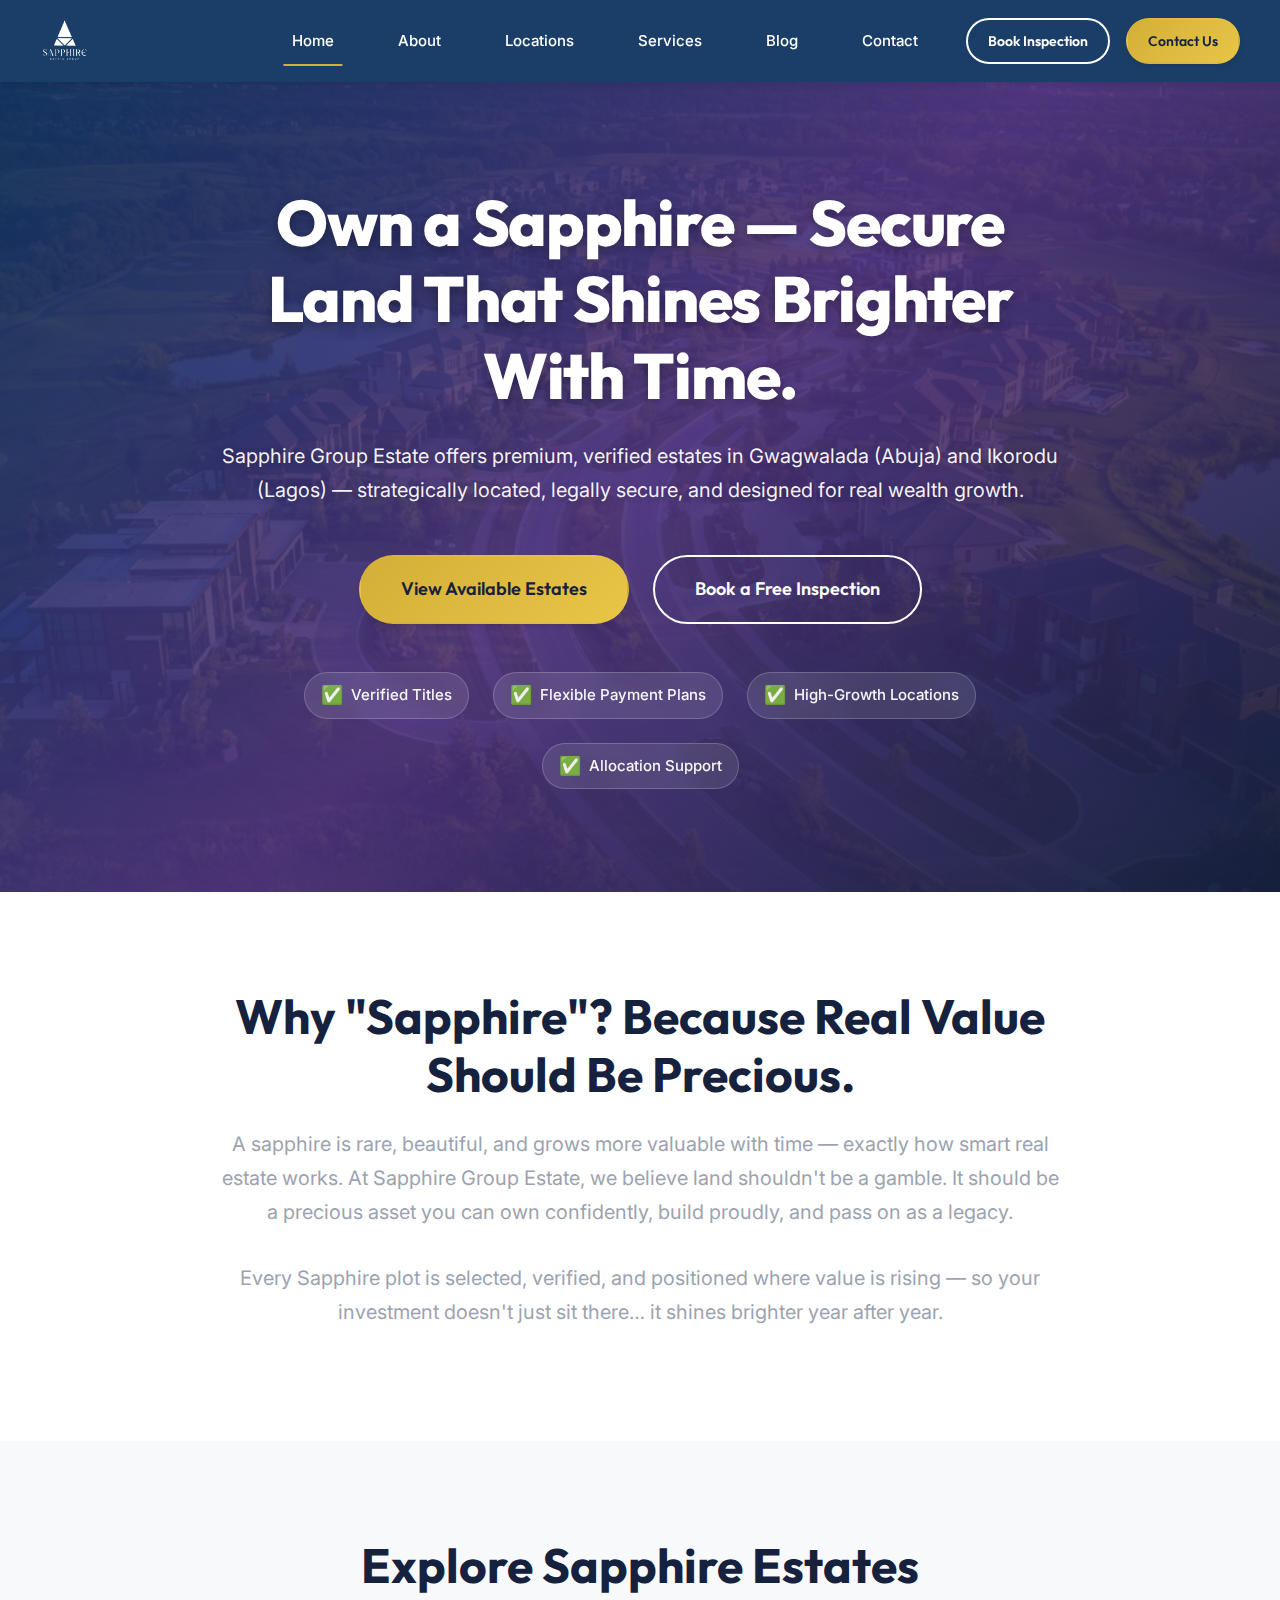
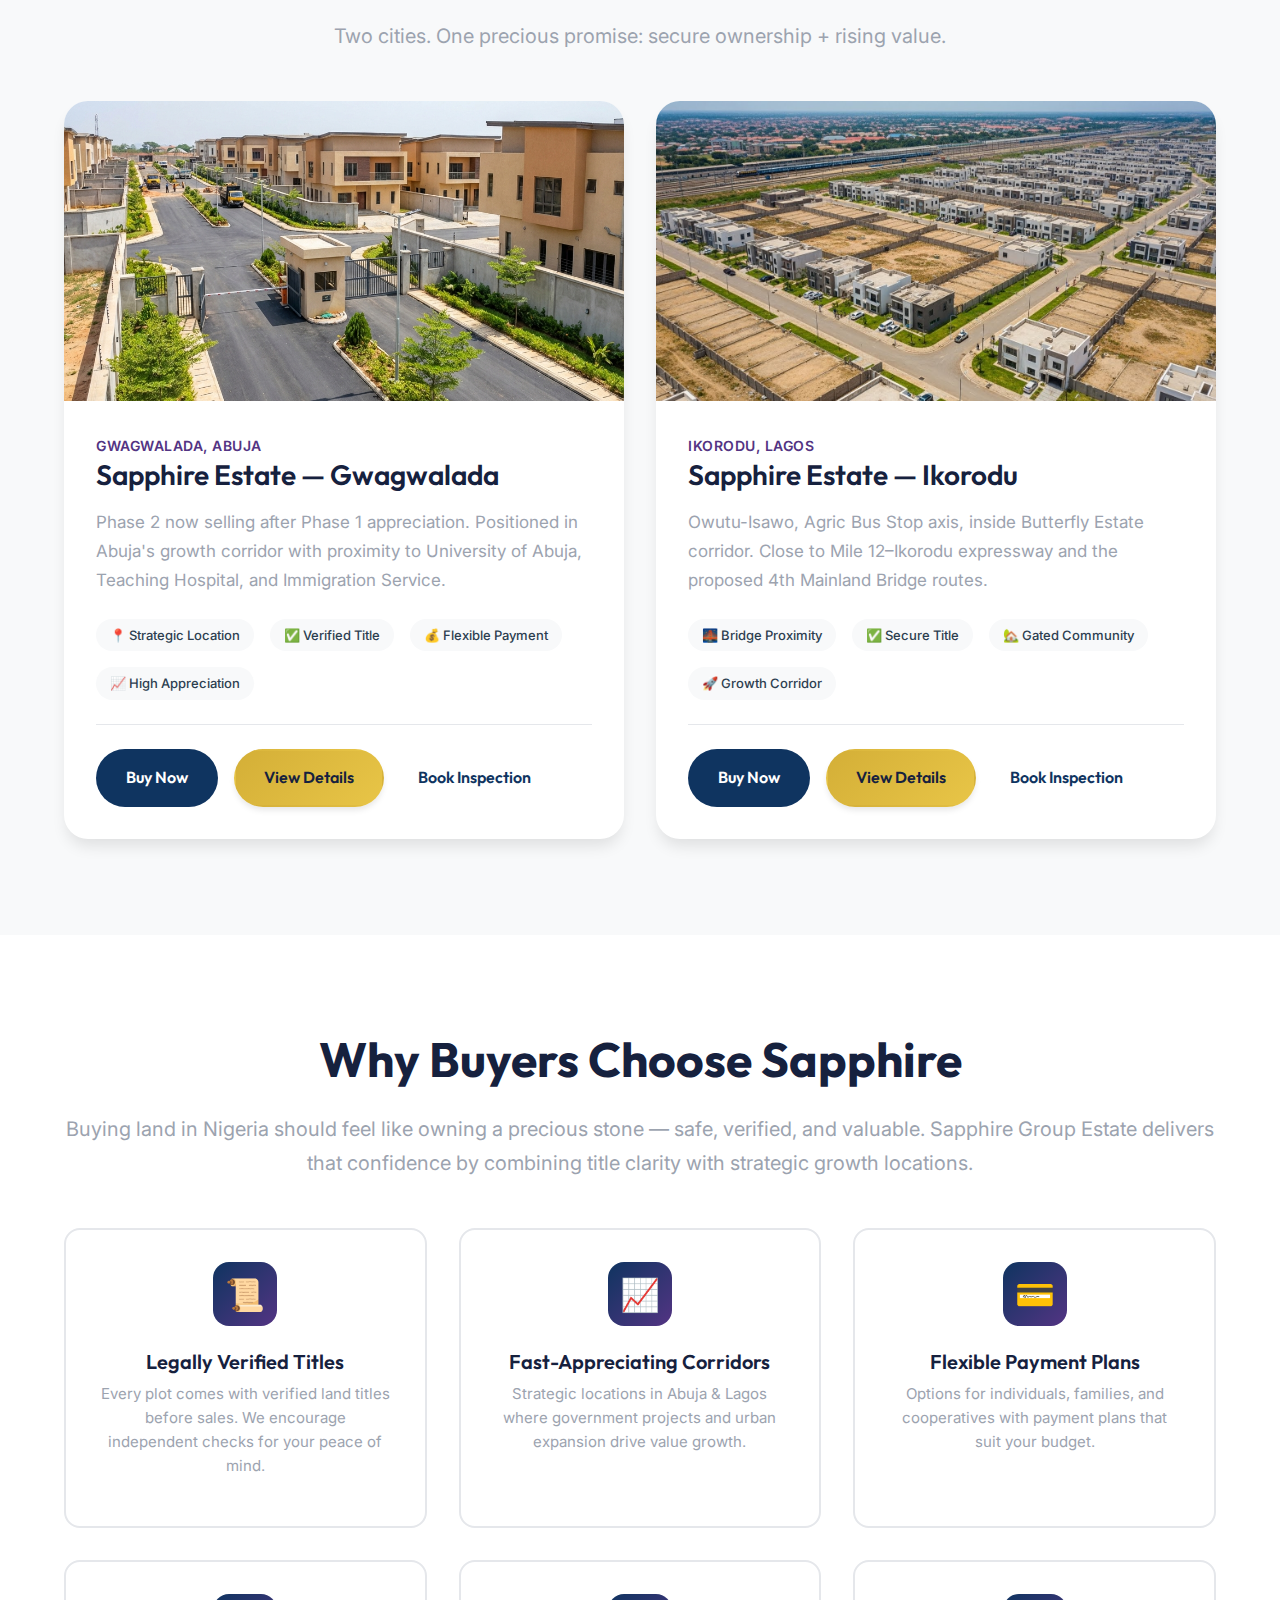
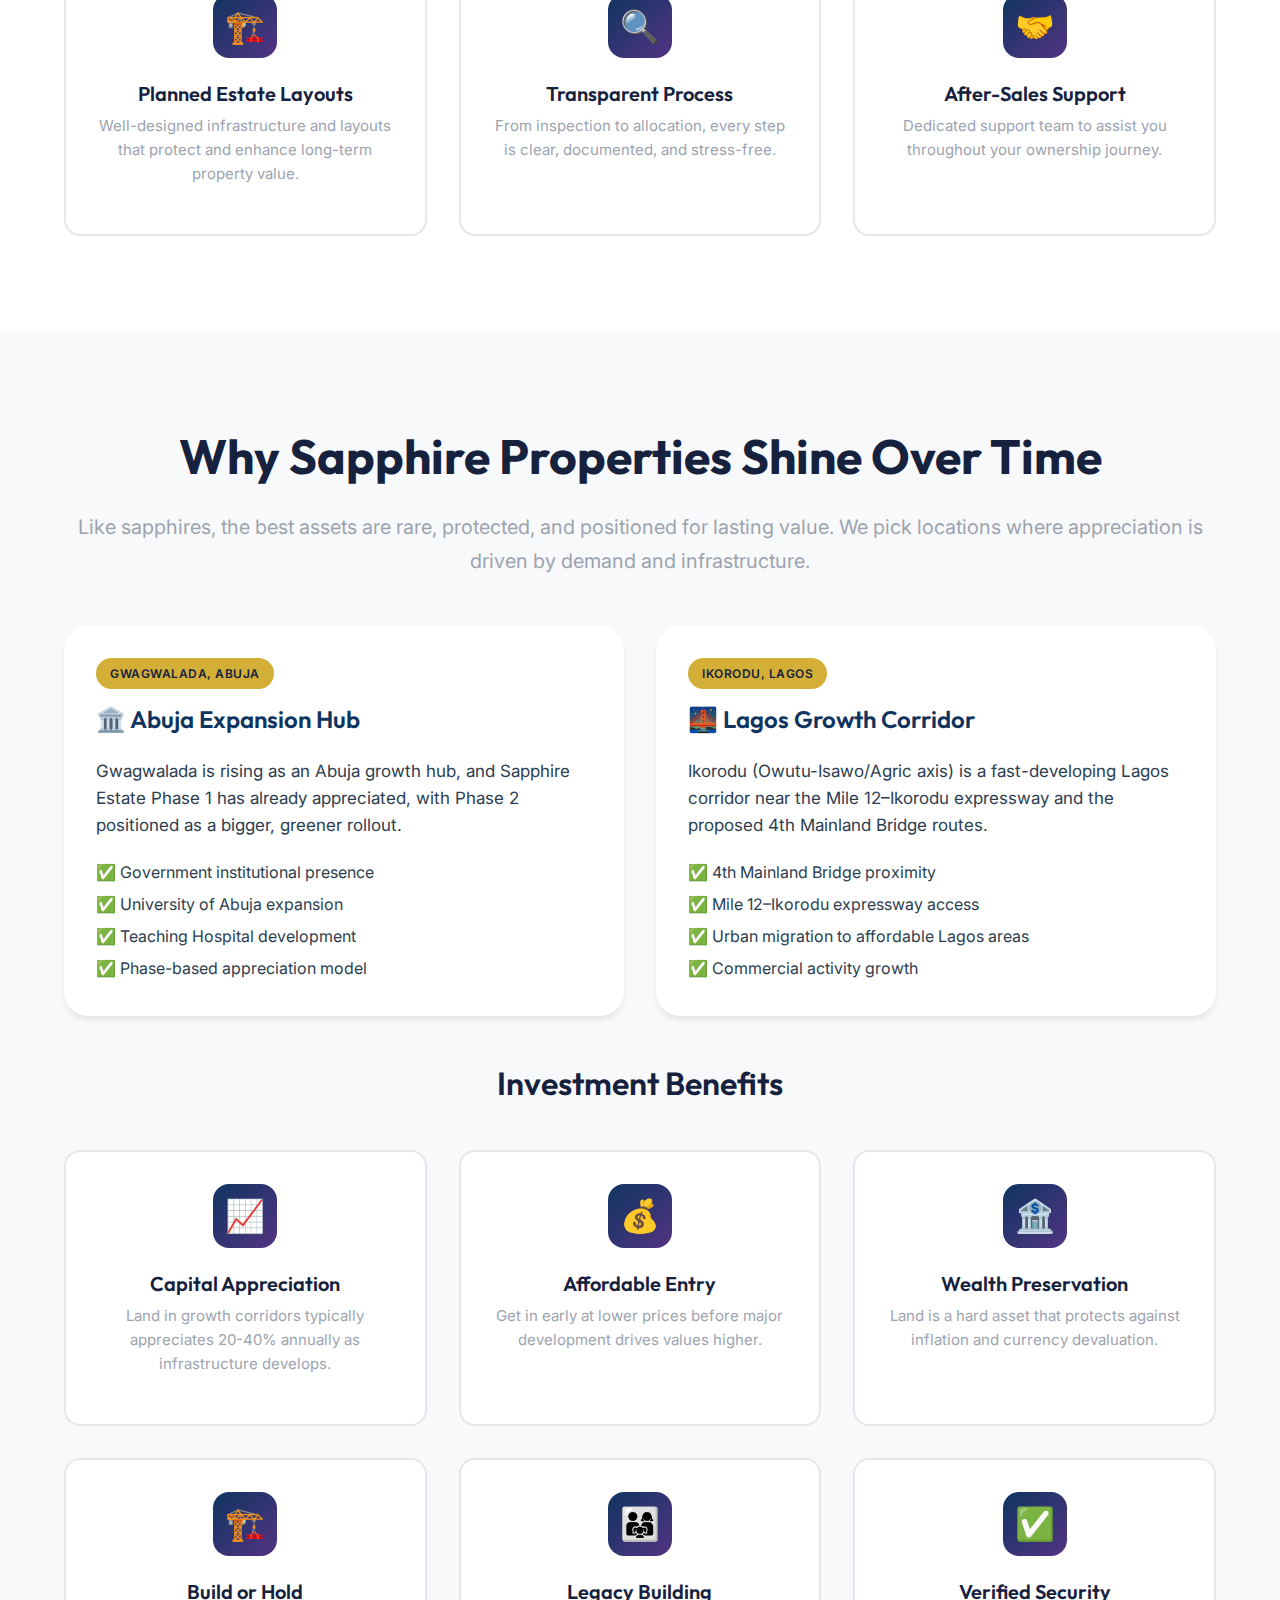
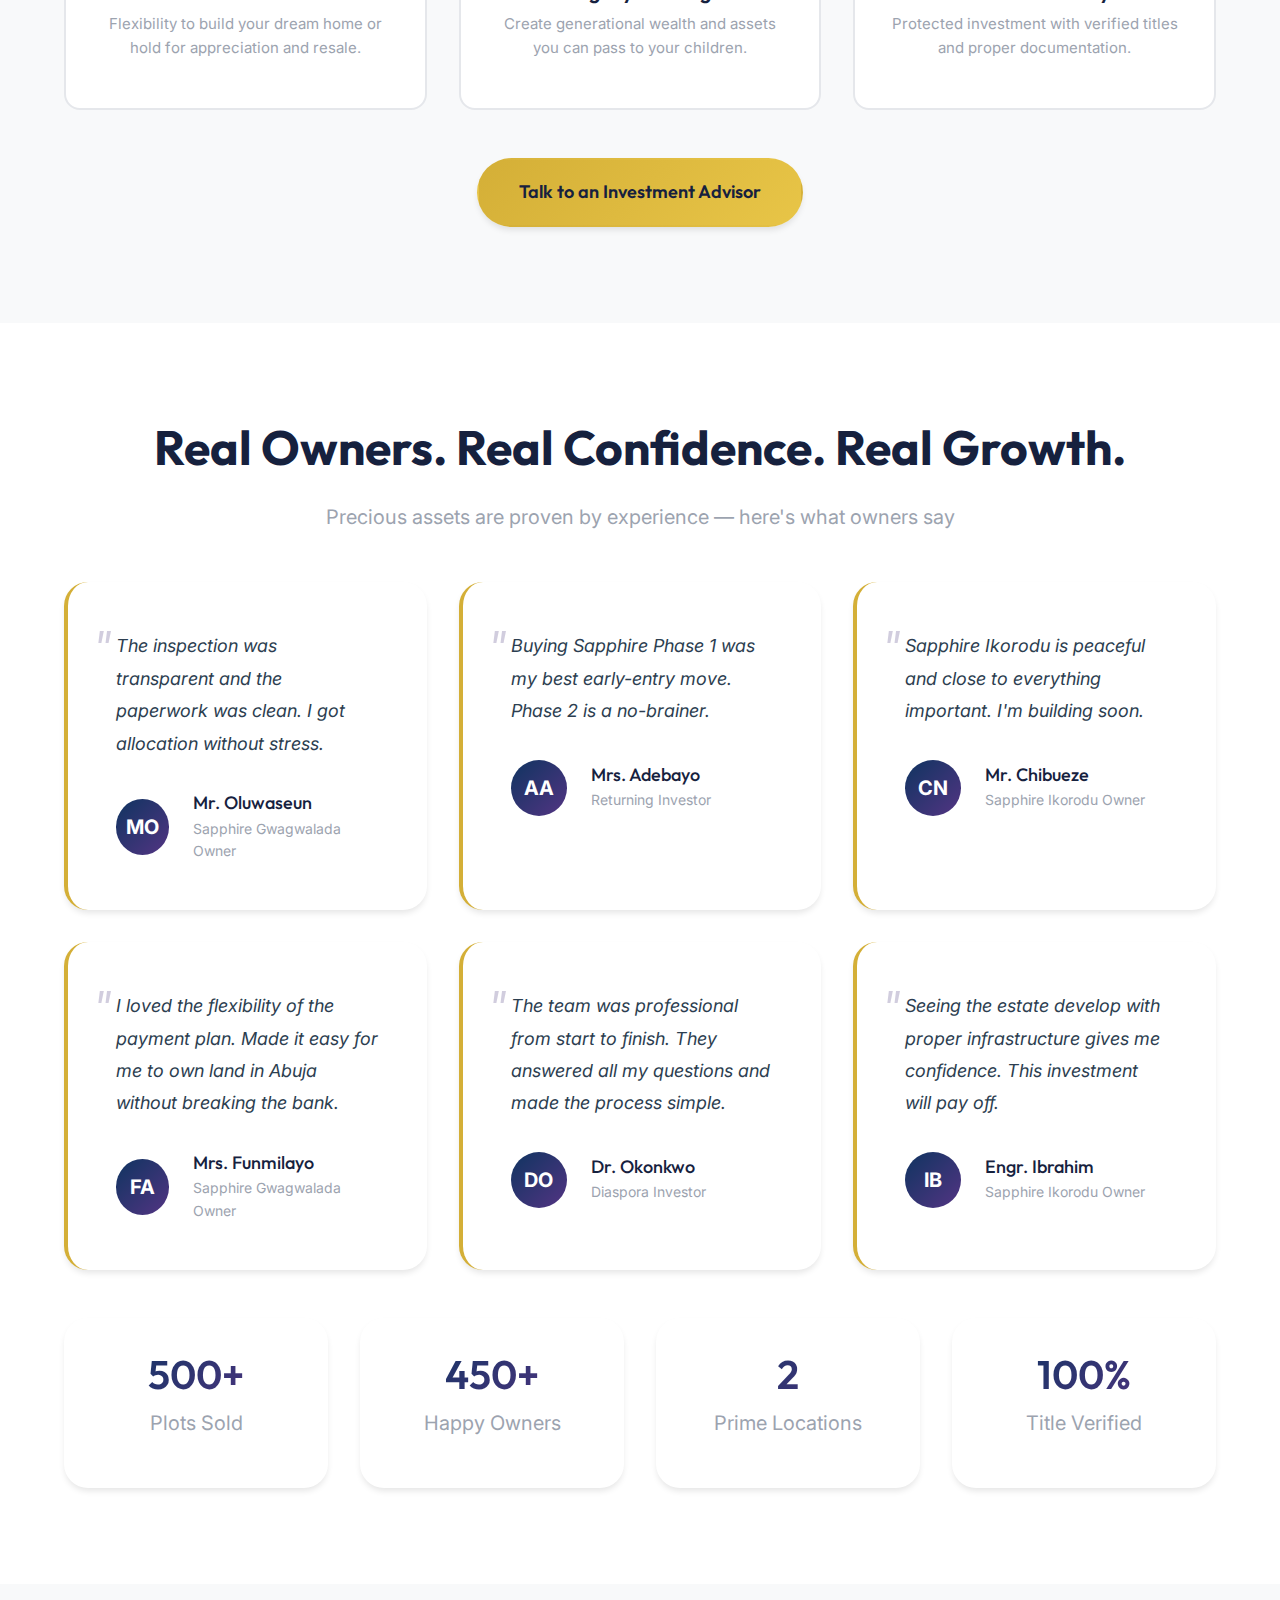
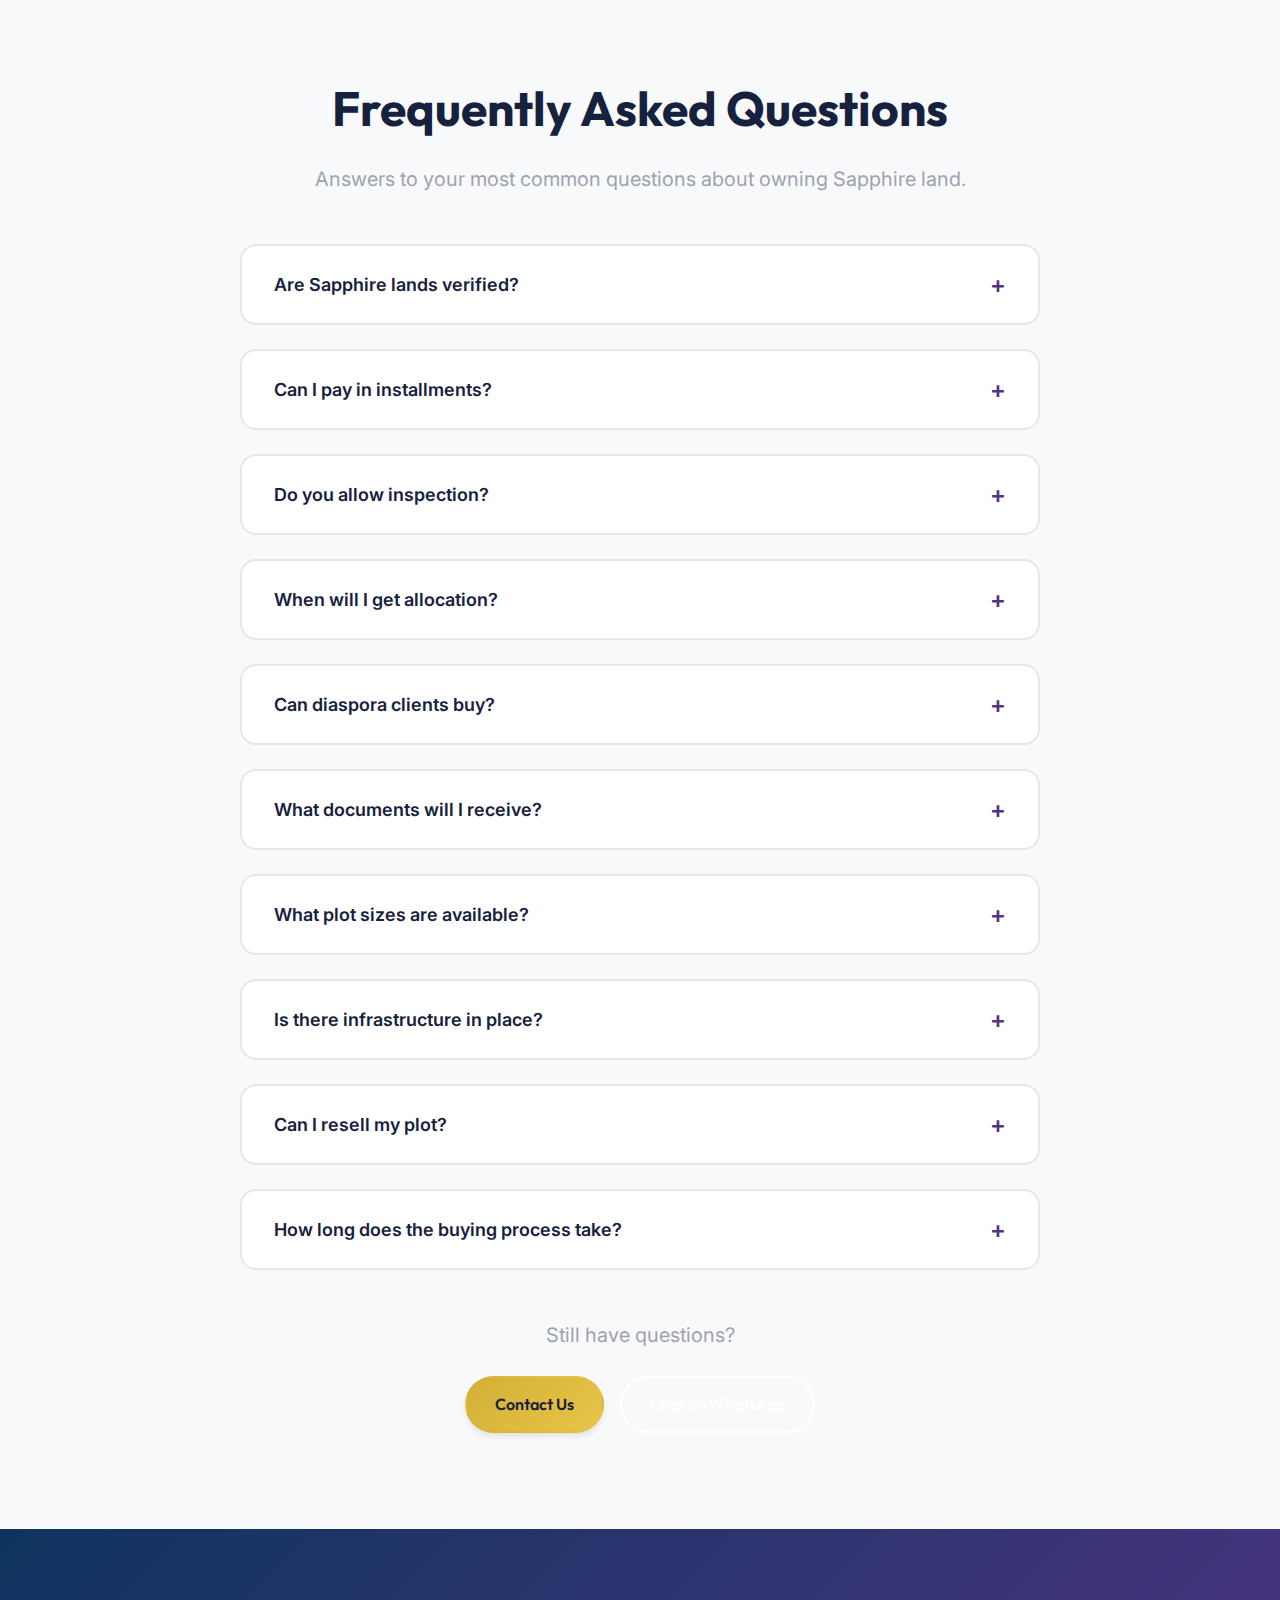
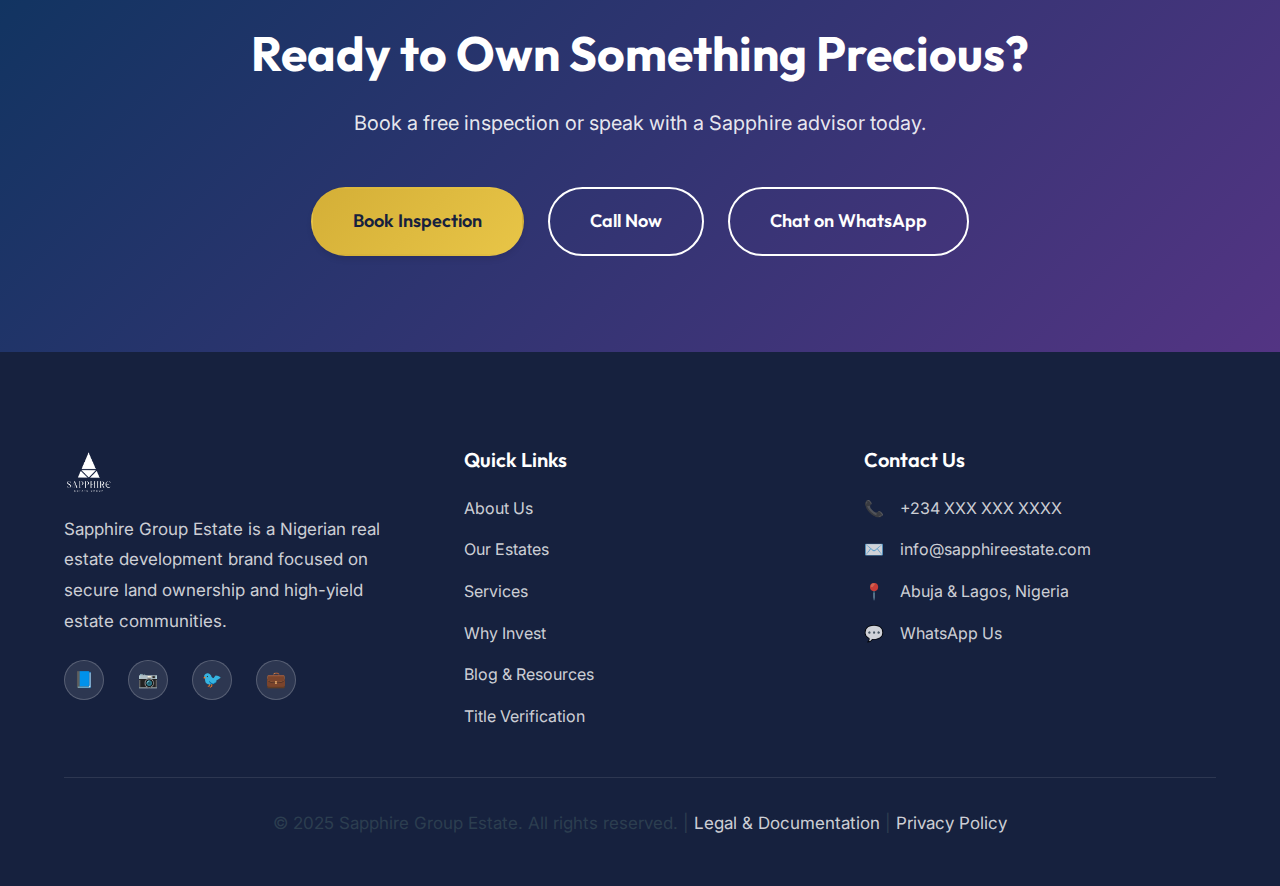
<file: index.html>
<!DOCTYPE html>
<html lang="en">

<head>
    <meta charset="UTF-8">
    <meta name="viewport" content="width=device-width, initial-scale=1.0">
    <meta name="description"
        content="Sapphire Group Estate offers premium, verified estates in Gwagwalada (Abuja) and Ikorodu (Lagos) — strategically located, legally secure, and designed for real wealth growth.">
    <meta name="keywords"
        content="real estate Nigeria, land for sale Abuja, land for sale Lagos, Gwagwalada estate, Ikorodu estate, verified land titles, investment land Nigeria">
    <title>Sapphire Group Estate - Own Land That Shines Brighter With Time</title>
    <link rel="stylesheet" href="css/styles.css">
</head>

<body>
    <!-- Header -->
    <header class="header" id="header">
        <nav class="nav container">
            <a href="index.html" class="nav-brand">
                <img src="images/SAPPHIRE GROUP - WHITE.png" alt="Sapphire Group Estate" class="nav-logo">
            </a>

            <div class="nav-menu" id="navMenu">
                <a href="index.html" class="nav-link active">Home</a>
                <a href="about.html" class="nav-link">About</a>
                <a href="locations.html" class="nav-link">Locations</a>
                <a href="services.html" class="nav-link">Services</a>
                <a href="blog.html" class="nav-link">Blog</a>
                <a href="contact.html" class="nav-link">Contact</a>

                <div class="nav-cta">
                    <a href="contact.html#inspection" class="btn btn-secondary btn-sm">Book Inspection</a>
                    <a href="contact.html" class="btn btn-primary btn-sm">Contact Us</a>
                </div>
            </div>

            <button class="nav-toggle" id="navToggle">
                <span></span>
                <span></span>
                <span></span>
            </button>
        </nav>
    </header>

    <!-- Hero Section -->
    <section class="hero">
        <img src="images/hero-bg.png" alt="Luxury Real Estate" class="hero-bg">
        <div class="hero-overlay"></div>
        <div class="hero-content">
            <h1>Own a Sapphire — Secure Land That Shines Brighter With Time.</h1>
            <p class="lead">Sapphire Group Estate offers premium, verified estates in Gwagwalada (Abuja) and Ikorodu
                (Lagos) — strategically located, legally secure, and designed for real wealth growth.</p>

            <div class="hero-cta">
                <a href="locations.html" class="btn btn-primary btn-lg">View Available Estates</a>
                <a href="contact.html#inspection" class="btn btn-secondary btn-lg">Book a Free Inspection</a>
            </div>

            <div class="trust-badges">
                <span class="trust-badge">Verified Titles</span>
                <span class="trust-badge">Flexible Payment Plans</span>
                <span class="trust-badge">High-Growth Locations</span>
                <span class="trust-badge">Allocation Support</span>
            </div>
        </div>
    </section>

    <!-- Brand Story -->
    <section class="section">
        <div class="container container-narrow text-center">
            <h2>Why "Sapphire"? Because Real Value Should Be Precious.</h2>
            <p class="lead mb-lg">A sapphire is rare, beautiful, and grows more valuable with time — exactly how smart
                real estate works. At Sapphire Group Estate, we believe land shouldn't be a gamble. It should be a
                precious asset you can own confidently, build proudly, and pass on as a legacy.</p>
            <p class="lead">Every Sapphire plot is selected, verified, and positioned where value is rising — so your
                investment doesn't just sit there… it shines brighter year after year.</p>
        </div>
    </section>

    <!-- Featured Estates -->
    <section class="section bg-light">
        <div class="container">
            <div class="text-center mb-xl">
                <h2>Explore Sapphire Estates</h2>
                <p class="lead">Two cities. One precious promise: secure ownership + rising value.</p>
            </div>

            <div class="grid grid-2">
                <!-- Gwagwalada Estate Card -->
                <article class="estate-card">
                    <img src="images/gwagwalada-estate.png" alt="Sapphire Estate Gwagwalada" class="estate-card-image">
                    <div class="estate-card-content">
                        <span class="estate-card-location">Gwagwalada, Abuja</span>
                        <h3 class="estate-card-title">Sapphire Estate — Gwagwalada</h3>
                        <p class="estate-card-description">Phase 2 now selling after Phase 1 appreciation. Positioned in
                            Abuja's growth corridor with proximity to University of Abuja, Teaching Hospital, and
                            Immigration Service.</p>

                        <div class="estate-card-features">
                            <span class="estate-feature-tag">📍 Strategic Location</span>
                            <span class="estate-feature-tag">✅ Verified Title</span>
                            <span class="estate-feature-tag">💰 Flexible Payment</span>
                            <span class="estate-feature-tag">📈 High Appreciation</span>
                        </div>

                        <div class="estate-card-actions">
                            <a href="https://zfrmz.com/7VfiikCg9MpFuEYfFphD" class="btn btn-outline2">Buy Now</a>
                            <a href="gwagwalada.html" class="btn btn-primary">View Details</a>
                            <a href="contact.html#inspection" class="btn btn-ghost">Book Inspection</a>
                        </div>
                    </div>
                </article>

                <!-- Ikorodu Estate Card -->
                <article class="estate-card">
                    <img src="images/ikorodu-estate.png" alt="Sapphire Estate Ikorodu" class="estate-card-image">
                    <div class="estate-card-content">
                        <span class="estate-card-location">Ikorodu, Lagos</span>
                        <h3 class="estate-card-title">Sapphire Estate — Ikorodu</h3>
                        <p class="estate-card-description">Owutu-Isawo, Agric Bus Stop axis, inside Butterfly Estate
                            corridor. Close to Mile 12–Ikorodu expressway and the proposed 4th Mainland Bridge routes.
                        </p>

                        <div class="estate-card-features">
                            <span class="estate-feature-tag">🌉 Bridge Proximity</span>
                            <span class="estate-feature-tag">✅ Secure Title</span>
                            <span class="estate-feature-tag">🏡 Gated Community</span>
                            <span class="estate-feature-tag">🚀 Growth Corridor</span>
                        </div>

                        <div class="estate-card-actions">
                            <a href="https://zfrmz.com/7VfiikCg9MpFuEYfFphD" class="btn btn-outline2">Buy Now</a>
                            <a href="ikorodu.html" class="btn btn-primary">View Details</a>
                            <a href="contact.html#inspection" class="btn btn-ghost">Book Inspection</a>
                        </div>
                    </div>
                </article>
            </div>
        </div>
    </section>

    <!-- Why Buyers Choose Sapphire -->
    <section class="section">
        <div class="container">
            <div class="text-center mb-xl">
                <h2>Why Buyers Choose Sapphire</h2>
                <p class="lead">Buying land in Nigeria should feel like owning a precious stone — safe, verified, and
                    valuable. Sapphire Group Estate delivers that confidence by combining title clarity with strategic
                    growth locations.</p>
            </div>

            <div class="features-grid">
                <div class="feature-item">
                    <div class="feature-icon">📜</div>
                    <h4 class="feature-title">Legally Verified Titles</h4>
                    <p class="feature-description">Every plot comes with verified land titles before sales. We encourage
                        independent checks for your peace of mind.</p>
                </div>

                <div class="feature-item">
                    <div class="feature-icon">📈</div>
                    <h4 class="feature-title">Fast-Appreciating Corridors</h4>
                    <p class="feature-description">Strategic locations in Abuja & Lagos where government projects and
                        urban expansion drive value growth.</p>
                </div>

                <div class="feature-item">
                    <div class="feature-icon">💳</div>
                    <h4 class="feature-title">Flexible Payment Plans</h4>
                    <p class="feature-description">Options for individuals, families, and cooperatives with payment
                        plans that suit your budget.</p>
                </div>

                <div class="feature-item">
                    <div class="feature-icon">🏗️</div>
                    <h4 class="feature-title">Planned Estate Layouts</h4>
                    <p class="feature-description">Well-designed infrastructure and layouts that protect and enhance
                        long-term property value.</p>
                </div>

                <div class="feature-item">
                    <div class="feature-icon">🔍</div>
                    <h4 class="feature-title">Transparent Process</h4>
                    <p class="feature-description">From inspection to allocation, every step is clear, documented, and
                        stress-free.</p>
                </div>

                <div class="feature-item">
                    <div class="feature-icon">🤝</div>
                    <h4 class="feature-title">After-Sales Support</h4>
                    <p class="feature-description">Dedicated support team to assist you throughout your ownership
                        journey.</p>
                </div>
            </div>
        </div>
    </section>

    <!-- Why Invest Section -->
    <section class="section bg-light" id="why-invest">
        <div class="container">
            <div class="text-center mb-xl">
                <h2>Why Sapphire Properties Shine Over Time</h2>
                <p class="lead">Like sapphires, the best assets are rare, protected, and positioned for lasting value.
                    We pick locations where appreciation is driven by demand and infrastructure.</p>
            </div>

            <div class="grid grid-2">
                <div class="card">
                    <span class="card-badge">Gwagwalada, Abuja</span>
                    <h4 class="text-primary">🏛️ Abuja Expansion Hub</h4>
                    <p>Gwagwalada is rising as an Abuja growth hub, and Sapphire Estate Phase 1 has already appreciated,
                        with Phase 2 positioned as a bigger, greener rollout.</p>
                    <ul style="line-height: 2; margin-top: 1rem;">
                        <li>✅ Government institutional presence</li>
                        <li>✅ University of Abuja expansion</li>
                        <li>✅ Teaching Hospital development</li>
                        <li>✅ Phase-based appreciation model</li>
                    </ul>
                </div>

                <div class="card">
                    <span class="card-badge">Ikorodu, Lagos</span>
                    <h4 class="text-primary">🌉 Lagos Growth Corridor</h4>
                    <p>Ikorodu (Owutu-Isawo/Agric axis) is a fast-developing Lagos corridor near the Mile 12–Ikorodu
                        expressway and the proposed 4th Mainland Bridge routes.</p>
                    <ul style="line-height: 2; margin-top: 1rem;">
                        <li>✅ 4th Mainland Bridge proximity</li>
                        <li>✅ Mile 12–Ikorodu expressway access</li>
                        <li>✅ Urban migration to affordable Lagos areas</li>
                        <li>✅ Commercial activity growth</li>
                    </ul>
                </div>
            </div>

            <!-- Investment Benefits -->
            <div class="text-center mt-xl mb-lg">
                <h3>Investment Benefits</h3>
            </div>

            <div class="features-grid">
                <div class="feature-item">
                    <div class="feature-icon">📈</div>
                    <h4 class="feature-title">Capital Appreciation</h4>
                    <p class="feature-description">Land in growth corridors typically appreciates 20-40% annually as
                        infrastructure develops.</p>
                </div>

                <div class="feature-item">
                    <div class="feature-icon">💰</div>
                    <h4 class="feature-title">Affordable Entry</h4>
                    <p class="feature-description">Get in early at lower prices before major development drives values
                        higher.</p>
                </div>

                <div class="feature-item">
                    <div class="feature-icon">🏦</div>
                    <h4 class="feature-title">Wealth Preservation</h4>
                    <p class="feature-description">Land is a hard asset that protects against inflation and currency
                        devaluation.</p>
                </div>

                <div class="feature-item">
                    <div class="feature-icon">🏗️</div>
                    <h4 class="feature-title">Build or Hold</h4>
                    <p class="feature-description">Flexibility to build your dream home or hold for appreciation and
                        resale.</p>
                </div>

                <div class="feature-item">
                    <div class="feature-icon">👨‍👩‍👧</div>
                    <h4 class="feature-title">Legacy Building</h4>
                    <p class="feature-description">Create generational wealth and assets you can pass to your children.</p>
                </div>

                <div class="feature-item">
                    <div class="feature-icon">✅</div>
                    <h4 class="feature-title">Verified Security</h4>
                    <p class="feature-description">Protected investment with verified titles and proper documentation.</p>
                </div>
            </div>

            <div class="text-center mt-xl">
                <a href="contact.html" class="btn btn-primary btn-lg">Talk to an Investment Advisor</a>
            </div>
        </div>
    </section>

    <!-- Testimonials -->
    <section class="section" id="testimonials">
        <div class="container">
            <div class="text-center mb-xl">
                <h2>Real Owners. Real Confidence. Real Growth.</h2>
                <p class="lead">Precious assets are proven by experience — here's what owners say</p>
            </div>

            <div class="grid grid-3">
                <div class="testimonial-card">
                    <p class="testimonial-quote">The inspection was transparent and the paperwork was clean. I got
                        allocation without stress.</p>
                    <div class="testimonial-author">
                        <div class="testimonial-avatar">MO</div>
                        <div class="testimonial-info">
                            <h5>Mr. Oluwaseun</h5>
                            <p>Sapphire Gwagwalada Owner</p>
                        </div>
                    </div>
                </div>

                <div class="testimonial-card">
                    <p class="testimonial-quote">Buying Sapphire Phase 1 was my best early-entry move. Phase 2 is a
                        no-brainer.</p>
                    <div class="testimonial-author">
                        <div class="testimonial-avatar">AA</div>
                        <div class="testimonial-info">
                            <h5>Mrs. Adebayo</h5>
                            <p>Returning Investor</p>
                        </div>
                    </div>
                </div>

                <div class="testimonial-card">
                    <p class="testimonial-quote">Sapphire Ikorodu is peaceful and close to everything important. I'm
                        building soon.</p>
                    <div class="testimonial-author">
                        <div class="testimonial-avatar">CN</div>
                        <div class="testimonial-info">
                            <h5>Mr. Chibueze</h5>
                            <p>Sapphire Ikorodu Owner</p>
                        </div>
                    </div>
                </div>

                <div class="testimonial-card">
                    <p class="testimonial-quote">I loved the flexibility of the payment plan. Made it easy for me to own
                        land in Abuja without breaking the bank.</p>
                    <div class="testimonial-author">
                        <div class="testimonial-avatar">FA</div>
                        <div class="testimonial-info">
                            <h5>Mrs. Funmilayo</h5>
                            <p>Sapphire Gwagwalada Owner</p>
                        </div>
                    </div>
                </div>

                <div class="testimonial-card">
                    <p class="testimonial-quote">The team was professional from start to finish. They answered all my
                        questions and made the process simple.</p>
                    <div class="testimonial-author">
                        <div class="testimonial-avatar">DO</div>
                        <div class="testimonial-info">
                            <h5>Dr. Okonkwo</h5>
                            <p>Diaspora Investor</p>
                        </div>
                    </div>
                </div>

                <div class="testimonial-card">
                    <p class="testimonial-quote">Seeing the estate develop with proper infrastructure gives me
                        confidence. This investment will pay off.</p>
                    <div class="testimonial-author">
                        <div class="testimonial-avatar">IB</div>
                        <div class="testimonial-info">
                            <h5>Engr. Ibrahim</h5>
                            <p>Sapphire Ikorodu Owner</p>
                        </div>
                    </div>
                </div>
            </div>

            <!-- Stats -->
            <div class="grid grid-4 mt-xl">
                <div class="card text-center">
                    <h3 class="text-gradient" style="font-size: 2.5rem; margin-bottom: 0.5rem;">500+</h3>
                    <p class="lead">Plots Sold</p>
                </div>

                <div class="card text-center">
                    <h3 class="text-gradient" style="font-size: 2.5rem; margin-bottom: 0.5rem;">450+</h3>
                    <p class="lead">Happy Owners</p>
                </div>

                <div class="card text-center">
                    <h3 class="text-gradient" style="font-size: 2.5rem; margin-bottom: 0.5rem;">2</h3>
                    <p class="lead">Prime Locations</p>
                </div>

                <div class="card text-center">
                    <h3 class="text-gradient" style="font-size: 2.5rem; margin-bottom: 0.5rem;">100%</h3>
                    <p class="lead">Title Verified</p>
                </div>
            </div>
        </div>
    </section>

    <!-- FAQ Section -->
    <section class="section bg-light" id="faq">
        <div class="container">
            <div class="text-center mb-xl">
                <h2>Frequently Asked Questions</h2>
                <p class="lead">Answers to your most common questions about owning Sapphire land.</p>
            </div>

            <div class="faq-accordion">
                <div class="faq-item">
                    <button class="faq-question">
                        Are Sapphire lands verified?
                        <span class="faq-icon">+</span>
                    </button>
                    <div class="faq-answer">
                        <div class="faq-answer-content">
                            Yes. Each estate is sold with verifiable documentation, and we encourage independent checks.
                            We provide all necessary documents including survey plans, government approvals, and title
                            documents for your verification.
                        </div>
                    </div>
                </div>

                <div class="faq-item">
                    <button class="faq-question">
                        Can I pay in installments?
                        <span class="faq-icon">+</span>
                    </button>
                    <div class="faq-answer">
                        <div class="faq-answer-content">
                            Yes. Flexible payment plans apply per estate. We offer 3-month, 6-month, and 12-month
                            payment plans, as well as outright purchase options. Corporate and cooperative payment
                            structures are also available.
                        </div>
                    </div>
                </div>

                <div class="faq-item">
                    <button class="faq-question">
                        Do you allow inspection?
                        <span class="faq-icon">+</span>
                    </button>
                    <div class="faq-answer">
                        <div class="faq-answer-content">
                            Yes — physical and virtual inspections are available by booking. We encourage all potential
                            buyers to inspect the properties before making a purchase decision.
                        </div>
                    </div>
                </div>

                <div class="faq-item">
                    <button class="faq-question">
                        When will I get allocation?
                        <span class="faq-icon">+</span>
                    </button>
                    <div class="faq-answer">
                        <div class="faq-answer-content">
                            Allocation follows the payment milestone stated in your contract. Typically, allocation
                            happens after full payment completion or at a specified percentage completion for
                            installment buyers.
                        </div>
                    </div>
                </div>

                <div class="faq-item">
                    <button class="faq-question">
                        Can diaspora clients buy?
                        <span class="faq-icon">+</span>
                    </button>
                    <div class="faq-answer">
                        <div class="faq-answer-content">
                            Yes. We provide virtual tours and secure payment channels for international buyers. Our team
                            will guide you through the entire process remotely, including documentation and allocation.
                        </div>
                    </div>
                </div>

                <div class="faq-item">
                    <button class="faq-question">
                        What documents will I receive?
                        <span class="faq-icon">+</span>
                    </button>
                    <div class="faq-answer">
                        <div class="faq-answer-content">
                            You will receive: Survey Plan, Deed of Assignment, Contract of Sale, Receipt, and relevant
                            government approval documents (varies by location - FCDA approvals for Gwagwalada,
                            Excision/Gazette for Ikorodu).
                        </div>
                    </div>
                </div>

                <div class="faq-item">
                    <button class="faq-question">
                        What plot sizes are available?
                        <span class="faq-icon">+</span>
                    </button>
                    <div class="faq-answer">
                        <div class="faq-answer-content">
                            We offer multiple plot sizes including 300sqm, 500sqm, and 600sqm options. Specific
                            availability varies by location and phase. Contact us for current inventory.
                        </div>
                    </div>
                </div>

                <div class="faq-item">
                    <button class="faq-question">
                        Is there infrastructure in place?
                        <span class="faq-icon">+</span>
                    </button>
                    <div class="faq-answer">
                        <div class="faq-answer-content">
                            Yes. Our estates feature paved roads, drainage systems, perimeter fencing, gated security,
                            and provisions for power and water. Development is phased to ensure infrastructure
                            readiness.
                        </div>
                    </div>
                </div>

                <div class="faq-item">
                    <button class="faq-question">
                        Can I resell my plot?
                        <span class="faq-icon">+</span>
                    </button>
                    <div class="faq-answer">
                        <div class="faq-answer-content">
                            Yes. After full payment and allocation, you own the property and can resell at any time. We
                            can also provide assistance connecting you with interested buyers.
                        </div>
                    </div>
                </div>

                <div class="faq-item">
                    <button class="faq-question">
                        How long does the buying process take?
                        <span class="faq-icon">+</span>
                    </button>
                    <div class="faq-answer">
                        <div class="faq-answer-content">
                            For outright purchases, the process can be completed in 1-2 weeks after inspection. For
                            installment plans, timeline depends on your chosen payment schedule (3, 6, or 12 months).
                        </div>
                    </div>
                </div>
            </div>

            <!-- Still Have Questions -->
            <div class="text-center mt-xl">
                <p class="lead mb-md">Still have questions?</p>
                <div class="flex-center" style="gap: 1rem; flex-wrap: wrap;">
                    <a href="contact.html" class="btn btn-primary">Contact Us</a>
                    <a href="https://wa.me/234XXXXXXXXXX" class="btn btn-secondary">Chat on WhatsApp</a>
                </div>
            </div>
        </div>
    </section>

    <!-- Final CTA -->
    <section class="cta-section">
        <div class="container container-narrow">
            <h2>Ready to Own Something Precious?</h2>
            <p>Book a free inspection or speak with a Sapphire advisor today.</p>
            <div class="cta-buttons">
                <a href="contact.html#inspection" class="btn btn-primary btn-lg">Book Inspection</a>
                <a href="tel:+234XXXXXXXXXX" class="btn btn-secondary btn-lg">Call Now</a>
                <a href="https://wa.me/234XXXXXXXXXX" class="btn btn-secondary btn-lg" target="_blank">Chat on
                    WhatsApp</a>
            </div>
        </div>
    </section>

    <!-- Footer -->
    <footer class="footer">
        <div class="container">
            <div class="footer-content">
                <div class="footer-section">
                    <img src="images/SAPPHIRE GROUP - WHITE.png" alt="Sapphire Group Estate"
                        style="height: 50px; margin-bottom: 1rem;">
                    <p>Sapphire Group Estate is a Nigerian real estate development brand focused on secure land
                        ownership and high-yield estate communities.</p>
                    <div class="footer-social">
                        <a href="#" class="social-link" aria-label="Facebook">📘</a>
                        <a href="#" class="social-link" aria-label="Instagram">📷</a>
                        <a href="#" class="social-link" aria-label="Twitter">🐦</a>
                        <a href="#" class="social-link" aria-label="LinkedIn">💼</a>
                    </div>
                </div>

                <div class="footer-section">
                    <h4>Quick Links</h4>
                    <div class="footer-links">
                        <a href="about.html" class="footer-link">About Us</a>
                        <a href="locations.html" class="footer-link">Our Estates</a>
                        <a href="services.html" class="footer-link">Services</a>
                        <a href="index.html#why-invest" class="footer-link">Why Invest</a>
                        <a href="blog.html" class="footer-link">Blog & Resources</a>
                        <a href="legal.html" class="footer-link">Title Verification</a>
                    </div>
                </div>

                <div class="footer-section">
                    <h4>Contact Us</h4>
                    <div class="footer-contact">
                        <div class="footer-contact-item">
                            <span>📞</span>
                            <span>+234 XXX XXX XXXX</span>
                        </div>
                        <div class="footer-contact-item">
                            <span>✉️</span>
                            <span>info@sapphireestate.com</span>
                        </div>
                        <div class="footer-contact-item">
                            <span>📍</span>
                            <span>Abuja & Lagos, Nigeria</span>
                        </div>
                        <div class="footer-contact-item">
                            <span>💬</span>
                            <a href="https://wa.me/234XXXXXXXXXX" class="footer-link">WhatsApp Us</a>
                        </div>
                    </div>
                </div>
            </div>

            <div class="footer-bottom">
                <p>&copy; 2025 Sapphire Group Estate. All rights reserved. | <a href="legal.html"
                        class="footer-link">Legal & Documentation</a> | <a href="legal.html" class="footer-link">Privacy
                        Policy</a></p>
            </div>
        </div>
    </footer>

    <!-- Exit Intent Popup -->
    <div class="modal" id="exitPopup">
        <div class="modal-content">
            <button class="modal-close" id="closePopup">×</button>
            <h3 class="text-center mb-md">📋 Want Today's Price List & Promo?</h3>
            <p class="text-center mb-lg">Drop your WhatsApp number and we'll send you exclusive offers!</p>
            <form id="popupForm">
                <div class="form-group">
                    <input type="tel" class="form-input" placeholder="Your WhatsApp Number" required>
                </div>
                <button type="submit" class="btn btn-primary" style="width: 100%;">Get Price List</button>
            </form>
        </div>
    </div>

    <script src="js/main.js"></script>
</body>

</html>
</file>
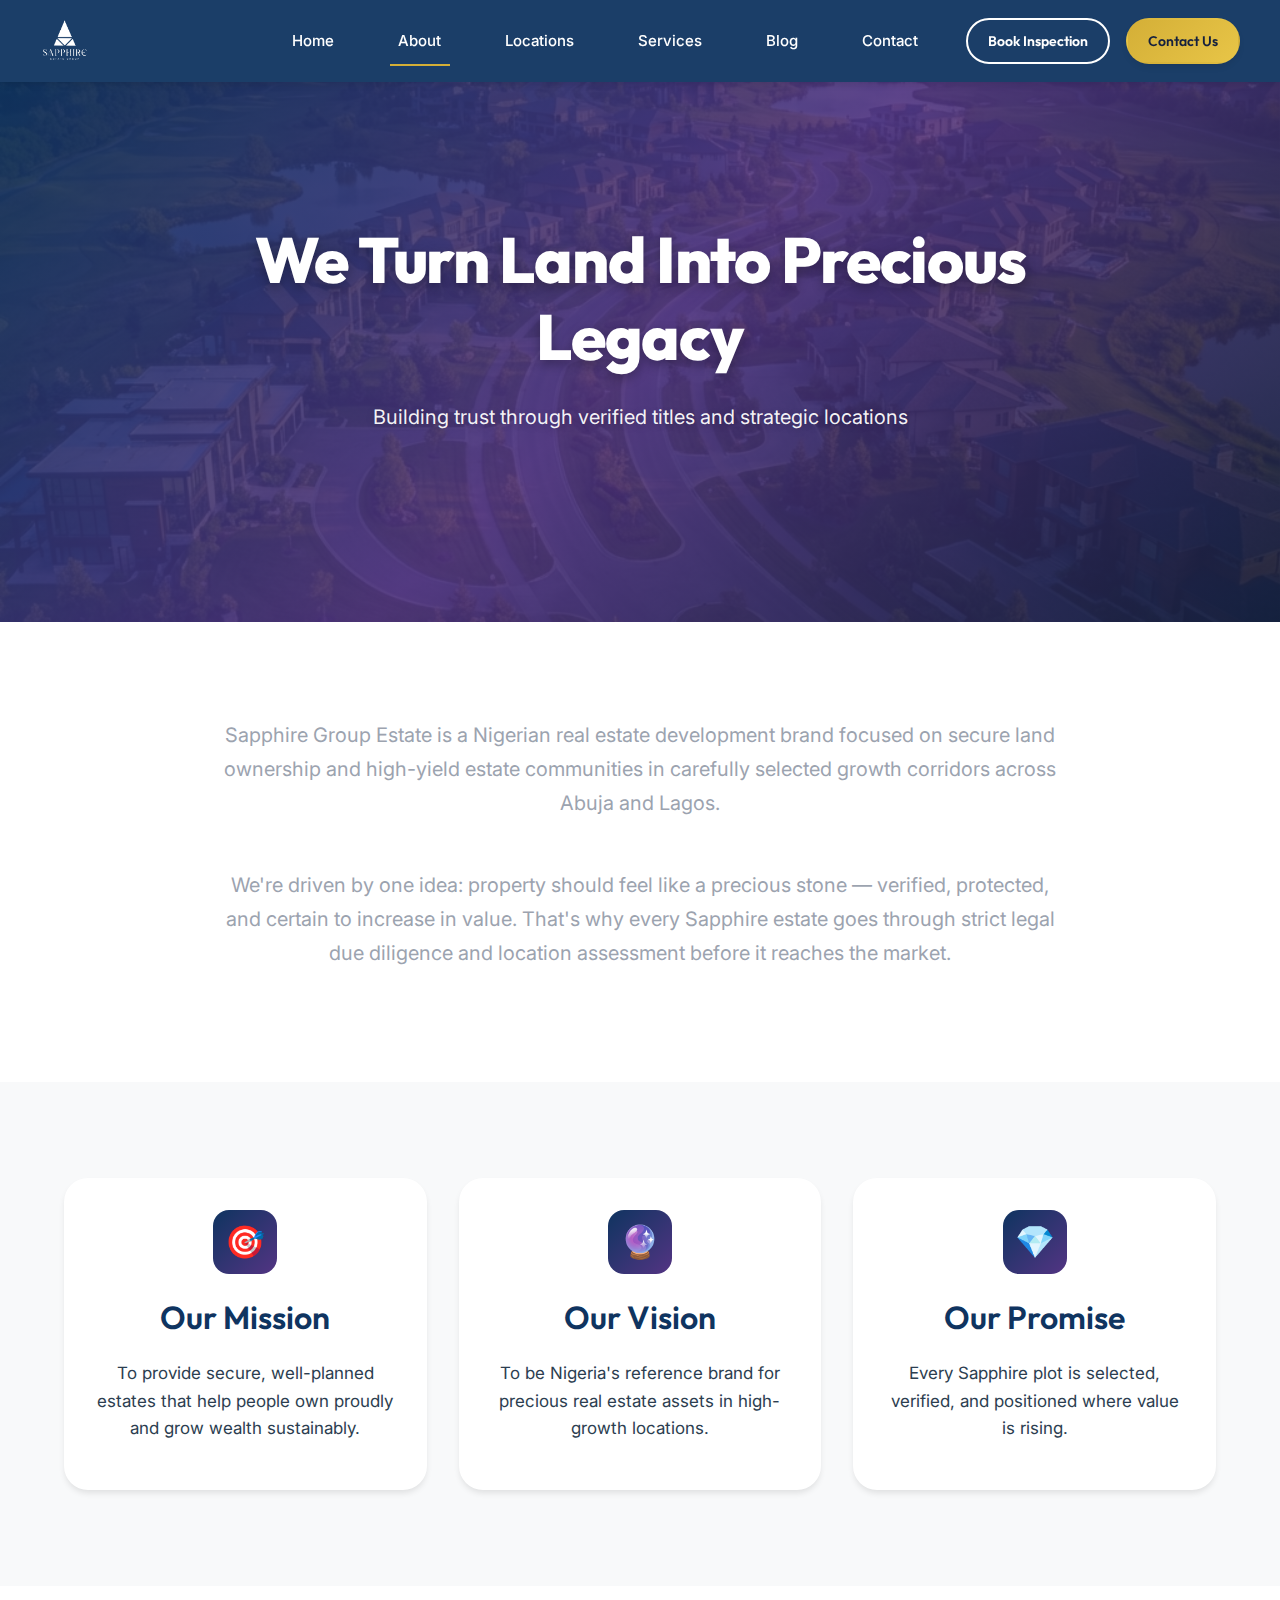
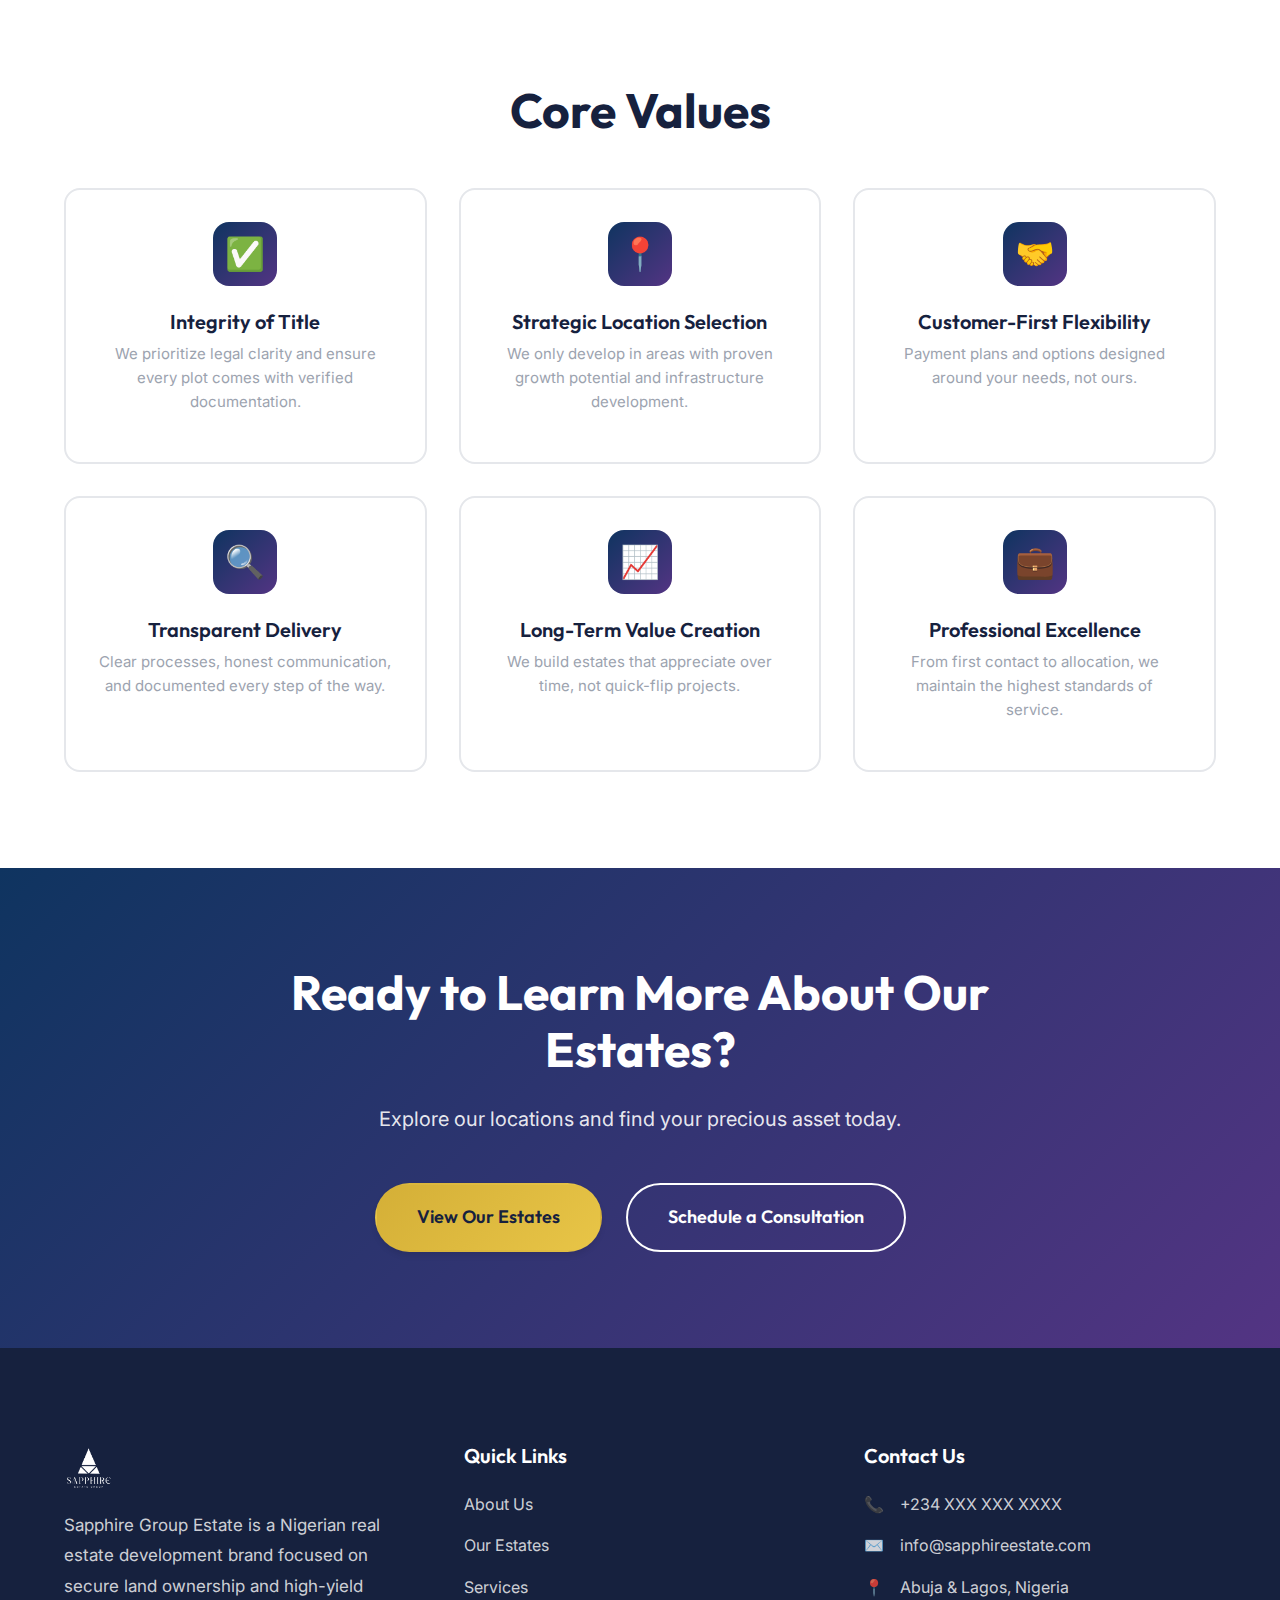
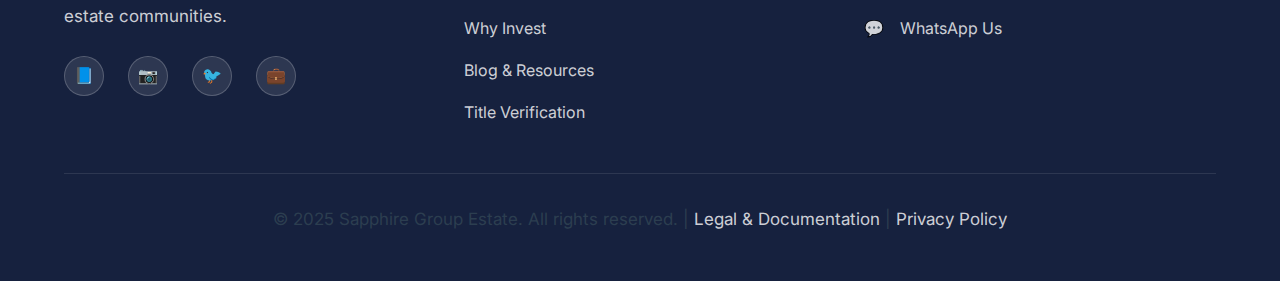
<file: about.html>
<!DOCTYPE html>
<html lang="en">

<head>
    <meta charset="UTF-8">
    <meta name="viewport" content="width=device-width, initial-scale=1.0">
    <meta name="description"
        content="Learn about Sapphire Group Estate - our mission to provide secure, well-planned estates for proud ownership and sustainable wealth growth in Nigeria.">
    <title>About Sapphire Group Estate - Our Mission & Values</title>
    <link rel="stylesheet" href="css/styles.css">
</head>

<body>
    <!-- Header -->
    <header class="header" id="header">
        <nav class="nav container">
            <a href="index.html" class="nav-brand">
                <img src="images/SAPPHIRE GROUP - WHITE.png" alt="Sapphire Group Estate" class="nav-logo">
            </a>

            <div class="nav-menu" id="navMenu">
                <a href="index.html" class="nav-link">Home</a>
                <a href="about.html" class="nav-link active">About</a>
                <a href="locations.html" class="nav-link">Locations</a>
                <a href="services.html" class="nav-link">Services</a>
                <a href="blog.html" class="nav-link">Blog</a>
                <a href="contact.html" class="nav-link">Contact</a>

                <div class="nav-cta">
                    <a href="contact.html#inspection" class="btn btn-secondary btn-sm">Book Inspection</a>
                    <a href="contact.html" class="btn btn-primary btn-sm">Contact Us</a>
                </div>
            </div>

            <button class="nav-toggle" id="navToggle">
                <span></span>
                <span></span>
                <span></span>
            </button>
        </nav>
    </header>

    <!-- Page Hero -->
    <section class="hero" style="min-height: 60vh;">
        <img src="images/hero-bg.png" alt="About Sapphire Group Estate" class="hero-bg">
        <div class="hero-overlay"></div>
        <div class="hero-content">
            <h1>We Turn Land Into Precious Legacy</h1>
            <p class="lead">Building trust through verified titles and strategic locations</p>
        </div>
    </section>

    <!-- About Content -->
    <section class="section">
        <div class="container container-narrow">
            <p class="lead text-center mb-xl">Sapphire Group Estate is a Nigerian real estate development brand focused
                on secure land ownership and high-yield estate communities in carefully selected growth corridors across
                Abuja and Lagos.</p>

            <p class="lead text-center">We're driven by one idea: property should feel like a precious stone — verified,
                protected, and certain to increase in value. That's why every Sapphire estate goes through strict legal
                due diligence and location assessment before it reaches the market.</p>
        </div>
    </section>

    <!-- Mission, Vision, Values -->
    <section class="section bg-light">
        <div class="container">
            <div class="grid grid-3">
                <div class="card text-center">
                    <div class="feature-icon" style="margin: 0 auto 1.5rem;">🎯</div>
                    <h3 class="text-primary">Our Mission</h3>
                    <p>To provide secure, well-planned estates that help people own proudly and grow wealth sustainably.
                    </p>
                </div>

                <div class="card text-center">
                    <div class="feature-icon" style="margin: 0 auto 1.5rem;">🔮</div>
                    <h3 class="text-primary">Our Vision</h3>
                    <p>To be Nigeria's reference brand for precious real estate assets in high-growth locations.</p>
                </div>

                <div class="card text-center">
                    <div class="feature-icon" style="margin: 0 auto 1.5rem;">💎</div>
                    <h3 class="text-primary">Our Promise</h3>
                    <p>Every Sapphire plot is selected, verified, and positioned where value is rising.</p>
                </div>
            </div>
        </div>
    </section>

    <!-- Core Values -->
    <section class="section">
        <div class="container">
            <h2 class="text-center mb-xl">Core Values</h2>

            <div class="features-grid">
                <div class="feature-item">
                    <div class="feature-icon">✅</div>
                    <h4 class="feature-title">Integrity of Title</h4>
                    <p class="feature-description">We prioritize legal clarity and ensure every plot comes with verified
                        documentation.</p>
                </div>

                <div class="feature-item">
                    <div class="feature-icon">📍</div>
                    <h4 class="feature-title">Strategic Location Selection</h4>
                    <p class="feature-description">We only develop in areas with proven growth potential and
                        infrastructure development.</p>
                </div>

                <div class="feature-item">
                    <div class="feature-icon">🤝</div>
                    <h4 class="feature-title">Customer-First Flexibility</h4>
                    <p class="feature-description">Payment plans and options designed around your needs, not ours.</p>
                </div>

                <div class="feature-item">
                    <div class="feature-icon">🔍</div>
                    <h4 class="feature-title">Transparent Delivery</h4>
                    <p class="feature-description">Clear processes, honest communication, and documented every step of
                        the way.</p>
                </div>

                <div class="feature-item">
                    <div class="feature-icon">📈</div>
                    <h4 class="feature-title">Long-Term Value Creation</h4>
                    <p class="feature-description">We build estates that appreciate over time, not quick-flip projects.
                    </p>
                </div>

                <div class="feature-item">
                    <div class="feature-icon">💼</div>
                    <h4 class="feature-title">Professional Excellence</h4>
                    <p class="feature-description">From first contact to allocation, we maintain the highest standards
                        of service.</p>
                </div>
            </div>
        </div>
    </section>

    <!-- CTA -->
    <section class="cta-section">
        <div class="container container-narrow">
            <h2>Ready to Learn More About Our Estates?</h2>
            <p>Explore our locations and find your precious asset today.</p>
            <div class="cta-buttons">
                <a href="locations.html" class="btn btn-primary btn-lg">View Our Estates</a>
                <a href="contact.html" class="btn btn-secondary btn-lg">Schedule a Consultation</a>
            </div>
        </div>
    </section>

    <!-- Footer -->
    <footer class="footer">
        <div class="container">
            <div class="footer-content">
                <div class="footer-section">
                    <img src="images/SAPPHIRE GROUP - WHITE.png" alt="Sapphire Group Estate"
                        style="height: 50px; margin-bottom: 1rem;">
                    <p>Sapphire Group Estate is a Nigerian real estate development brand focused on secure land
                        ownership and high-yield estate communities.</p>
                    <div class="footer-social">
                        <a href="#" class="social-link" aria-label="Facebook">📘</a>
                        <a href="#" class="social-link" aria-label="Instagram">📷</a>
                        <a href="#" class="social-link" aria-label="Twitter">🐦</a>
                        <a href="#" class="social-link" aria-label="LinkedIn">💼</a>
                    </div>
                </div>

                <div class="footer-section">
                    <h4>Quick Links</h4>
                    <div class="footer-links">
                        <a href="about.html" class="footer-link">About Us</a>
                        <a href="locations.html" class="footer-link">Our Estates</a>
                        <a href="services.html" class="footer-link">Services</a>
                        <a href="index.html#why-invest" class="footer-link">Why Invest</a>
                        <a href="blog.html" class="footer-link">Blog & Resources</a>
                        <a href="legal.html" class="footer-link">Title Verification</a>
                    </div>
                </div>

                <div class="footer-section">
                    <h4>Contact Us</h4>
                    <div class="footer-contact">
                        <div class="footer-contact-item">
                            <span>📞</span>
                            <span>+234 XXX XXX XXXX</span>
                        </div>
                        <div class="footer-contact-item">
                            <span>✉️</span>
                            <span>info@sapphireestate.com</span>
                        </div>
                        <div class="footer-contact-item">
                            <span>📍</span>
                            <span>Abuja & Lagos, Nigeria</span>
                        </div>
                        <div class="footer-contact-item">
                            <span>💬</span>
                            <a href="https://wa.me/234XXXXXXXXXX" class="footer-link">WhatsApp Us</a>
                        </div>
                    </div>
                </div>
            </div>

            <div class="footer-bottom">
                <p>&copy; 2025 Sapphire Group Estate. All rights reserved. | <a href="legal.html"
                        class="footer-link">Legal & Documentation</a> | <a href="legal.html" class="footer-link">Privacy
                        Policy</a></p>
            </div>
        </div>
    </footer>

    <script src="js/main.js"></script>
</body>

</html>
</file>
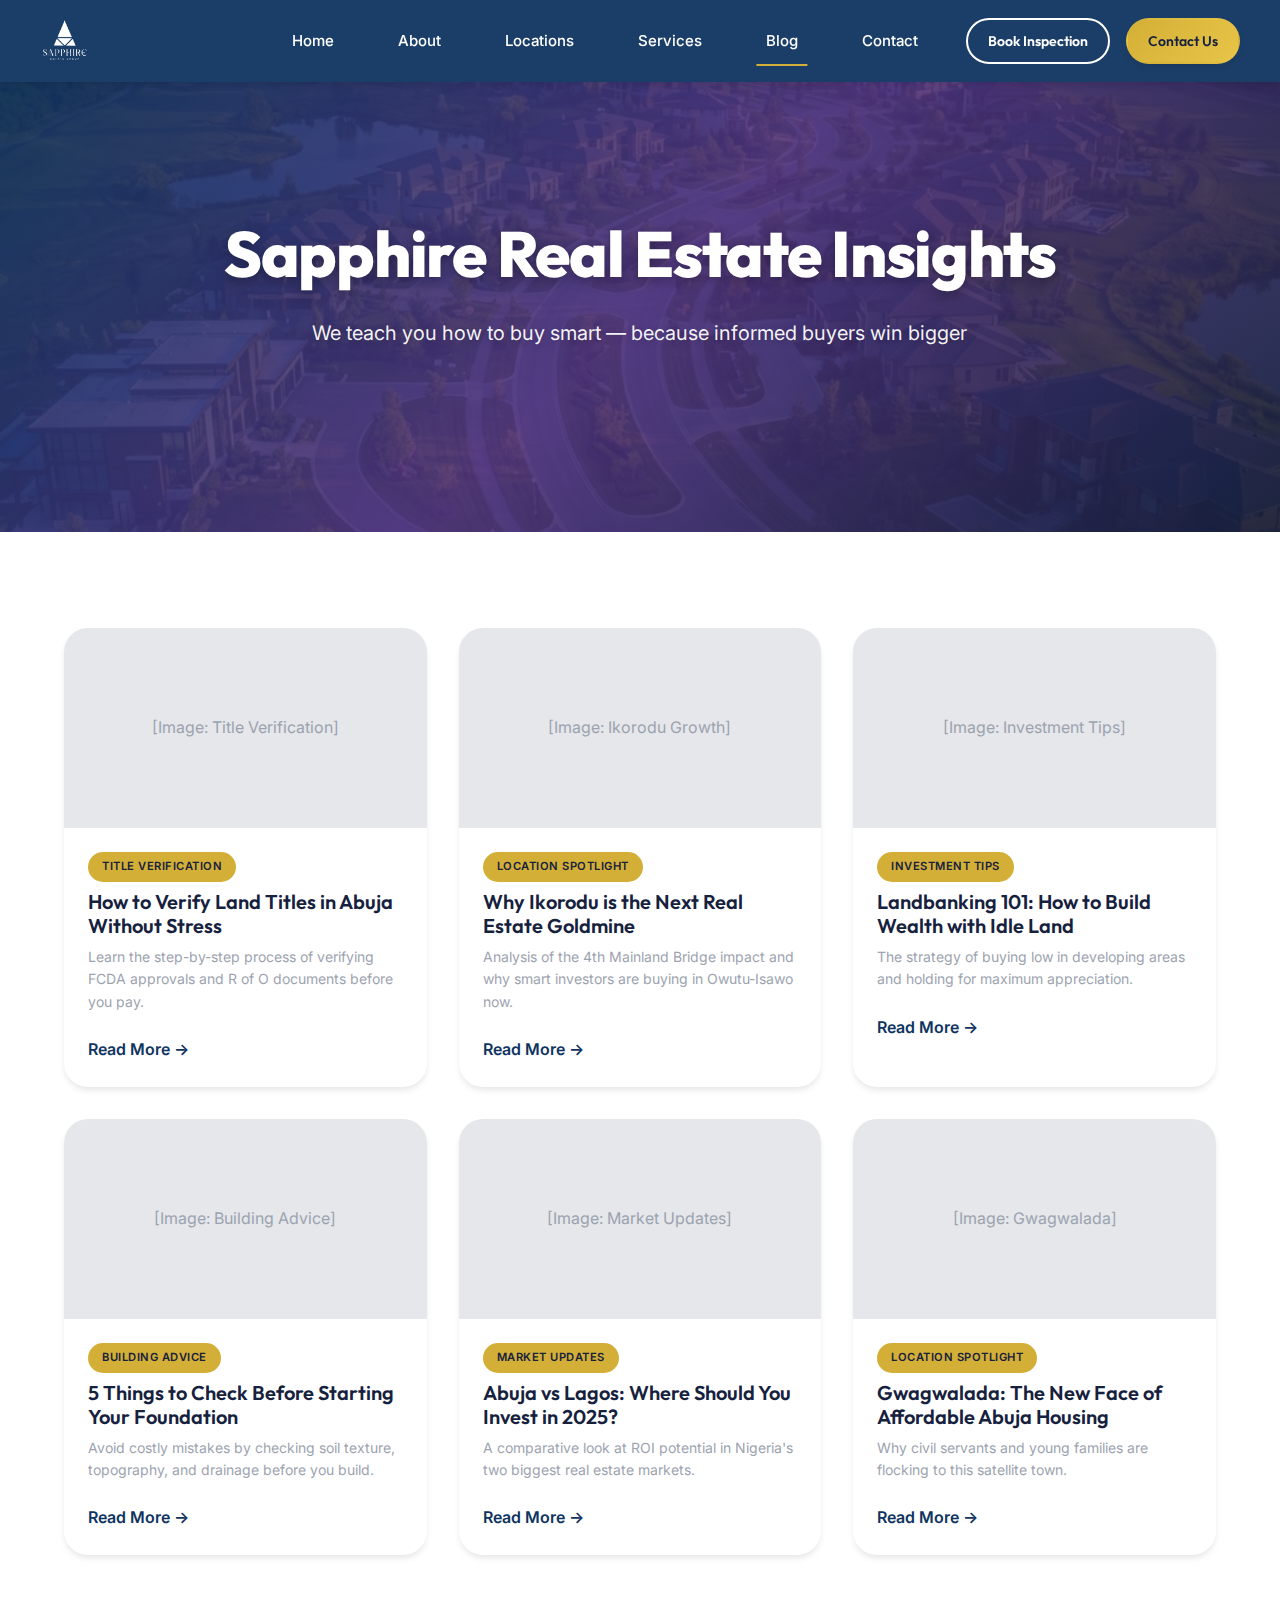
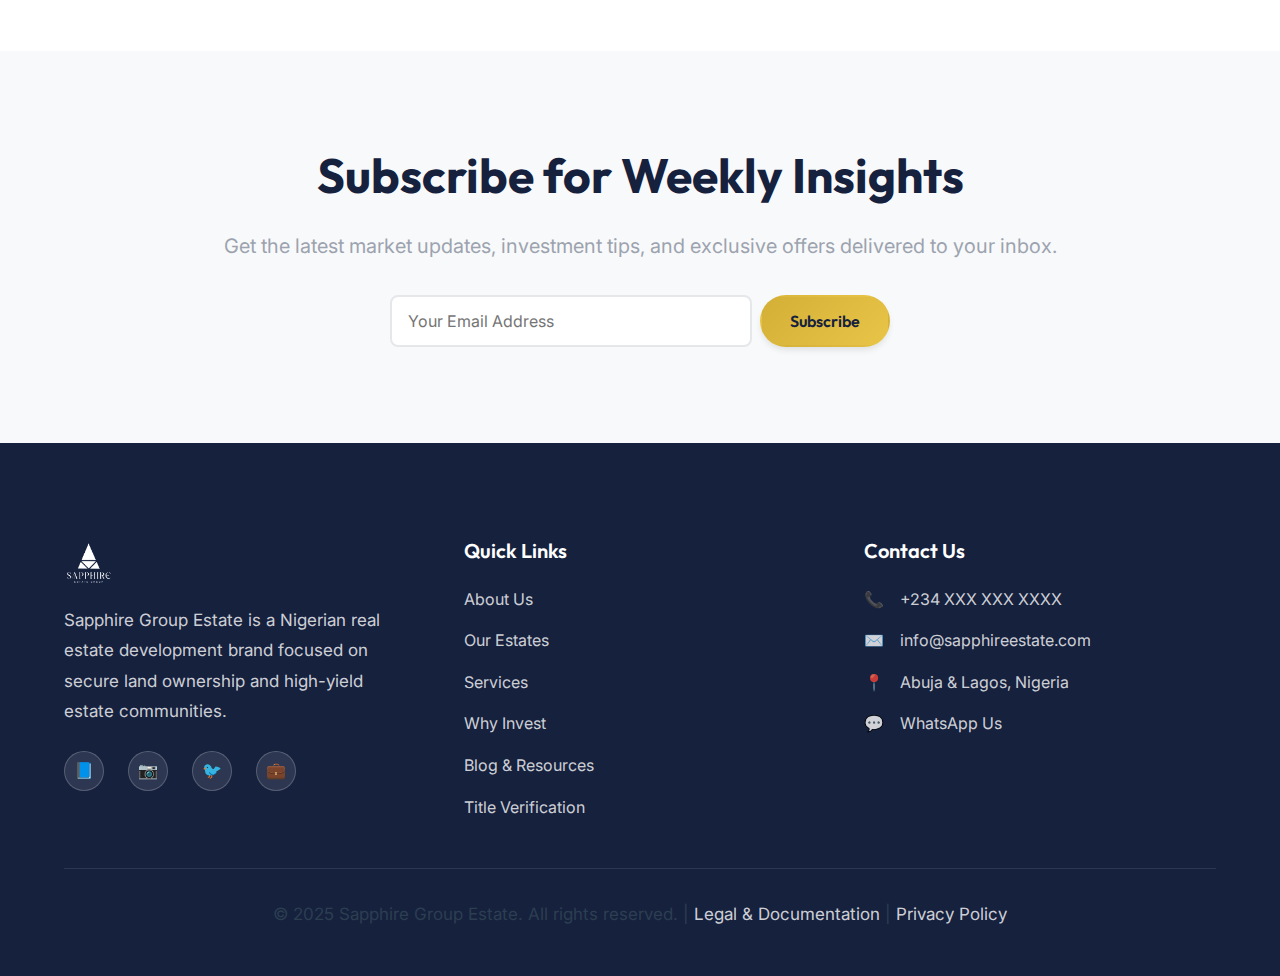
<file: blog.html>
<!DOCTYPE html>
<html lang="en">

<head>
    <meta charset="UTF-8">
    <meta name="viewport" content="width=device-width, initial-scale=1.0">
    <meta name="description"
        content="Sapphire Real Estate Insights - Learn how to buy smart, verify titles, and invest in high-growth locations in Nigeria.">
    <title>Blog & Resources - Sapphire Group Estate</title>
    <link rel="stylesheet" href="css/styles.css">
</head>

<body>
    <!-- Header -->
    <header class="header" id="header">
        <nav class="nav container">
            <a href="index.html" class="nav-brand">
                <img src="images/SAPPHIRE GROUP - WHITE.png" alt="Sapphire Group Estate" class="nav-logo">
            </a>

            <div class="nav-menu" id="navMenu">
                <a href="index.html" class="nav-link">Home</a>
                <a href="about.html" class="nav-link">About</a>
                <a href="locations.html" class="nav-link">Locations</a>
                <a href="services.html" class="nav-link">Services</a>
                <a href="blog.html" class="nav-link active">Blog</a>
                <a href="contact.html" class="nav-link">Contact</a>

                <div class="nav-cta">
                    <a href="contact.html#inspection" class="btn btn-secondary btn-sm">Book Inspection</a>
                    <a href="contact.html" class="btn btn-primary btn-sm">Contact Us</a>
                </div>
            </div>

            <button class="nav-toggle" id="navToggle">
                <span></span>
                <span></span>
                <span></span>
            </button>
        </nav>
    </header>

    <!-- Hero -->
    <section class="hero" style="min-height: 50vh;">
        <img src="images/hero-bg.png" alt="Blog Resources" class="hero-bg">
        <div class="hero-overlay"></div>
        <div class="hero-content">
            <h1>Sapphire Real Estate Insights</h1>
            <p class="lead">We teach you how to buy smart — because informed buyers win bigger</p>
        </div>
    </section>

    <!-- Blog Grid -->
    <section class="section">
        <div class="container">
            <div class="grid grid-3">
                <!-- Article 1 -->
                <article class="card" style="padding: 0; overflow: hidden;">
                    <div
                        style="height: 200px; background: var(--light-gray); display: flex; align-items: center; justify-content: center; color: var(--gray);">
                        [Image: Title Verification]
                    </div>
                    <div style="padding: 1.5rem;">
                        <span class="card-badge" style="font-size: 0.7rem; margin-bottom: 0.5rem;">Title
                            Verification</span>
                        <h3 style="font-size: 1.25rem; margin-bottom: 0.5rem;">How to Verify Land Titles in Abuja
                            Without Stress</h3>
                        <p class="small-text text-gray mb-md">Learn the step-by-step process of verifying FCDA approvals
                            and R of O documents before you pay.</p>
                        <a href="#" class="text-primary" style="font-weight: 600;">Read More →</a>
                    </div>
                </article>

                <!-- Article 2 -->
                <article class="card" style="padding: 0; overflow: hidden;">
                    <div
                        style="height: 200px; background: var(--light-gray); display: flex; align-items: center; justify-content: center; color: var(--gray);">
                        [Image: Ikorodu Growth]
                    </div>
                    <div style="padding: 1.5rem;">
                        <span class="card-badge" style="font-size: 0.7rem; margin-bottom: 0.5rem;">Location
                            Spotlight</span>
                        <h3 style="font-size: 1.25rem; margin-bottom: 0.5rem;">Why Ikorodu is the Next Real Estate
                            Goldmine</h3>
                        <p class="small-text text-gray mb-md">Analysis of the 4th Mainland Bridge impact and why smart
                            investors are buying in Owutu-Isawo now.</p>
                        <a href="#" class="text-primary" style="font-weight: 600;">Read More →</a>
                    </div>
                </article>

                <!-- Article 3 -->
                <article class="card" style="padding: 0; overflow: hidden;">
                    <div
                        style="height: 200px; background: var(--light-gray); display: flex; align-items: center; justify-content: center; color: var(--gray);">
                        [Image: Investment Tips]
                    </div>
                    <div style="padding: 1.5rem;">
                        <span class="card-badge" style="font-size: 0.7rem; margin-bottom: 0.5rem;">Investment
                            Tips</span>
                        <h3 style="font-size: 1.25rem; margin-bottom: 0.5rem;">Landbanking 101: How to Build Wealth with
                            Idle Land</h3>
                        <p class="small-text text-gray mb-md">The strategy of buying low in developing areas and holding
                            for maximum appreciation.</p>
                        <a href="#" class="text-primary" style="font-weight: 600;">Read More →</a>
                    </div>
                </article>

                <!-- Article 4 -->
                <article class="card" style="padding: 0; overflow: hidden;">
                    <div
                        style="height: 200px; background: var(--light-gray); display: flex; align-items: center; justify-content: center; color: var(--gray);">
                        [Image: Building Advice]
                    </div>
                    <div style="padding: 1.5rem;">
                        <span class="card-badge" style="font-size: 0.7rem; margin-bottom: 0.5rem;">Building
                            Advice</span>
                        <h3 style="font-size: 1.25rem; margin-bottom: 0.5rem;">5 Things to Check Before Starting Your
                            Foundation</h3>
                        <p class="small-text text-gray mb-md">Avoid costly mistakes by checking soil texture,
                            topography, and drainage before you build.</p>
                        <a href="#" class="text-primary" style="font-weight: 600;">Read More →</a>
                    </div>
                </article>

                <!-- Article 5 -->
                <article class="card" style="padding: 0; overflow: hidden;">
                    <div
                        style="height: 200px; background: var(--light-gray); display: flex; align-items: center; justify-content: center; color: var(--gray);">
                        [Image: Market Updates]
                    </div>
                    <div style="padding: 1.5rem;">
                        <span class="card-badge" style="font-size: 0.7rem; margin-bottom: 0.5rem;">Market Updates</span>
                        <h3 style="font-size: 1.25rem; margin-bottom: 0.5rem;">Abuja vs Lagos: Where Should You Invest
                            in 2025?</h3>
                        <p class="small-text text-gray mb-md">A comparative look at ROI potential in Nigeria's two
                            biggest real estate markets.</p>
                        <a href="#" class="text-primary" style="font-weight: 600;">Read More →</a>
                    </div>
                </article>

                <!-- Article 6 -->
                <article class="card" style="padding: 0; overflow: hidden;">
                    <div
                        style="height: 200px; background: var(--light-gray); display: flex; align-items: center; justify-content: center; color: var(--gray);">
                        [Image: Gwagwalada]
                    </div>
                    <div style="padding: 1.5rem;">
                        <span class="card-badge" style="font-size: 0.7rem; margin-bottom: 0.5rem;">Location
                            Spotlight</span>
                        <h3 style="font-size: 1.25rem; margin-bottom: 0.5rem;">Gwagwalada: The New Face of Affordable
                            Abuja Housing</h3>
                        <p class="small-text text-gray mb-md">Why civil servants and young families are flocking to this
                            satellite town.</p>
                        <a href="#" class="text-primary" style="font-weight: 600;">Read More →</a>
                    </div>
                </article>
            </div>
        </div>
    </section>

    <!-- Newsletter -->
    <section class="section bg-light">
        <div class="container container-narrow text-center">
            <h2>Subscribe for Weekly Insights</h2>
            <p class="lead mb-lg">Get the latest market updates, investment tips, and exclusive offers delivered to your
                inbox.</p>

            <form style="max-width: 500px; margin: 0 auto; display: flex; gap: 0.5rem; flex-wrap: wrap;">
                <input type="email" class="form-input" placeholder="Your Email Address" required
                    style="flex: 1; min-width: 200px;">
                <button type="submit" class="btn btn-primary">Subscribe</button>
            </form>
        </div>
    </section>

    <!-- Footer -->
    <footer class="footer">
        <div class="container">
            <div class="footer-content">
                <div class="footer-section">
                    <img src="images/SAPPHIRE GROUP - WHITE.png" alt="Sapphire Group Estate"
                        style="height: 50px; margin-bottom: 1rem;">
                    <p>Sapphire Group Estate is a Nigerian real estate development brand focused on secure land
                        ownership and high-yield estate communities.</p>
                    <div class="footer-social">
                        <a href="#" class="social-link" aria-label="Facebook">📘</a>
                        <a href="#" class="social-link" aria-label="Instagram">📷</a>
                        <a href="#" class="social-link" aria-label="Twitter">🐦</a>
                        <a href="#" class="social-link" aria-label="LinkedIn">💼</a>
                    </div>
                </div>

                <div class="footer-section">
                    <h4>Quick Links</h4>
                    <div class="footer-links">
                        <a href="about.html" class="footer-link">About Us</a>
                        <a href="locations.html" class="footer-link">Our Estates</a>
                        <a href="services.html" class="footer-link">Services</a>
                        <a href="index.html#why-invest" class="footer-link">Why Invest</a>
                        <a href="blog.html" class="footer-link">Blog & Resources</a>
                        <a href="legal.html" class="footer-link">Title Verification</a>
                    </div>
                </div>

                <div class="footer-section">
                    <h4>Contact Us</h4>
                    <div class="footer-contact">
                        <div class="footer-contact-item">
                            <span>📞</span>
                            <span>+234 XXX XXX XXXX</span>
                        </div>
                        <div class="footer-contact-item">
                            <span>✉️</span>
                            <span>info@sapphireestate.com</span>
                        </div>
                        <div class="footer-contact-item">
                            <span>📍</span>
                            <span>Abuja & Lagos, Nigeria</span>
                        </div>
                        <div class="footer-contact-item">
                            <span>💬</span>
                            <a href="https://wa.me/234XXXXXXXXXX" class="footer-link">WhatsApp Us</a>
                        </div>
                    </div>
                </div>
            </div>

            <div class="footer-bottom">
                <p>&copy; 2025 Sapphire Group Estate. All rights reserved. | <a href="legal.html"
                        class="footer-link">Legal & Documentation</a> | <a href="legal.html" class="footer-link">Privacy
                        Policy</a></p>
            </div>
        </div>
    </footer>

    <script src="js/main.js"></script>
</body>

</html>
</file>
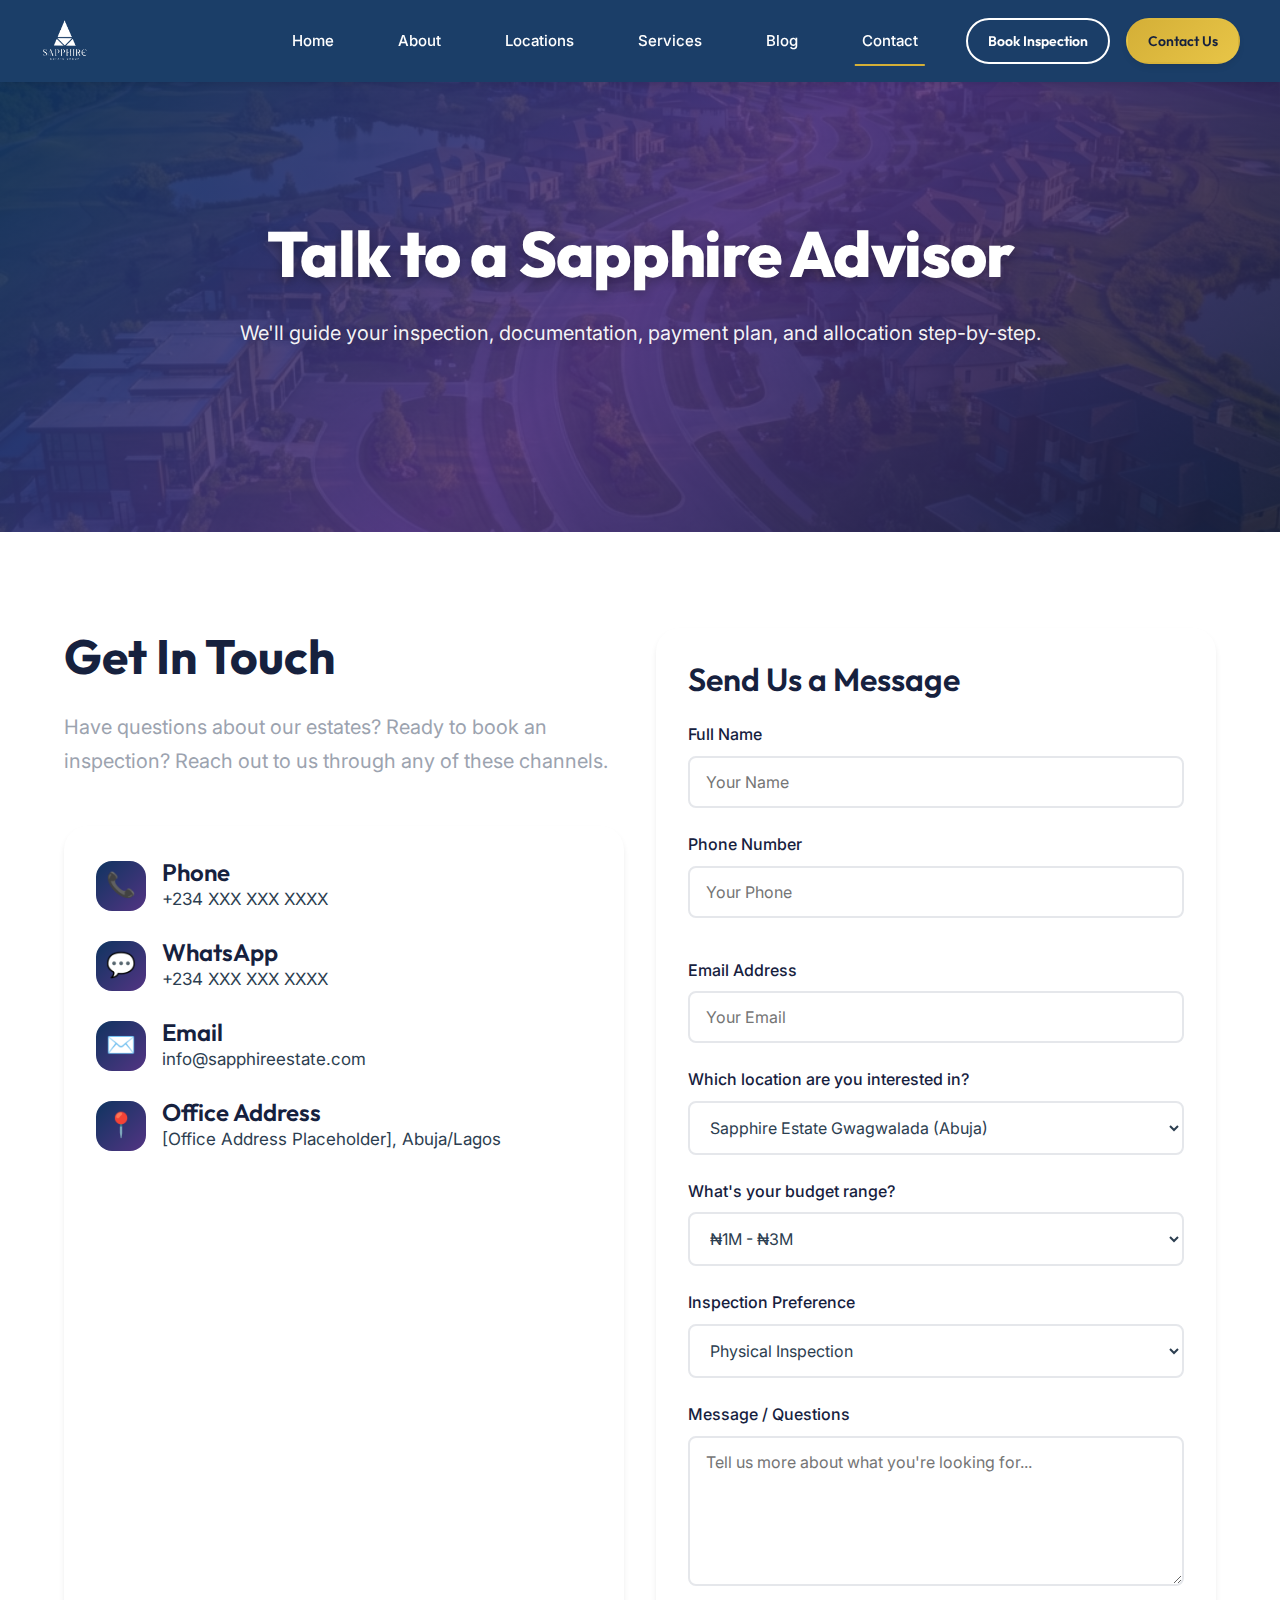
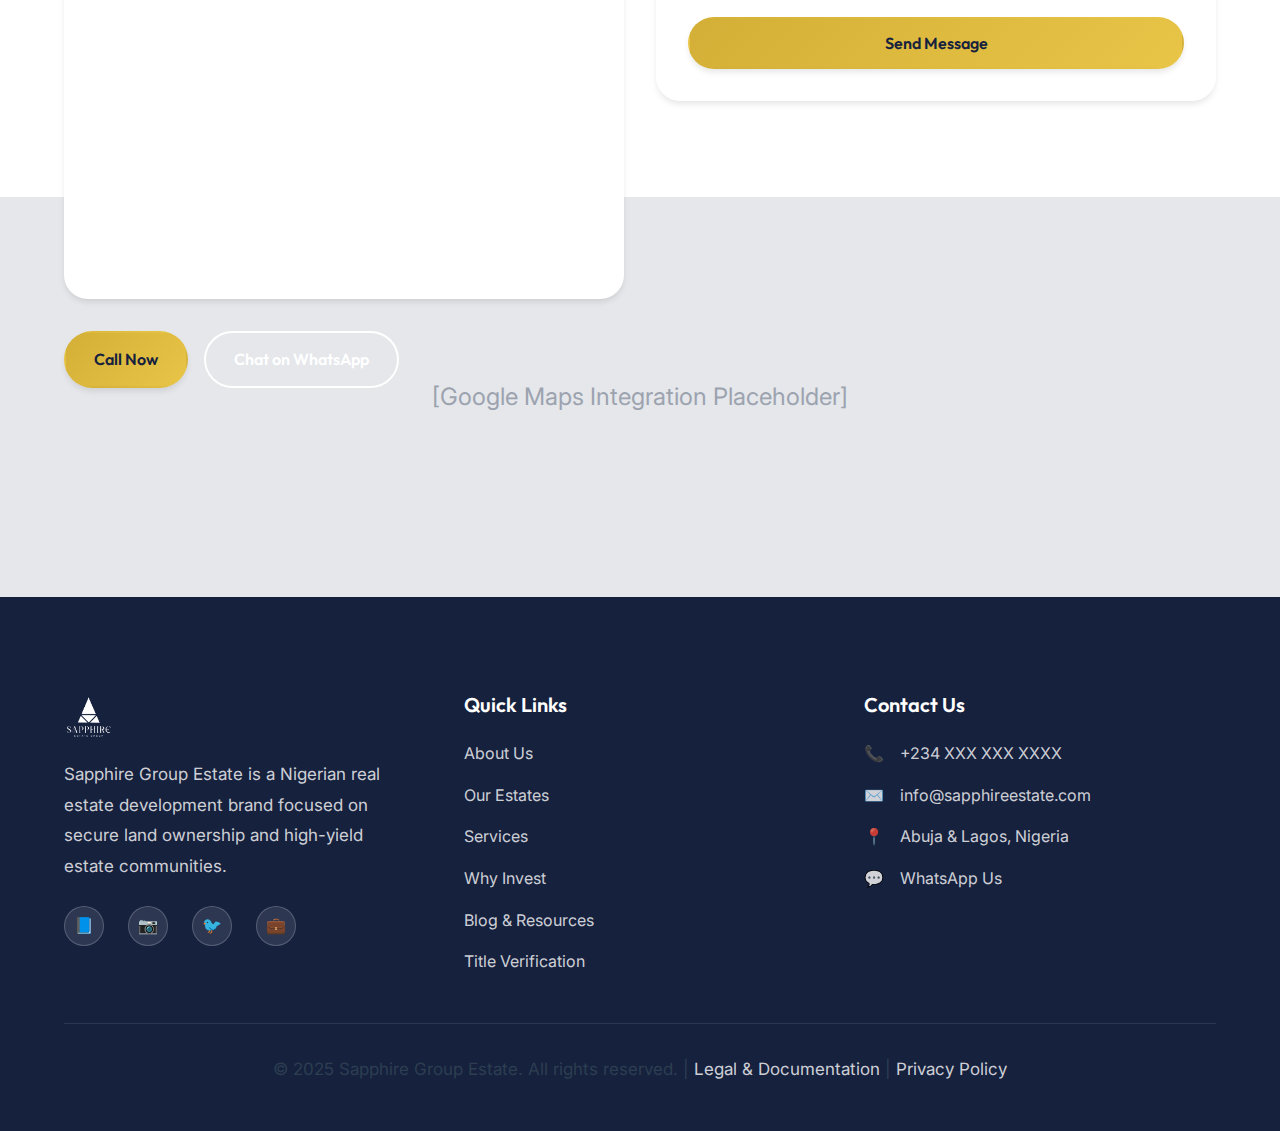
<file: contact.html>
<!DOCTYPE html>
<html lang="en">

<head>
    <meta charset="UTF-8">
    <meta name="viewport" content="width=device-width, initial-scale=1.0">
    <meta name="description"
        content="Contact Sapphire Group Estate. Book an inspection, ask questions, or visit our office. We are here to guide your real estate journey.">
    <title>Contact Us - Sapphire Group Estate</title>
    <link rel="stylesheet" href="css/styles.css">
</head>

<body>
    <!-- Header -->
    <header class="header" id="header">
        <nav class="nav container">
            <a href="index.html" class="nav-brand">
                <img src="images/SAPPHIRE GROUP - WHITE.png" alt="Sapphire Group Estate" class="nav-logo">
            </a>

            <div class="nav-menu" id="navMenu">
                <a href="index.html" class="nav-link">Home</a>
                <a href="about.html" class="nav-link">About</a>
                <a href="locations.html" class="nav-link">Locations</a>
                <a href="services.html" class="nav-link">Services</a>
                <a href="blog.html" class="nav-link">Blog</a>
                <a href="contact.html" class="nav-link active">Contact</a>

                <div class="nav-cta">
                    <a href="contact.html#inspection" class="btn btn-secondary btn-sm">Book Inspection</a>
                    <a href="contact.html" class="btn btn-primary btn-sm">Contact Us</a>
                </div>
            </div>

            <button class="nav-toggle" id="navToggle">
                <span></span>
                <span></span>
                <span></span>
            </button>
        </nav>
    </header>

    <!-- Hero -->
    <section class="hero" style="min-height: 50vh;">
        <img src="images/hero-bg.png" alt="Contact Us" class="hero-bg">
        <div class="hero-overlay"></div>
        <div class="hero-content">
            <h1>Talk to a Sapphire Advisor</h1>
            <p class="lead">We'll guide your inspection, documentation, payment plan, and allocation step-by-step.</p>
        </div>
    </section>

    <!-- Contact Content -->
    <section class="section">
        <div class="container">
            <div class="grid grid-2">
                <!-- Contact Info -->
                <div>
                    <h2>Get In Touch</h2>
                    <p class="lead mb-xl">Have questions about our estates? Ready to book an inspection? Reach out to us
                        through any of these channels.</p>

                    <div class="card mb-lg">
                        <div class="flex-center" style="justify-content: flex-start; gap: 1rem; margin-bottom: 1.5rem;">
                            <div class="feature-icon" style="width: 50px; height: 50px; font-size: 1.5rem; margin: 0;">
                                📞</div>
                            <div>
                                <h4 style="margin: 0;">Phone</h4>
                                <p style="margin: 0;">+234 XXX XXX XXXX</p>
                            </div>
                        </div>

                        <div class="flex-center" style="justify-content: flex-start; gap: 1rem; margin-bottom: 1.5rem;">
                            <div class="feature-icon" style="width: 50px; height: 50px; font-size: 1.5rem; margin: 0;">
                                💬</div>
                            <div>
                                <h4 style="margin: 0;">WhatsApp</h4>
                                <p style="margin: 0;">+234 XXX XXX XXXX</p>
                            </div>
                        </div>

                        <div class="flex-center" style="justify-content: flex-start; gap: 1rem; margin-bottom: 1.5rem;">
                            <div class="feature-icon" style="width: 50px; height: 50px; font-size: 1.5rem; margin: 0;">
                                ✉️</div>
                            <div>
                                <h4 style="margin: 0;">Email</h4>
                                <p style="margin: 0;">info@sapphireestate.com</p>
                            </div>
                        </div>

                        <div class="flex-center" style="justify-content: flex-start; gap: 1rem;">
                            <div class="feature-icon" style="width: 50px; height: 50px; font-size: 1.5rem; margin: 0;">
                                📍</div>
                            <div>
                                <h4 style="margin: 0;">Office Address</h4>
                                <p style="margin: 0;">[Office Address Placeholder], Abuja/Lagos</p>
                            </div>
                        </div>
                    </div>

                    <div class="flex" style="gap: 1rem; flex-wrap: wrap;">
                        <a href="tel:+234XXXXXXXXXX" class="btn btn-primary">Call Now</a>
                        <a href="https://wa.me/234XXXXXXXXXX" class="btn btn-secondary">Chat on WhatsApp</a>
                    </div>
                </div>

                <!-- Contact Form -->
                <div id="inspection">
                    <div class="card">
                        <h3 class="mb-md">Send Us a Message</h3>
                        <form id="contactForm">
                            <div class="form-group">
                                <label class="form-label">Full Name</label>
                                <input type="text" class="form-input" placeholder="Your Name" required>
                            </div>

                            <div class="grid grid-2" style="gap: 1rem;">
                                <div class="form-group">
                                    <label class="form-label">Phone Number</label>
                                    <input type="tel" class="form-input" placeholder="Your Phone" required>
                                </div>
                                <div class="form-group">
                                    <label class="form-label">Email Address</label>
                                    <input type="email" class="form-input" placeholder="Your Email">
                                </div>
                            </div>

                            <div class="form-group">
                                <label class="form-label">Which location are you interested in?</label>
                                <select class="form-select">
                                    <option>Sapphire Estate Gwagwalada (Abuja)</option>
                                    <option>Sapphire Estate Ikorodu (Lagos)</option>
                                    <option>Undecided / Both</option>
                                </select>
                            </div>

                            <div class="form-group">
                                <label class="form-label">What's your budget range?</label>
                                <select class="form-select">
                                    <option>₦1M - ₦3M</option>
                                    <option>₦3M - ₦5M</option>
                                    <option>₦5M - ₦10M</option>
                                    <option>Above ₦10M</option>
                                </select>
                            </div>

                            <div class="form-group">
                                <label class="form-label">Inspection Preference</label>
                                <select class="form-select">
                                    <option>Physical Inspection</option>
                                    <option>Virtual Inspection</option>
                                    <option>None yet</option>
                                </select>
                            </div>

                            <div class="form-group">
                                <label class="form-label">Message / Questions</label>
                                <textarea class="form-textarea"
                                    placeholder="Tell us more about what you're looking for..."></textarea>
                            </div>

                            <button type="submit" class="btn btn-primary" style="width: 100%;">Send Message</button>
                        </form>
                    </div>
                </div>
            </div>
        </div>
    </section>

    <!-- Map Placeholder -->
    <section class="section bg-light" style="padding: 0;">
        <div
            style="width: 100%; height: 400px; background: #e5e7eb; display: flex; align-items: center; justify-content: center; color: var(--gray); font-size: 1.5rem;">
            [Google Maps Integration Placeholder]
        </div>
    </section>

    <!-- Footer -->
    <footer class="footer">
        <div class="container">
            <div class="footer-content">
                <div class="footer-section">
                    <img src="images/SAPPHIRE GROUP - WHITE.png" alt="Sapphire Group Estate"
                        style="height: 50px; margin-bottom: 1rem;">
                    <p>Sapphire Group Estate is a Nigerian real estate development brand focused on secure land
                        ownership and high-yield estate communities.</p>
                    <div class="footer-social">
                        <a href="#" class="social-link" aria-label="Facebook">📘</a>
                        <a href="#" class="social-link" aria-label="Instagram">📷</a>
                        <a href="#" class="social-link" aria-label="Twitter">🐦</a>
                        <a href="#" class="social-link" aria-label="LinkedIn">💼</a>
                    </div>
                </div>

                <div class="footer-section">
                    <h4>Quick Links</h4>
                    <div class="footer-links">
                        <a href="about.html" class="footer-link">About Us</a>
                        <a href="locations.html" class="footer-link">Our Estates</a>
                        <a href="services.html" class="footer-link">Services</a>
                        <a href="index.html#why-invest" class="footer-link">Why Invest</a>
                        <a href="blog.html" class="footer-link">Blog & Resources</a>
                        <a href="legal.html" class="footer-link">Title Verification</a>
                    </div>
                </div>

                <div class="footer-section">
                    <h4>Contact Us</h4>
                    <div class="footer-contact">
                        <div class="footer-contact-item">
                            <span>📞</span>
                            <span>+234 XXX XXX XXXX</span>
                        </div>
                        <div class="footer-contact-item">
                            <span>✉️</span>
                            <span>info@sapphireestate.com</span>
                        </div>
                        <div class="footer-contact-item">
                            <span>📍</span>
                            <span>Abuja & Lagos, Nigeria</span>
                        </div>
                        <div class="footer-contact-item">
                            <span>💬</span>
                            <a href="https://wa.me/234XXXXXXXXXX" class="footer-link">WhatsApp Us</a>
                        </div>
                    </div>
                </div>
            </div>

            <div class="footer-bottom">
                <p>&copy; 2025 Sapphire Group Estate. All rights reserved. | <a href="legal.html"
                        class="footer-link">Legal & Documentation</a> | <a href="legal.html" class="footer-link">Privacy
                        Policy</a></p>
            </div>
        </div>
    </footer>

    <script src="js/main.js"></script>
</body>

</html>
</file>
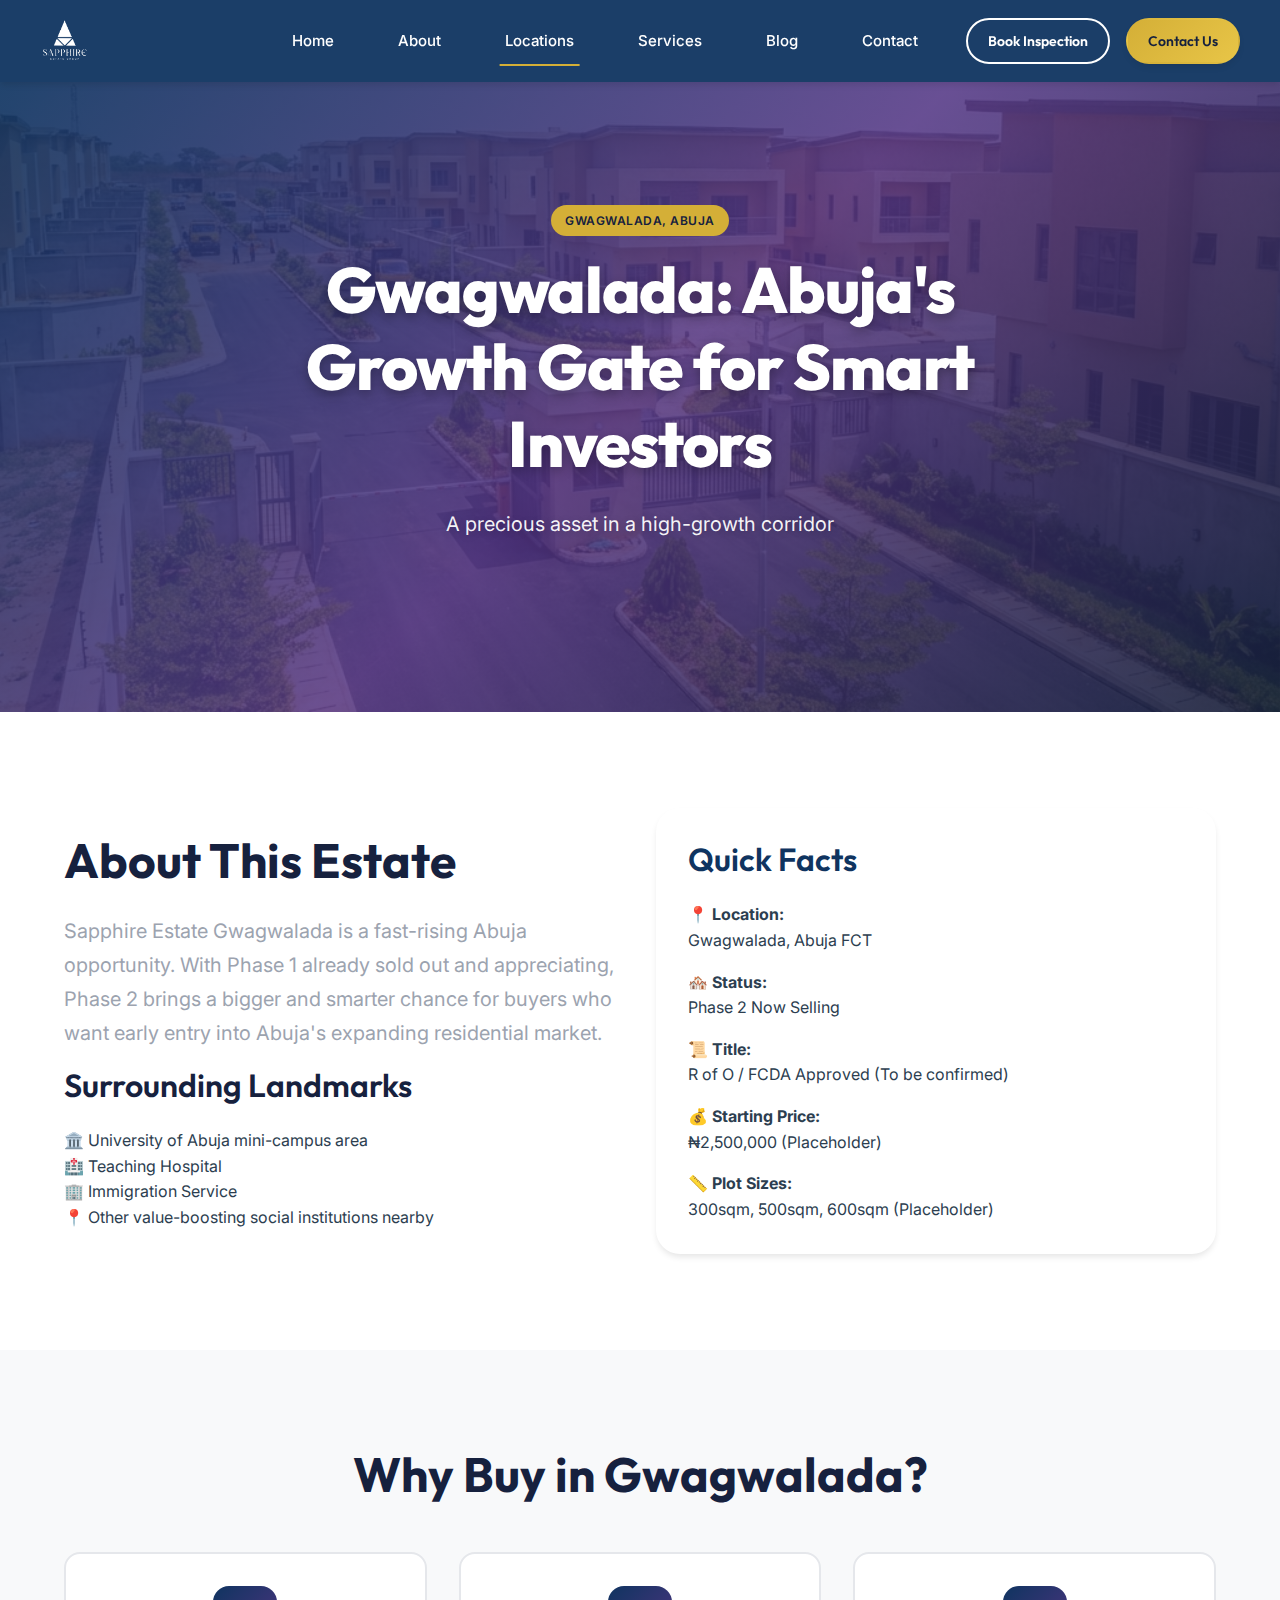
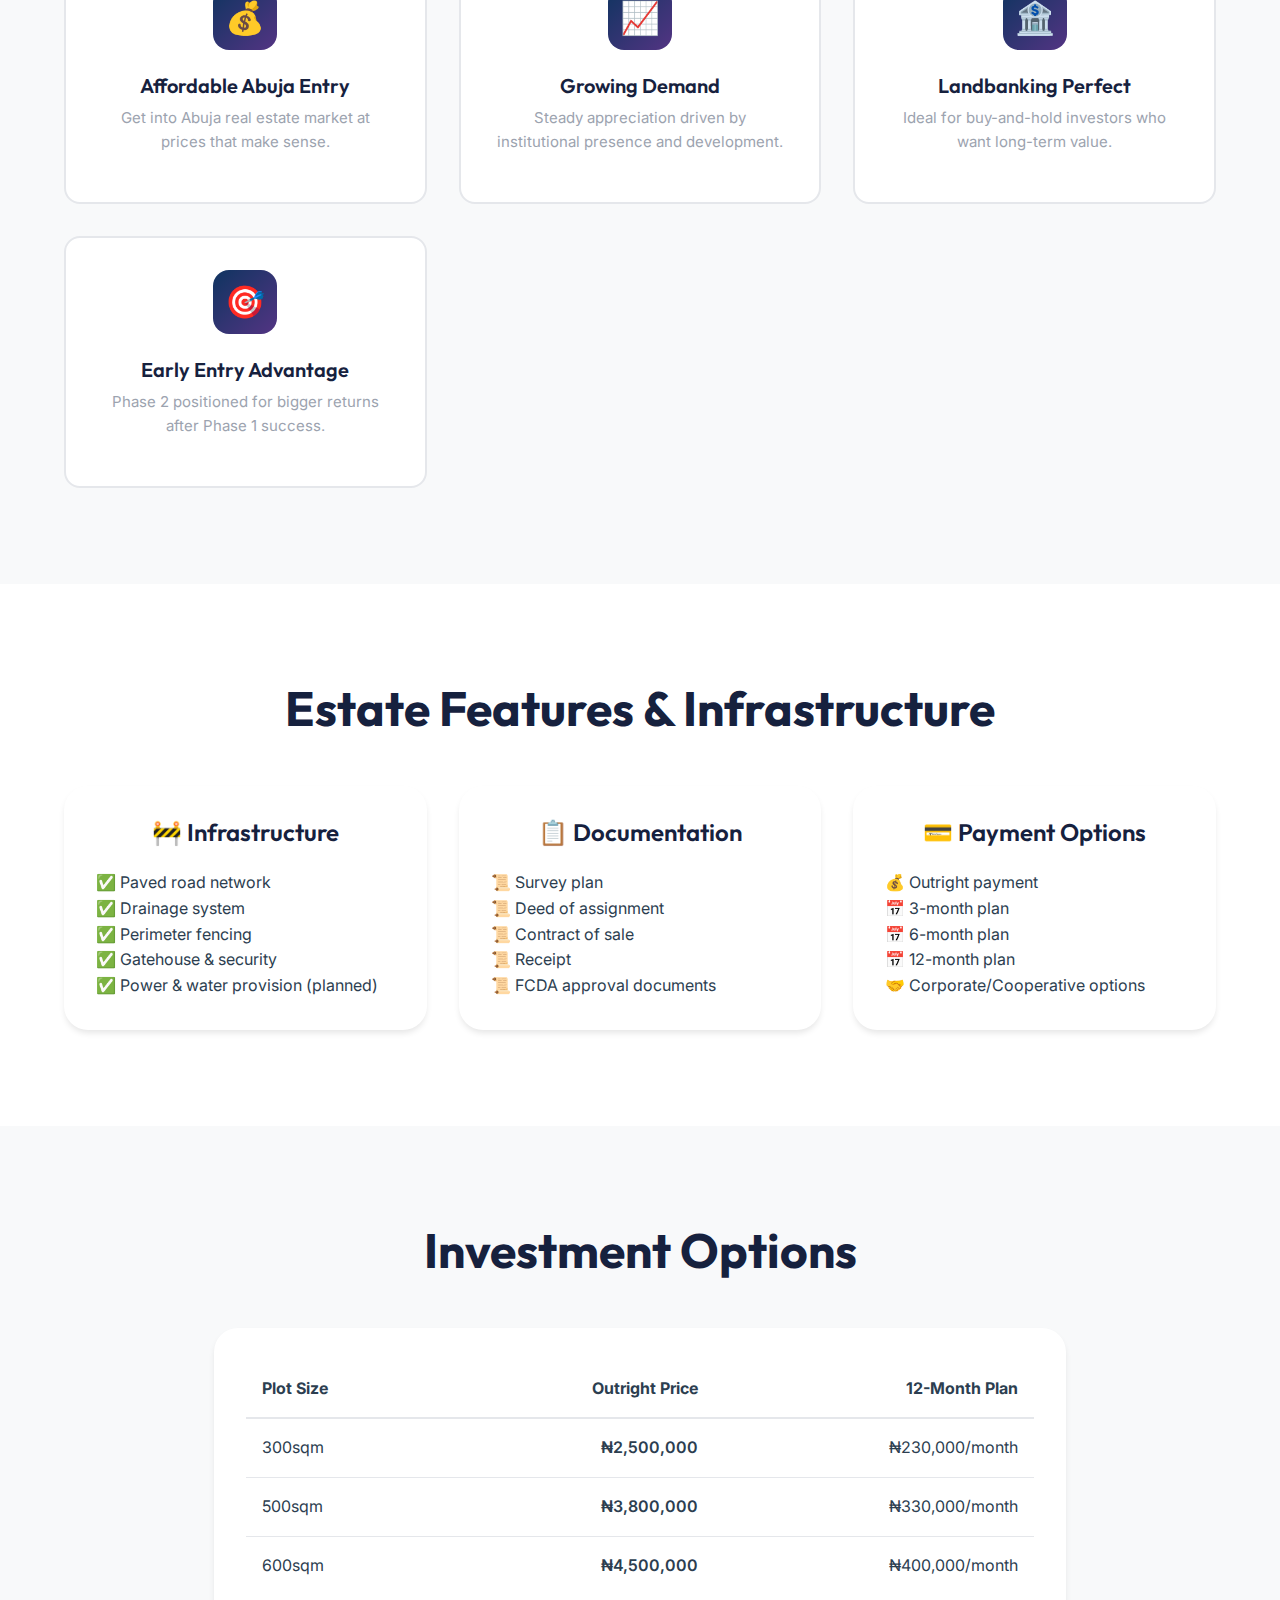
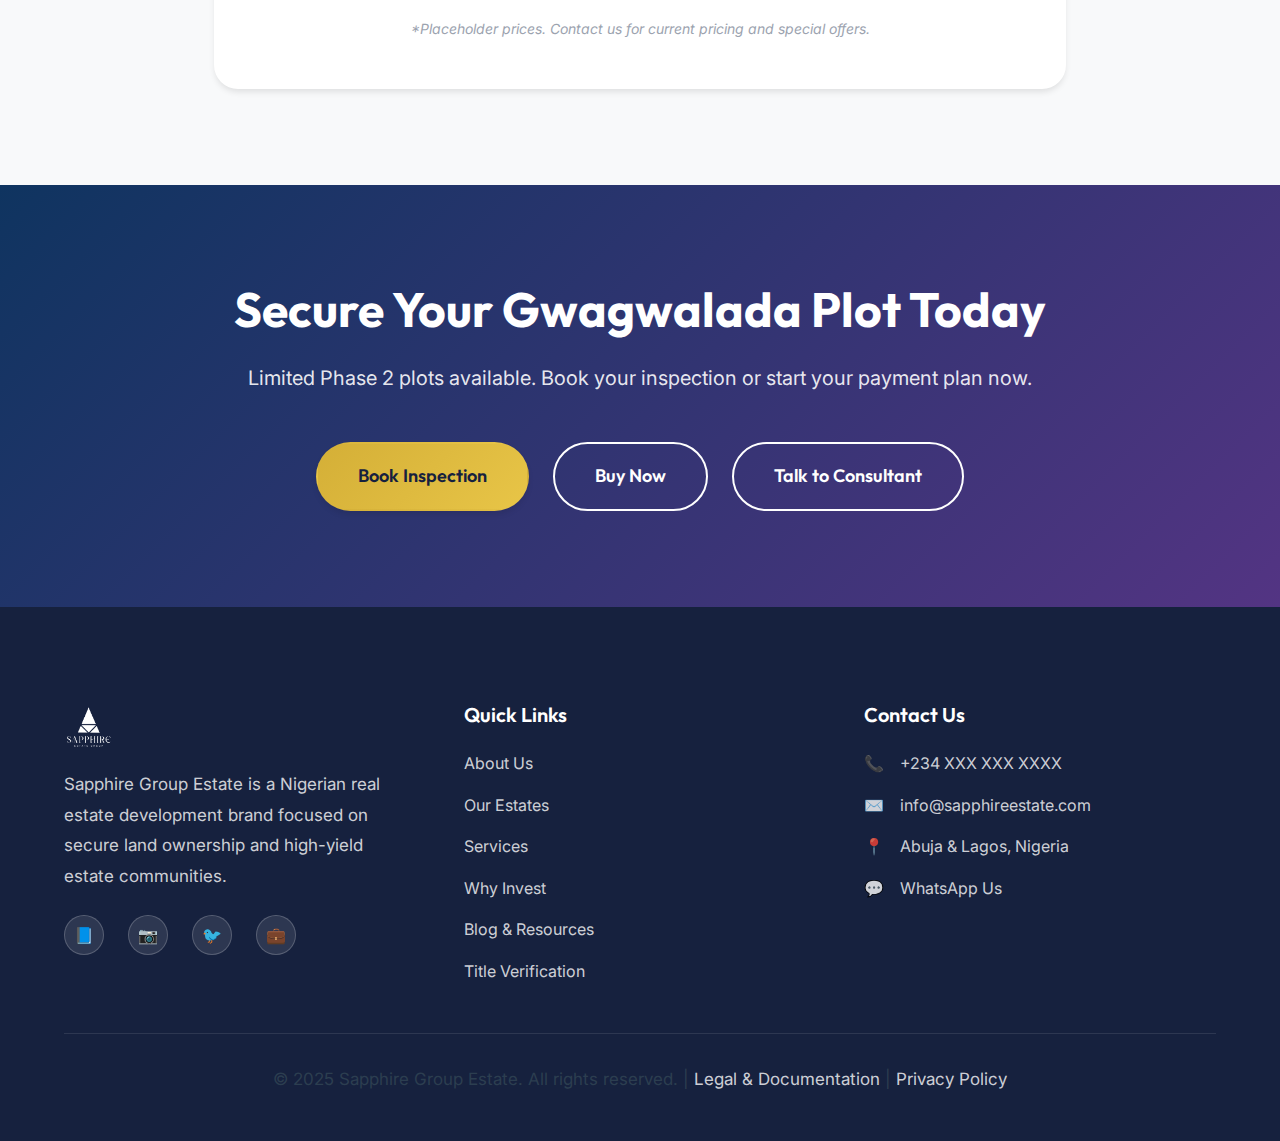
<file: gwagwalada.html>
<!DOCTYPE html>
<html lang="en">

<head>
    <meta charset="UTF-8">
    <meta name="viewport" content="width=device-width, initial-scale=1.0">
    <meta name="description"
        content="Sapphire Estate Gwagwalada - Abuja's growth gate for smart investors. Phase 2 now selling. Verified titles, flexible payment plans.">
    <title>Sapphire Estate Gwagwalada - Premium Land in Abuja</title>
    <link rel="stylesheet" href="css/styles.css">
</head>

<body>
    <!-- Header -->
    <header class="header" id="header">
        <nav class="nav container">
            <a href="index.html" class="nav-brand">
                <img src="images/SAPPHIRE GROUP - WHITE.png" alt="Sapphire Group Estate" class="nav-logo">
            </a>

            <div class="nav-menu" id="navMenu">
                <a href="index.html" class="nav-link">Home</a>
                <a href="about.html" class="nav-link">About</a>
                <a href="locations.html" class="nav-link active">Locations</a>
                <a href="services.html" class="nav-link">Services</a>
                <a href="blog.html" class="nav-link">Blog</a>
                <a href="contact.html" class="nav-link">Contact</a>

                <div class="nav-cta">
                    <a href="contact.html#inspection" class="btn btn-secondary btn-sm">Book Inspection</a>
                    <a href="contact.html" class="btn btn-primary btn-sm">Contact Us</a>
                </div>
            </div>

            <button class="nav-toggle" id="navToggle">
                <span></span>
                <span></span>
                <span></span>
            </button>
        </nav>
    </header>

    <!-- Location Hero -->
    <section class="hero" style="min-height: 70vh;">
        <img src="images/gwagwalada-estate.png" alt="Sapphire Estate Gwagwalada" class="hero-bg">
        <div class="hero-overlay"></div>
        <div class="hero-content">
            <span class="card-badge" style="margin-bottom: 1rem;">Gwagwalada, Abuja</span>
            <h1>Gwagwalada: Abuja's Growth Gate for Smart Investors</h1>
            <p class="lead">A precious asset in a high-growth corridor</p>
        </div>
    </section>

    <!-- Estate Overview -->
    <section class="section">
        <div class="container">
            <div class="grid grid-2" style="align-items: center;">
                <div>
                    <h2>About This Estate</h2>
                    <p class="lead">Sapphire Estate Gwagwalada is a fast-rising Abuja opportunity. With Phase 1 already
                        sold out and appreciating, Phase 2 brings a bigger and smarter chance for buyers who want early
                        entry into Abuja's expanding residential market.</p>

                    <h3>Surrounding Landmarks</h3>
                    <ul style="list-style: none; padding: 0;">
                        <li>🏛️ University of Abuja mini-campus area</li>
                        <li>🏥 Teaching Hospital</li>
                        <li>🏢 Immigration Service</li>
                        <li>📍 Other value-boosting social institutions nearby</li>
                    </ul>
                </div>

                <div class="card">
                    <h3 class="text-primary mb-md">Quick Facts</h3>
                    <div style="display: flex; flex-direction: column; gap: 1rem;">
                        <div>
                            <strong>📍 Location:</strong><br>
                            Gwagwalada, Abuja FCT
                        </div>
                        <div>
                            <strong>🏘️ Status:</strong><br>
                            Phase 2 Now Selling
                        </div>
                        <div>
                            <strong>📜 Title:</strong><br>
                            R of O / FCDA Approved (To be confirmed)
                        </div>
                        <div>
                            <strong>💰 Starting Price:</strong><br>
                            ₦2,500,000 (Placeholder)
                        </div>
                        <div>
                            <strong>📏 Plot Sizes:</strong><br>
                            300sqm, 500sqm, 600sqm (Placeholder)
                        </div>
                    </div>
                </div>
            </div>
        </div>
    </section>

    <!-- Why Buy Here -->
    <section class="section bg-light">
        <div class="container">
            <h2 class="text-center mb-xl">Why Buy in Gwagwalada?</h2>

            <div class="features-grid">
                <div class="feature-item">
                    <div class="feature-icon">💰</div>
                    <h4 class="feature-title">Affordable Abuja Entry</h4>
                    <p class="feature-description">Get into Abuja real estate market at prices that make sense.</p>
                </div>

                <div class="feature-item">
                    <div class="feature-icon">📈</div>
                    <h4 class="feature-title">Growing Demand</h4>
                    <p class="feature-description">Steady appreciation driven by institutional presence and development.
                    </p>
                </div>

                <div class="feature-item">
                    <div class="feature-icon">🏦</div>
                    <h4 class="feature-title">Landbanking Perfect</h4>
                    <p class="feature-description">Ideal for buy-and-hold investors who want long-term value.</p>
                </div>

                <div class="feature-item">
                    <div class="feature-icon">🎯</div>
                    <h4 class="feature-title">Early Entry Advantage</h4>
                    <p class="feature-description">Phase 2 positioned for bigger returns after Phase 1 success.</p>
                </div>
            </div>
        </div>
    </section>

    <!-- Estate Features -->
    <section class="section">
        <div class="container">
            <h2 class="text-center mb-xl">Estate Features & Infrastructure</h2>

            <div class="grid grid-3">
                <div class="card text-center">
                    <h4>🚧 Infrastructure</h4>
                    <ul style="list-style: none; padding: 0; text-align: left;">
                        <li>✅ Paved road network</li>
                        <li>✅ Drainage system</li>
                        <li>✅ Perimeter fencing</li>
                        <li>✅ Gatehouse & security</li>
                        <li>✅ Power & water provision (planned)</li>
                    </ul>
                </div>

                <div class="card text-center">
                    <h4>📋 Documentation</h4>
                    <ul style="list-style: none; padding: 0; text-align: left;">
                        <li>📜 Survey plan</li>
                        <li>📜 Deed of assignment</li>
                        <li>📜 Contract of sale</li>
                        <li>📜 Receipt</li>
                        <li>📜 FCDA approval documents</li>
                    </ul>
                </div>

                <div class="card text-center">
                    <h4>💳 Payment Options</h4>
                    <ul style="list-style: none; padding: 0; text-align: left;">
                        <li>💰 Outright payment</li>
                        <li>📅 3-month plan</li>
                        <li>📅 6-month plan</li>
                        <li>📅 12-month plan</li>
                        <li>🤝 Corporate/Cooperative options</li>
                    </ul>
                </div>
            </div>
        </div>
    </section>

    <!-- Pricing Table -->
    <section class="section bg-light">
        <div class="container container-narrow">
            <h2 class="text-center mb-xl">Investment Options</h2>

            <div class="card">
                <table style="width: 100%; border-collapse: collapse;">
                    <thead>
                        <tr style="border-bottom: 2px solid var(--light-gray);">
                            <th style="padding: 1rem; text-align: left;">Plot Size</th>
                            <th style="padding: 1rem; text-align: right;">Outright Price</th>
                            <th style="padding: 1rem; text-align: right;">12-Month Plan</th>
                        </tr>
                    </thead>
                    <tbody>
                        <tr style="border-bottom: 1px solid var(--light-gray);">
                            <td style="padding: 1rem;">300sqm</td>
                            <td style="padding: 1rem; text-align: right; font-weight: 600;">₦2,500,000</td>
                            <td style="padding: 1rem; text-align: right;">₦230,000/month</td>
                        </tr>
                        <tr style="border-bottom: 1px solid var(--light-gray);">
                            <td style="padding: 1rem;">500sqm</td>
                            <td style="padding: 1rem; text-align: right; font-weight: 600;">₦3,800,000</td>
                            <td style="padding: 1rem; text-align: right;">₦330,000/month</td>
                        </tr>
                        <tr>
                            <td style="padding: 1rem;">600sqm</td>
                            <td style="padding: 1rem; text-align: right; font-weight: 600;">₦4,500,000</td>
                            <td style="padding: 1rem; text-align: right;">₦400,000/month</td>
                        </tr>
                    </tbody>
                </table>
                <p class="small-text text-gray mt-md text-center"><em>*Placeholder prices. Contact us for current
                        pricing and special offers.</em></p>
            </div>
        </div>
    </section>

    <!-- CTA Actions -->
    <section class="cta-section">
        <div class="container container-narrow">
            <h2>Secure Your Gwagwalada Plot Today</h2>
            <p>Limited Phase 2 plots available. Book your inspection or start your payment plan now.</p>
            <div class="cta-buttons">
                <a href="contact.html#inspection" class="btn btn-primary btn-lg">Book Inspection</a>
                <a href="https://zfrmz.com/7VfiikCg9MpFuEYfFphD" class="btn btn-secondary btn-lg">Buy Now</a>
                <a href="contact.html" class="btn btn-secondary btn-lg">Talk to Consultant</a>
            </div>
        </div>
    </section>

    <!-- Footer -->
    <footer class="footer">
        <div class="container">
            <div class="footer-content">
                <div class="footer-section">
                    <img src="images/SAPPHIRE GROUP - WHITE.png" alt="Sapphire Group Estate"
                        style="height: 50px; margin-bottom: 1rem;">
                    <p>Sapphire Group Estate is a Nigerian real estate development brand focused on secure land
                        ownership and high-yield estate communities.</p>
                    <div class="footer-social">
                        <a href="#" class="social-link" aria-label="Facebook">📘</a>
                        <a href="#" class="social-link" aria-label="Instagram">📷</a>
                        <a href="#" class="social-link" aria-label="Twitter">🐦</a>
                        <a href="#" class="social-link" aria-label="LinkedIn">💼</a>
                    </div>
                </div>

                <div class="footer-section">
                    <h4>Quick Links</h4>
                    <div class="footer-links">
                        <a href="about.html" class="footer-link">About Us</a>
                        <a href="locations.html" class="footer-link">Our Estates</a>
                        <a href="services.html" class="footer-link">Services</a>
                        <a href="index.html#why-invest" class="footer-link">Why Invest</a>
                        <a href="blog.html" class="footer-link">Blog & Resources</a>
                        <a href="legal.html" class="footer-link">Title Verification</a>
                    </div>
                </div>

                <div class="footer-section">
                    <h4>Contact Us</h4>
                    <div class="footer-contact">
                        <div class="footer-contact-item">
                            <span>📞</span>
                            <span>+234 XXX XXX XXXX</span>
                        </div>
                        <div class="footer-contact-item">
                            <span>✉️</span>
                            <span>info@sapphireestate.com</span>
                        </div>
                        <div class="footer-contact-item">
                            <span>📍</span>
                            <span>Abuja & Lagos, Nigeria</span>
                        </div>
                        <div class="footer-contact-item">
                            <span>💬</span>
                            <a href="https://wa.me/234XXXXXXXXXX" class="footer-link">WhatsApp Us</a>
                        </div>
                    </div>
                </div>
            </div>

            <div class="footer-bottom">
                <p>&copy; 2025 Sapphire Group Estate. All rights reserved. | <a href="legal.html"
                        class="footer-link">Legal & Documentation</a> | <a href="legal.html" class="footer-link">Privacy
                        Policy</a></p>
            </div>
        </div>
    </footer>

    <script src="js/main.js"></script>
</body>

</html>
</file>
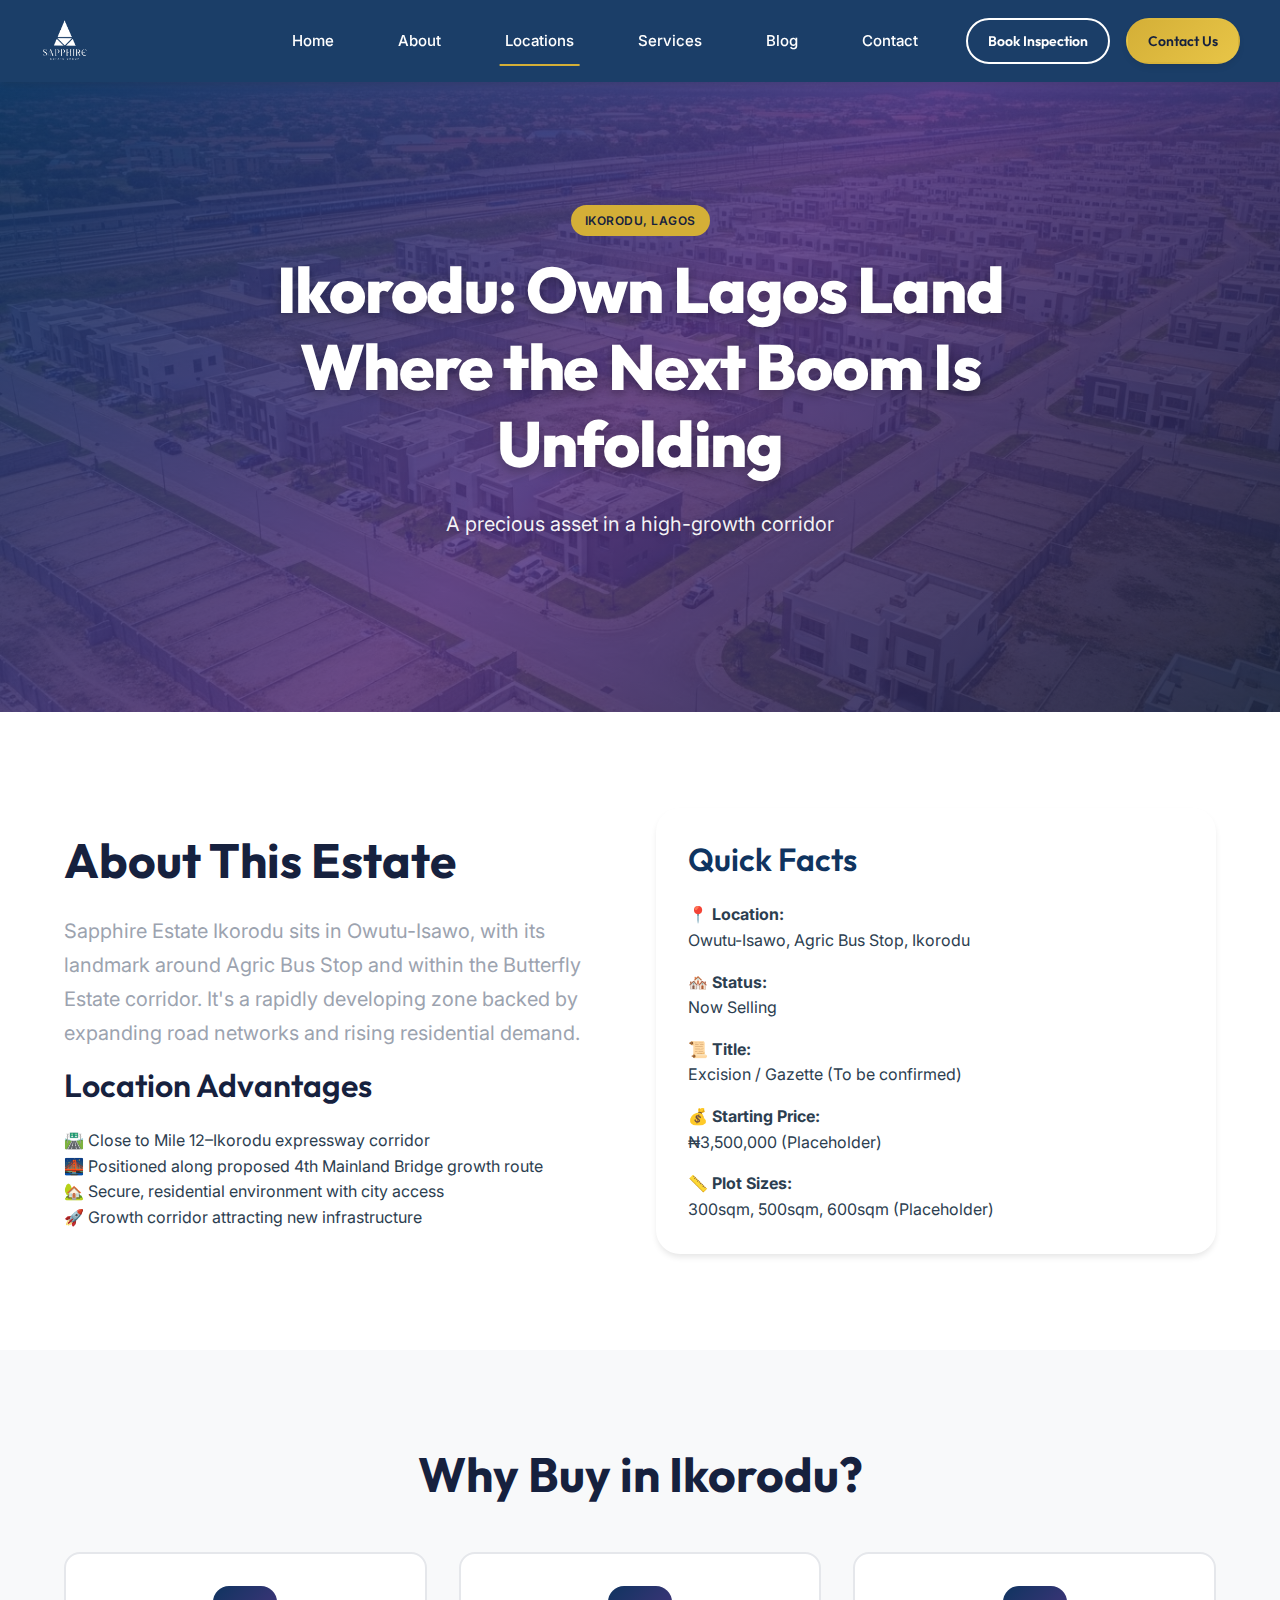
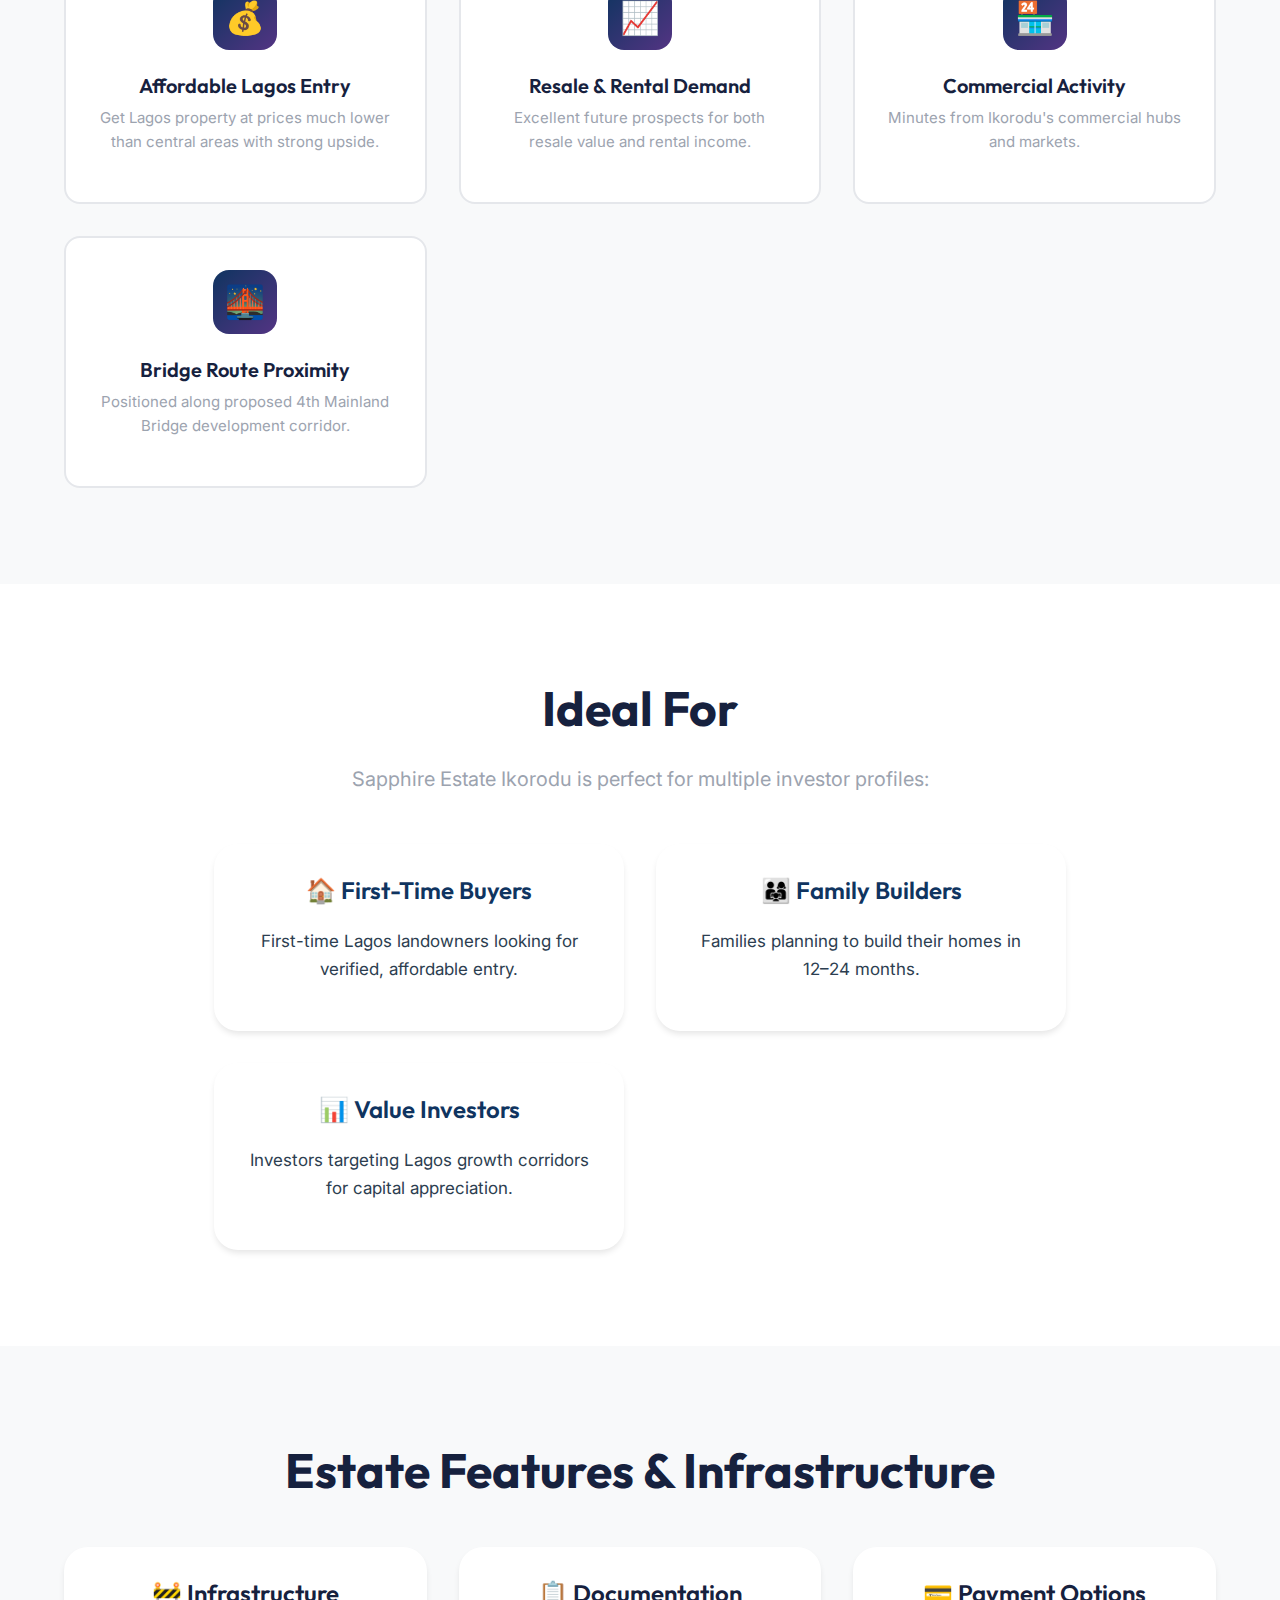
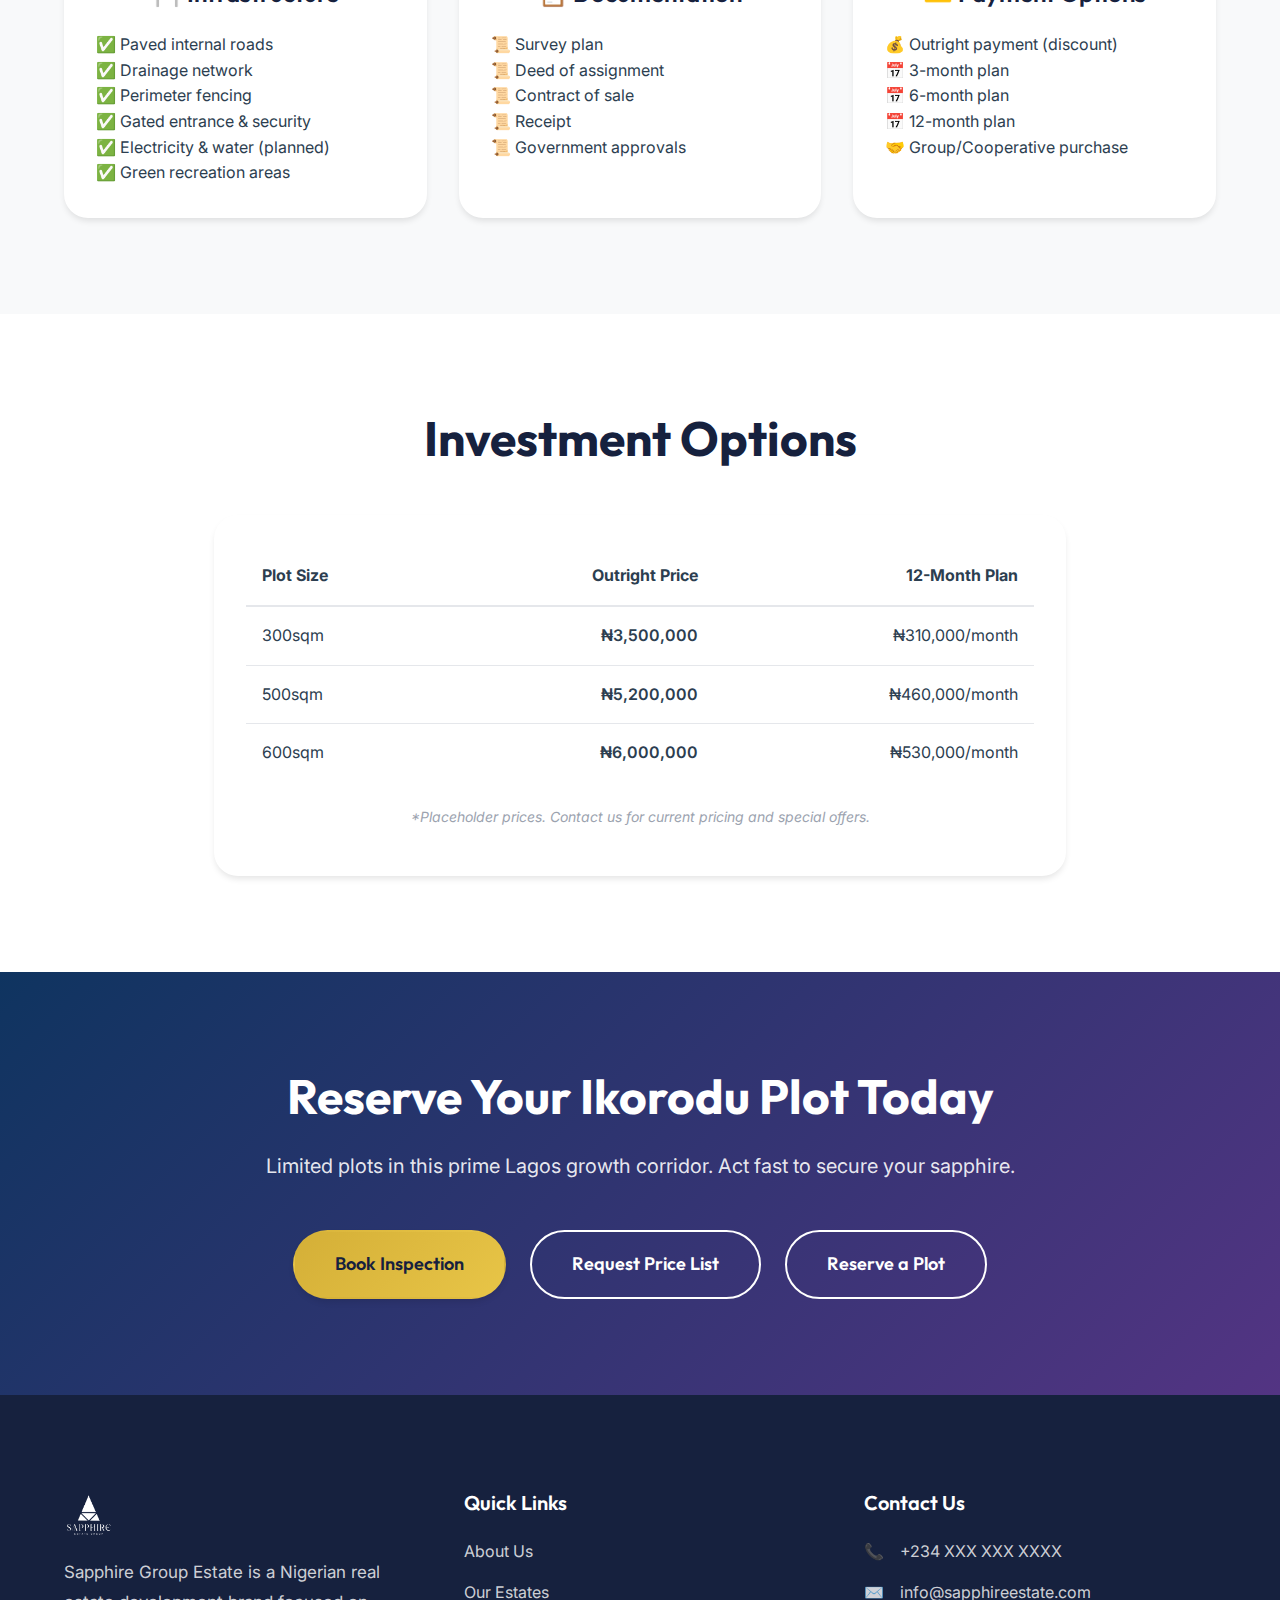
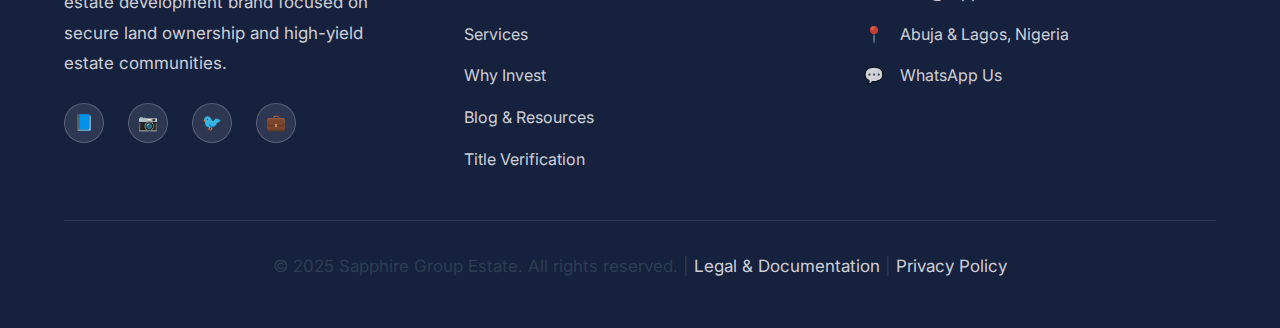
<file: ikorodu.html>
<!DOCTYPE html>
<html lang="en">

<head>
    <meta charset="UTF-8">
    <meta name="viewport" content="width=device-width, initial-scale=1.0">
    <meta name="description"
        content="Sapphire Estate Ikorodu - Own Lagos land where the next boom is unfolding. Near 4th Mainland Bridge route. Verified titles, flexible payments.">
    <title>Sapphire Estate Ikorodu - Premium Land in Lagos</title>
    <link rel="stylesheet" href="css/styles.css">
</head>

<body>
    <!-- Header -->
    <header class="header" id="header">
        <nav class="nav container">
            <a href="index.html" class="nav-brand">
                <img src="images/SAPPHIRE GROUP - WHITE.png" alt="Sapphire Group Estate" class="nav-logo">
            </a>

            <div class="nav-menu" id="navMenu">
                <a href="index.html" class="nav-link">Home</a>
                <a href="about.html" class="nav-link">About</a>
                <a href="locations.html" class="nav-link active">Locations</a>
                <a href="services.html" class="nav-link">Services</a>
                <a href="blog.html" class="nav-link">Blog</a>
                <a href="contact.html" class="nav-link">Contact</a>

                <div class="nav-cta">
                    <a href="contact.html#inspection" class="btn btn-secondary btn-sm">Book Inspection</a>
                    <a href="contact.html" class="btn btn-primary btn-sm">Contact Us</a>
                </div>
            </div>

            <button class="nav-toggle" id="navToggle">
                <span></span>
                <span></span>
                <span></span>
            </button>
        </nav>
    </header>

    <!-- Location Hero -->
    <section class="hero" style="min-height: 70vh;">
        <img src="images/ikorodu-estate.png" alt="Sapphire Estate Ikorodu" class="hero-bg">
        <div class="hero-overlay"></div>
        <div class="hero-content">
            <span class="card-badge" style="margin-bottom: 1rem;">Ikorodu, Lagos</span>
            <h1>Ikorodu: Own Lagos Land Where the Next Boom Is Unfolding</h1>
            <p class="lead">A precious asset in a high-growth corridor</p>
        </div>
    </section>

    <!-- Estate Overview -->
    <section class="section">
        <div class="container">
            <div class="grid grid-2" style="align-items: center;">
                <div>
                    <h2>About This Estate</h2>
                    <p class="lead">Sapphire Estate Ikorodu sits in Owutu-Isawo, with its landmark around Agric Bus Stop
                        and within the Butterfly Estate corridor. It's a rapidly developing zone backed by expanding
                        road networks and rising residential demand.</p>

                    <h3>Location Advantages</h3>
                    <ul style="list-style: none; padding: 0;">
                        <li>🛣️ Close to Mile 12–Ikorodu expressway corridor</li>
                        <li>🌉 Positioned along proposed 4th Mainland Bridge growth route</li>
                        <li>🏡 Secure, residential environment with city access</li>
                        <li>🚀 Growth corridor attracting new infrastructure</li>
                    </ul>
                </div>

                <div class="card">
                    <h3 class="text-primary mb-md">Quick Facts</h3>
                    <div style="display: flex; flex-direction: column; gap: 1rem;">
                        <div>
                            <strong>📍 Location:</strong><br>
                            Owutu-Isawo, Agric Bus Stop, Ikorodu
                        </div>
                        <div>
                            <strong>🏘️ Status:</strong><br>
                            Now Selling
                        </div>
                        <div>
                            <strong>📜 Title:</strong><br>
                            Excision / Gazette (To be confirmed)
                        </div>
                        <div>
                            <strong>💰 Starting Price:</strong><br>
                            ₦3,500,000 (Placeholder)
                        </div>
                        <div>
                            <strong>📏 Plot Sizes:</strong><br>
                            300sqm, 500sqm, 600sqm (Placeholder)
                        </div>
                    </div>
                </div>
            </div>
        </div>
    </section>

    <!-- Why Buy Here -->
    <section class="section bg-light">
        <div class="container">
            <h2 class="text-center mb-xl">Why Buy in Ikorodu?</h2>

            <div class="features-grid">
                <div class="feature-item">
                    <div class="feature-icon">💰</div>
                    <h4 class="feature-title">Affordable Lagos Entry</h4>
                    <p class="feature-description">Get Lagos property at prices much lower than central areas with
                        strong upside.</p>
                </div>

                <div class="feature-item">
                    <div class="feature-icon">📈</div>
                    <h4 class="feature-title">Resale & Rental Demand</h4>
                    <p class="feature-description">Excellent future prospects for both resale value and rental income.
                    </p>
                </div>

                <div class="feature-item">
                    <div class="feature-icon">🏪</div>
                    <h4 class="feature-title">Commercial Activity</h4>
                    <p class="feature-description">Minutes from Ikorodu's commercial hubs and markets.</p>
                </div>

                <div class="feature-item">
                    <div class="feature-icon">🌉</div>
                    <h4 class="feature-title">Bridge Route Proximity</h4>
                    <p class="feature-description">Positioned along proposed 4th Mainland Bridge development corridor.
                    </p>
                </div>
            </div>
        </div>
    </section>

    <!-- Ideal For -->
    <section class="section">
        <div class="container container-narrow text-center">
            <h2>Ideal For</h2>
            <p class="lead mb-xl">Sapphire Estate Ikorodu is perfect for multiple investor profiles:</p>

            <div class="grid grid-3">
                <div class="card">
                    <h4 class="text-primary">🏠 First-Time Buyers</h4>
                    <p>First-time Lagos landowners looking for verified, affordable entry.</p>
                </div>

                <div class="card">
                    <h4 class="text-primary">👨‍👩‍👧 Family Builders</h4>
                    <p>Families planning to build their homes in 12–24 months.</p>
                </div>

                <div class="card">
                    <h4 class="text-primary">📊 Value Investors</h4>
                    <p>Investors targeting Lagos growth corridors for capital appreciation.</p>
                </div>
            </div>
        </div>
    </section>

    <!-- Estate Features -->
    <section class="section bg-light">
        <div class="container">
            <h2 class="text-center mb-xl">Estate Features & Infrastructure</h2>

            <div class="grid grid-3">
                <div class="card text-center">
                    <h4>🚧 Infrastructure</h4>
                    <ul style="list-style: none; padding: 0; text-align: left;">
                        <li>✅ Paved internal roads</li>
                        <li>✅ Drainage network</li>
                        <li>✅ Perimeter fencing</li>
                        <li>✅ Gated entrance & security</li>
                        <li>✅ Electricity & water (planned)</li>
                        <li>✅ Green recreation areas</li>
                    </ul>
                </div>

                <div class="card text-center">
                    <h4>📋 Documentation</h4>
                    <ul style="list-style: none; padding: 0; text-align: left;">
                        <li>📜 Survey plan</li>
                        <li>📜 Deed of assignment</li>
                        <li>📜 Contract of sale</li>
                        <li>📜 Receipt</li>
                        <li>📜 Government approvals</li>
                    </ul>
                </div>

                <div class="card text-center">
                    <h4>💳 Payment Options</h4>
                    <ul style="list-style: none; padding: 0; text-align: left;">
                        <li>💰 Outright payment (discount)</li>
                        <li>📅 3-month plan</li>
                        <li>📅 6-month plan</li>
                        <li>📅 12-month plan</li>
                        <li>🤝 Group/Cooperative purchase</li>
                    </ul>
                </div>
            </div>
        </div>
    </section>

    <!-- Pricing Table -->
    <section class="section">
        <div class="container container-narrow">
            <h2 class="text-center mb-xl">Investment Options</h2>

            <div class="card">
                <table style="width: 100%; border-collapse: collapse;">
                    <thead>
                        <tr style="border-bottom: 2px solid var(--light-gray);">
                            <th style="padding: 1rem; text-align: left;">Plot Size</th>
                            <th style="padding: 1rem; text-align: right;">Outright Price</th>
                            <th style="padding: 1rem; text-align: right;">12-Month Plan</th>
                        </tr>
                    </thead>
                    <tbody>
                        <tr style="border-bottom: 1px solid var(--light-gray);">
                            <td style="padding: 1rem;">300sqm</td>
                            <td style="padding: 1rem; text-align: right; font-weight: 600;">₦3,500,000</td>
                            <td style="padding: 1rem; text-align: right;">₦310,000/month</td>
                        </tr>
                        <tr style="border-bottom: 1px solid var(--light-gray);">
                            <td style="padding: 1rem;">500sqm</td>
                            <td style="padding: 1rem; text-align: right; font-weight: 600;">₦5,200,000</td>
                            <td style="padding: 1rem; text-align: right;">₦460,000/month</td>
                        </tr>
                        <tr>
                            <td style="padding: 1rem;">600sqm</td>
                            <td style="padding: 1rem; text-align: right; font-weight: 600;">₦6,000,000</td>
                            <td style="padding: 1rem; text-align: right;">₦530,000/month</td>
                        </tr>
                    </tbody>
                </table>
                <p class="small-text text-gray mt-md text-center"><em>*Placeholder prices. Contact us for current
                        pricing and special offers.</em></p>
            </div>
        </div>
    </section>

    <!-- CTA Actions -->
    <section class="cta-section">
        <div class="container container-narrow">
            <h2>Reserve Your Ikorodu Plot Today</h2>
            <p>Limited plots in this prime Lagos growth corridor. Act fast to secure your sapphire.</p>
            <div class="cta-buttons">
                <a href="contact.html#inspection" class="btn btn-primary btn-lg">Book Inspection</a>
                <a href="#" class="btn btn-secondary btn-lg">Request Price List</a>
                <a href="contact.html" class="btn btn-secondary btn-lg">Reserve a Plot</a>
            </div>
        </div>
    </section>

    <!-- Footer -->
    <footer class="footer">
        <div class="container">
            <div class="footer-content">
                <div class="footer-section">
                    <img src="images/SAPPHIRE GROUP - WHITE.png" alt="Sapphire Group Estate"
                        style="height: 50px; margin-bottom: 1rem;">
                    <p>Sapphire Group Estate is a Nigerian real estate development brand focused on secure land
                        ownership and high-yield estate communities.</p>
                    <div class="footer-social">
                        <a href="#" class="social-link" aria-label="Facebook">📘</a>
                        <a href="#" class="social-link" aria-label="Instagram">📷</a>
                        <a href="#" class="social-link" aria-label="Twitter">🐦</a>
                        <a href="#" class="social-link" aria-label="LinkedIn">💼</a>
                    </div>
                </div>

                <div class="footer-section">
                    <h4>Quick Links</h4>
                    <div class="footer-links">
                        <a href="about.html" class="footer-link">About Us</a>
                        <a href="locations.html" class="footer-link">Our Estates</a>
                        <a href="services.html" class="footer-link">Services</a>
                        <a href="index.html#why-invest" class="footer-link">Why Invest</a>
                        <a href="blog.html" class="footer-link">Blog & Resources</a>
                        <a href="legal.html" class="footer-link">Title Verification</a>
                    </div>
                </div>

                <div class="footer-section">
                    <h4>Contact Us</h4>
                    <div class="footer-contact">
                        <div class="footer-contact-item">
                            <span>📞</span>
                            <span>+234 XXX XXX XXXX</span>
                        </div>
                        <div class="footer-contact-item">
                            <span>✉️</span>
                            <span>info@sapphireestate.com</span>
                        </div>
                        <div class="footer-contact-item">
                            <span>📍</span>
                            <span>Abuja & Lagos, Nigeria</span>
                        </div>
                        <div class="footer-contact-item">
                            <span>💬</span>
                            <a href="https://wa.me/234XXXXXXXXXX" class="footer-link">WhatsApp Us</a>
                        </div>
                    </div>
                </div>
            </div>

            <div class="footer-bottom">
                <p>&copy; 2025 Sapphire Group Estate. All rights reserved. | <a href="legal.html"
                        class="footer-link">Legal & Documentation</a> | <a href="legal.html" class="footer-link">Privacy
                        Policy</a></p>
            </div>
        </div>
    </footer>

    <script src="js/main.js"></script>
</body>

</html>
</file>
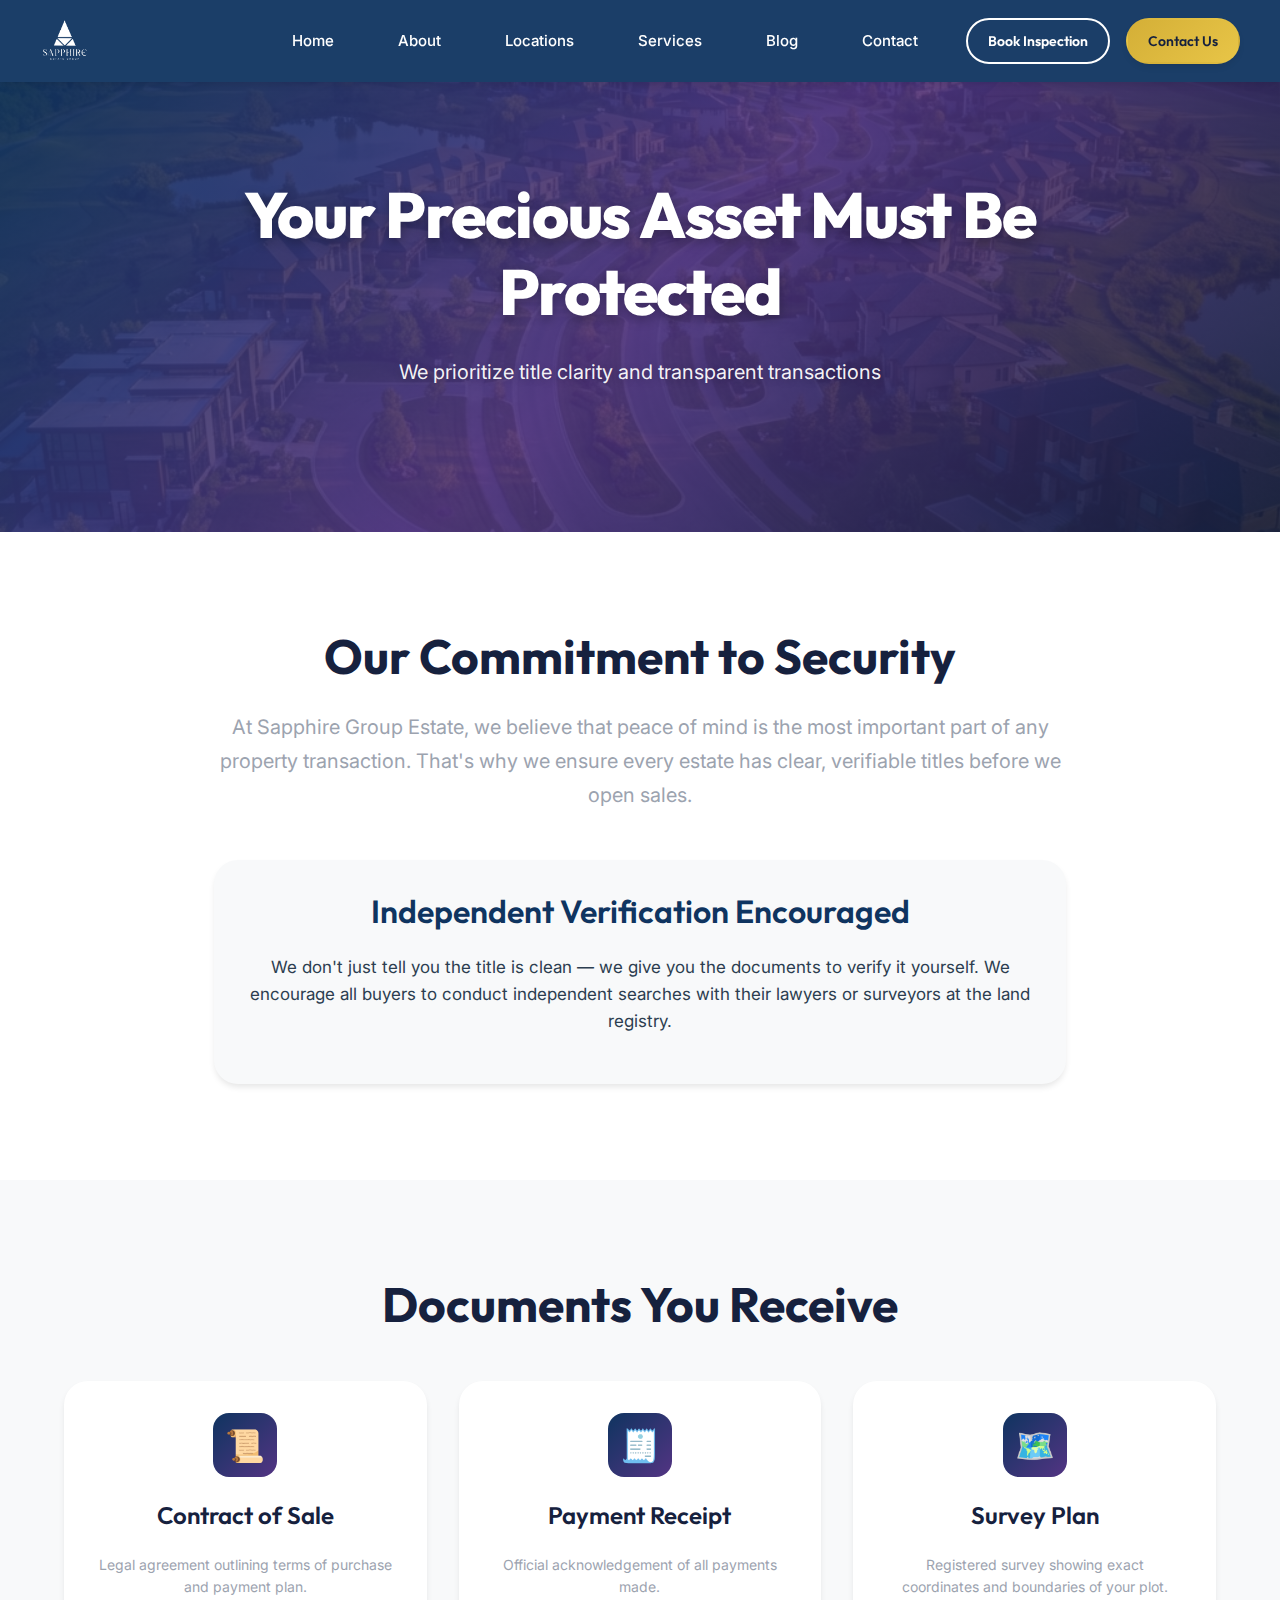
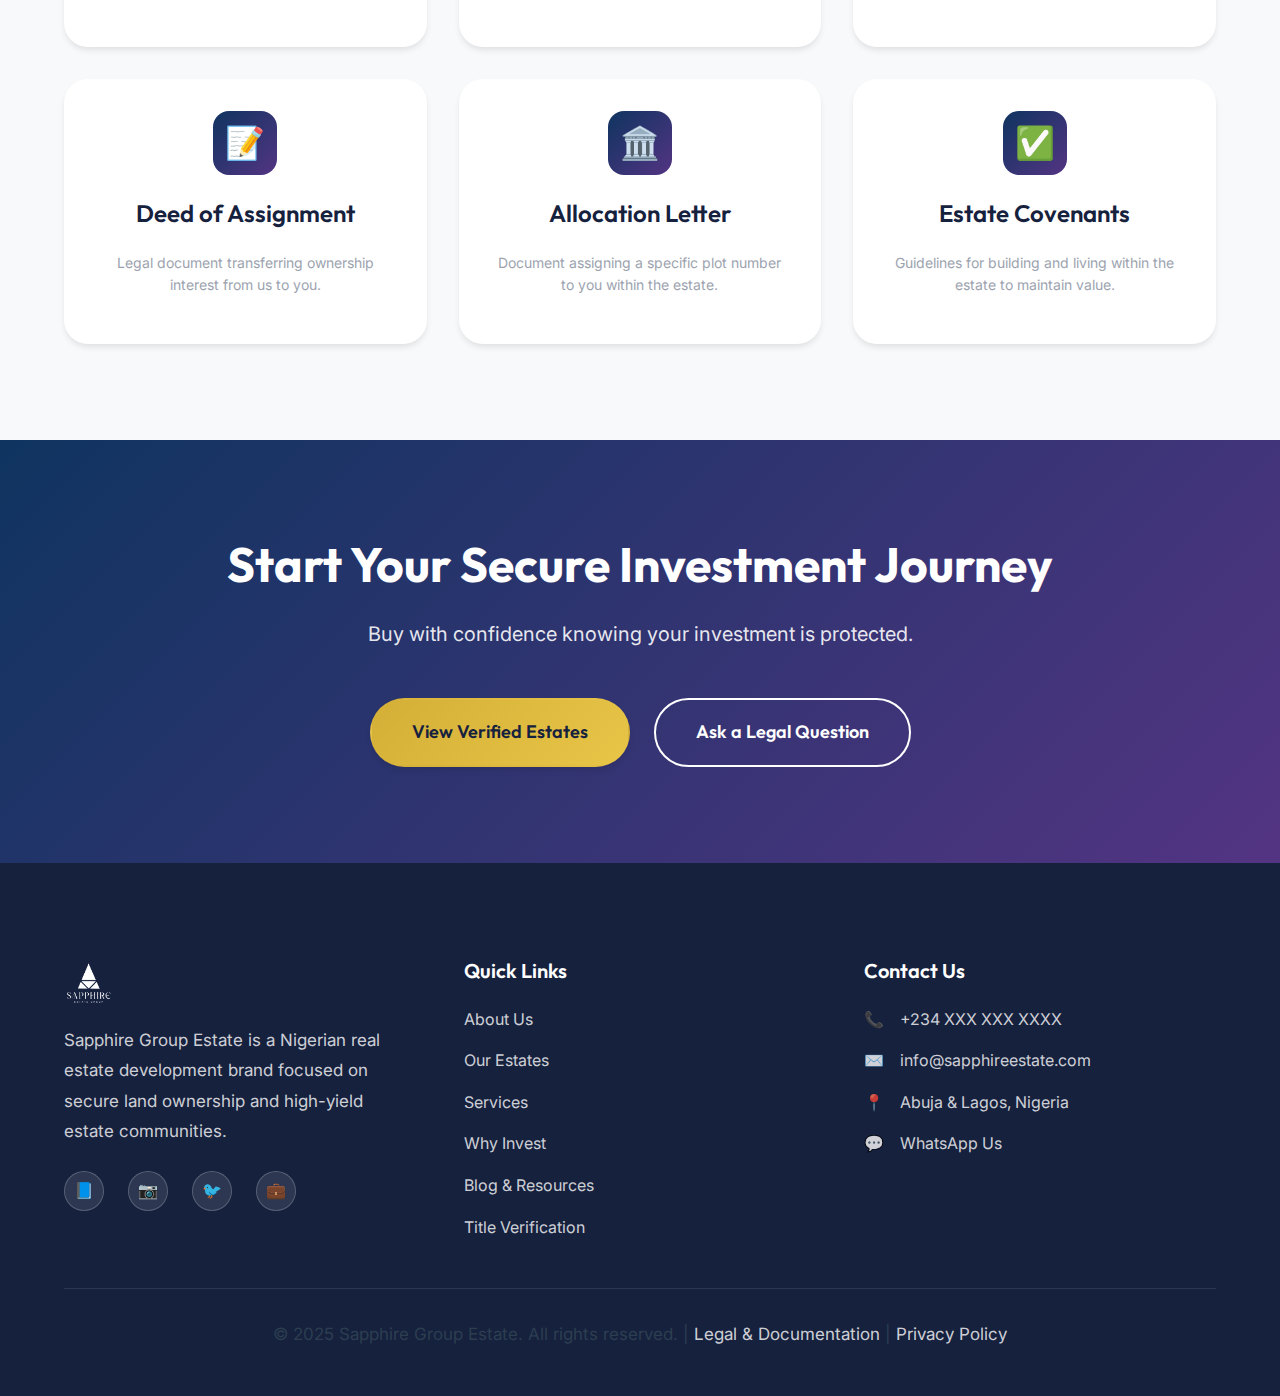
<file: legal.html>
<!DOCTYPE html>
<html lang="en">

<head>
    <meta charset="UTF-8">
    <meta name="viewport" content="width=device-width, initial-scale=1.0">
    <meta name="description"
        content="Title Verification & Legal Protection at Sapphire Group Estate. We prioritize title clarity and transparent transactions.">
    <title>Title Verification & Legal - Sapphire Group Estate</title>
    <link rel="stylesheet" href="css/styles.css">
</head>

<body>
    <!-- Header -->
    <header class="header" id="header">
        <nav class="nav container">
            <a href="index.html" class="nav-brand">
                <img src="images/SAPPHIRE GROUP - WHITE.png" alt="Sapphire Group Estate" class="nav-logo">
            </a>

            <div class="nav-menu" id="navMenu">
                <a href="index.html" class="nav-link">Home</a>
                <a href="about.html" class="nav-link">About</a>
                <a href="locations.html" class="nav-link">Locations</a>
                <a href="services.html" class="nav-link">Services</a>
                <a href="blog.html" class="nav-link">Blog</a>
                <a href="contact.html" class="nav-link">Contact</a>

                <div class="nav-cta">
                    <a href="contact.html#inspection" class="btn btn-secondary btn-sm">Book Inspection</a>
                    <a href="contact.html" class="btn btn-primary btn-sm">Contact Us</a>
                </div>
            </div>

            <button class="nav-toggle" id="navToggle">
                <span></span>
                <span></span>
                <span></span>
            </button>
        </nav>
    </header>

    <!-- Hero -->
    <section class="hero" style="min-height: 50vh;">
        <img src="images/hero-bg.png" alt="Legal Verification" class="hero-bg">
        <div class="hero-overlay"></div>
        <div class="hero-content">
            <h1>Your Precious Asset Must Be Protected</h1>
            <p class="lead">We prioritize title clarity and transparent transactions</p>
        </div>
    </section>

    <!-- Verification Promise -->
    <section class="section">
        <div class="container container-narrow text-center">
            <h2>Our Commitment to Security</h2>
            <p class="lead mb-xl">At Sapphire Group Estate, we believe that peace of mind is the most important part of
                any property transaction. That's why we ensure every estate has clear, verifiable titles before we open
                sales.</p>

            <div class="card bg-light">
                <h3 class="text-primary">Independent Verification Encouraged</h3>
                <p>We don't just tell you the title is clean — we give you the documents to verify it yourself. We
                    encourage all buyers to conduct independent searches with their lawyers or surveyors at the land
                    registry.</p>
            </div>
        </div>
    </section>

    <!-- Documents List -->
    <section class="section bg-light">
        <div class="container">
            <h2 class="text-center mb-xl">Documents You Receive</h2>

            <div class="grid grid-3">
                <div class="card text-center">
                    <div class="feature-icon">📜</div>
                    <h4>Contract of Sale</h4>
                    <p class="small-text text-gray">Legal agreement outlining terms of purchase and payment plan.</p>
                </div>

                <div class="card text-center">
                    <div class="feature-icon">🧾</div>
                    <h4>Payment Receipt</h4>
                    <p class="small-text text-gray">Official acknowledgement of all payments made.</p>
                </div>

                <div class="card text-center">
                    <div class="feature-icon">🗺️</div>
                    <h4>Survey Plan</h4>
                    <p class="small-text text-gray">Registered survey showing exact coordinates and boundaries of your
                        plot.</p>
                </div>

                <div class="card text-center">
                    <div class="feature-icon">📝</div>
                    <h4>Deed of Assignment</h4>
                    <p class="small-text text-gray">Legal document transferring ownership interest from us to you.</p>
                </div>

                <div class="card text-center">
                    <div class="feature-icon">🏛️</div>
                    <h4>Allocation Letter</h4>
                    <p class="small-text text-gray">Document assigning a specific plot number to you within the estate.
                    </p>
                </div>

                <div class="card text-center">
                    <div class="feature-icon">✅</div>
                    <h4>Estate Covenants</h4>
                    <p class="small-text text-gray">Guidelines for building and living within the estate to maintain
                        value.</p>
                </div>
            </div>
        </div>
    </section>

    <!-- CTA -->
    <section class="cta-section">
        <div class="container container-narrow">
            <h2>Start Your Secure Investment Journey</h2>
            <p>Buy with confidence knowing your investment is protected.</p>
            <div class="cta-buttons">
                <a href="locations.html" class="btn btn-primary btn-lg">View Verified Estates</a>
                <a href="contact.html" class="btn btn-secondary btn-lg">Ask a Legal Question</a>
            </div>
        </div>
    </section>

    <!-- Footer -->
    <footer class="footer">
        <div class="container">
            <div class="footer-content">
                <div class="footer-section">
                    <img src="images/SAPPHIRE GROUP - WHITE.png" alt="Sapphire Group Estate"
                        style="height: 50px; margin-bottom: 1rem;">
                    <p>Sapphire Group Estate is a Nigerian real estate development brand focused on secure land
                        ownership and high-yield estate communities.</p>
                    <div class="footer-social">
                        <a href="#" class="social-link" aria-label="Facebook">📘</a>
                        <a href="#" class="social-link" aria-label="Instagram">📷</a>
                        <a href="#" class="social-link" aria-label="Twitter">🐦</a>
                        <a href="#" class="social-link" aria-label="LinkedIn">💼</a>
                    </div>
                </div>

                <div class="footer-section">
                    <h4>Quick Links</h4>
                    <div class="footer-links">
                        <a href="about.html" class="footer-link">About Us</a>
                        <a href="locations.html" class="footer-link">Our Estates</a>
                        <a href="services.html" class="footer-link">Services</a>
                        <a href="index.html#why-invest" class="footer-link">Why Invest</a>
                        <a href="blog.html" class="footer-link">Blog & Resources</a>
                        <a href="legal.html" class="footer-link">Title Verification</a>
                    </div>
                </div>

                <div class="footer-section">
                    <h4>Contact Us</h4>
                    <div class="footer-contact">
                        <div class="footer-contact-item">
                            <span>📞</span>
                            <span>+234 XXX XXX XXXX</span>
                        </div>
                        <div class="footer-contact-item">
                            <span>✉️</span>
                            <span>info@sapphireestate.com</span>
                        </div>
                        <div class="footer-contact-item">
                            <span>📍</span>
                            <span>Abuja & Lagos, Nigeria</span>
                        </div>
                        <div class="footer-contact-item">
                            <span>💬</span>
                            <a href="https://wa.me/234XXXXXXXXXX" class="footer-link">WhatsApp Us</a>
                        </div>
                    </div>
                </div>
            </div>

            <div class="footer-bottom">
                <p>&copy; 2025 Sapphire Group Estate. All rights reserved. | <a href="legal.html"
                        class="footer-link">Legal & Documentation</a> | <a href="legal.html" class="footer-link">Privacy
                        Policy</a></p>
            </div>
        </div>
    </footer>

    <script src="js/main.js"></script>
</body>

</html>
</file>
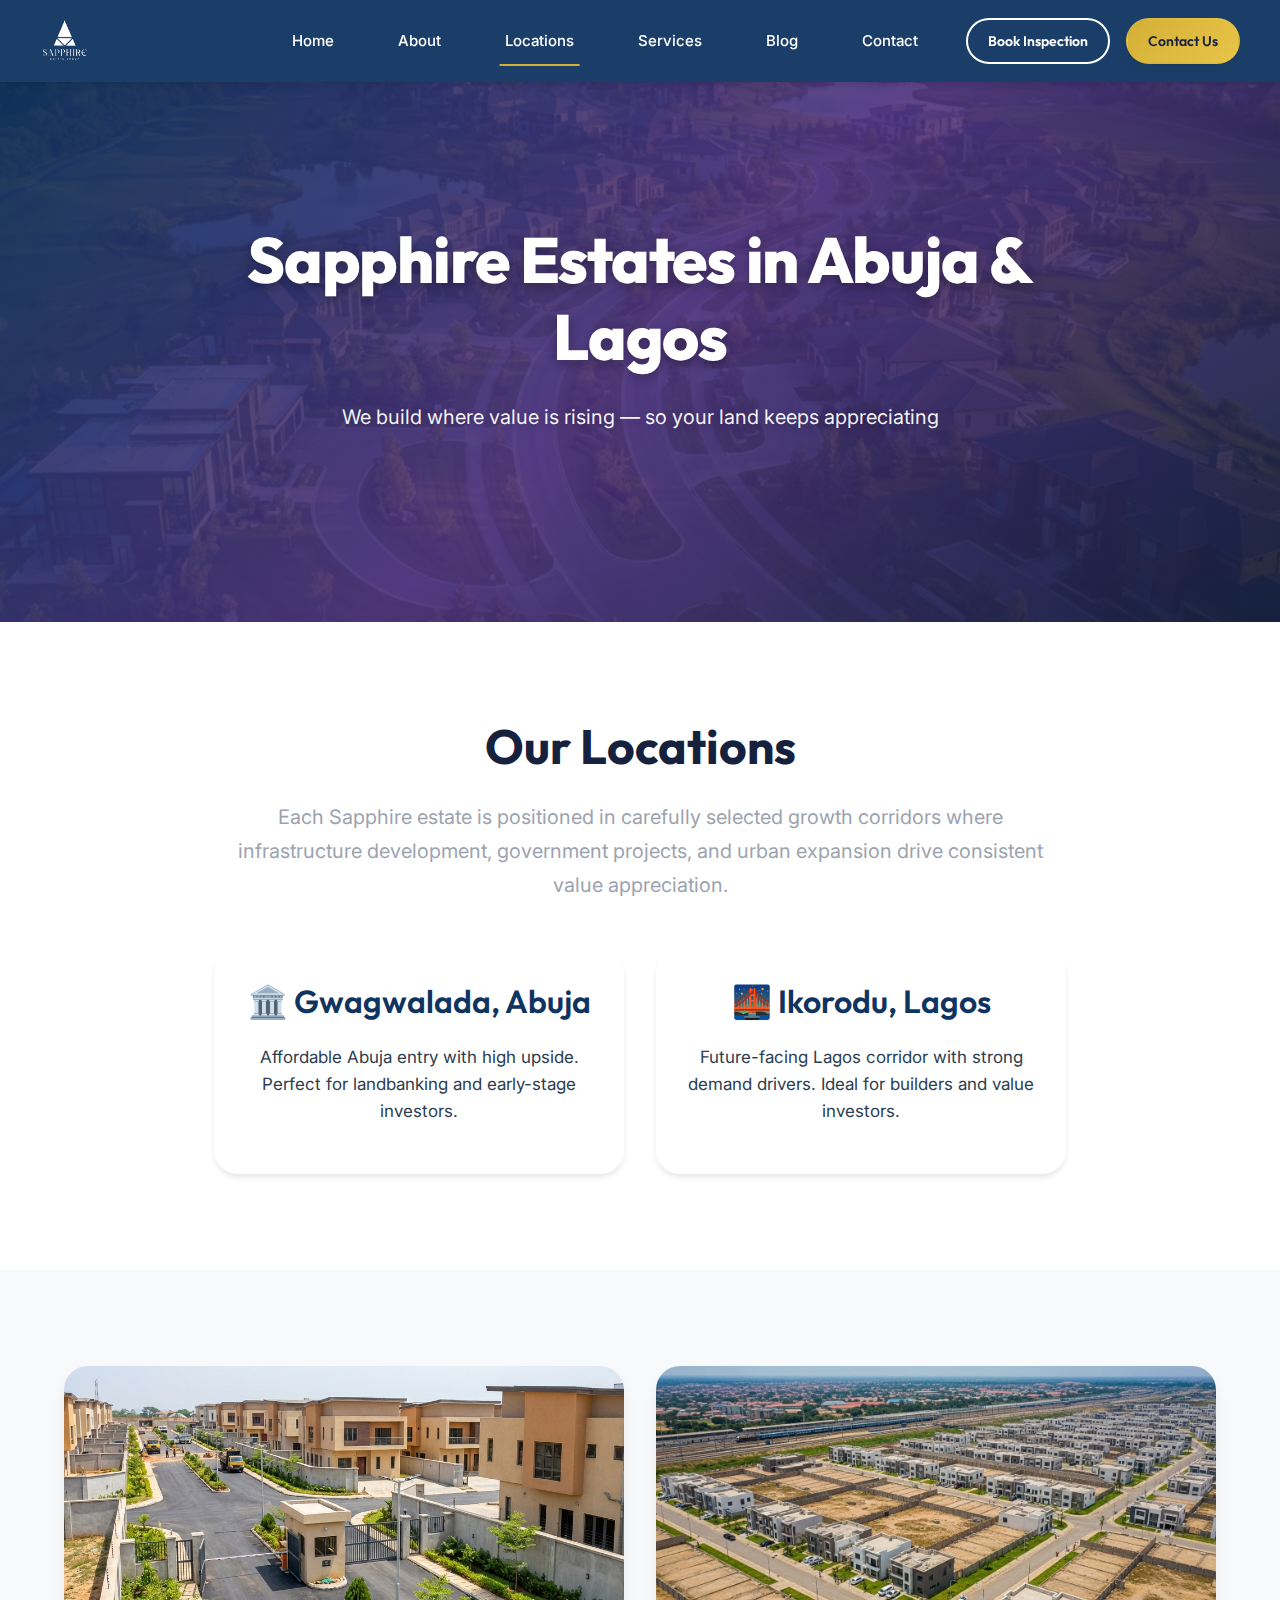
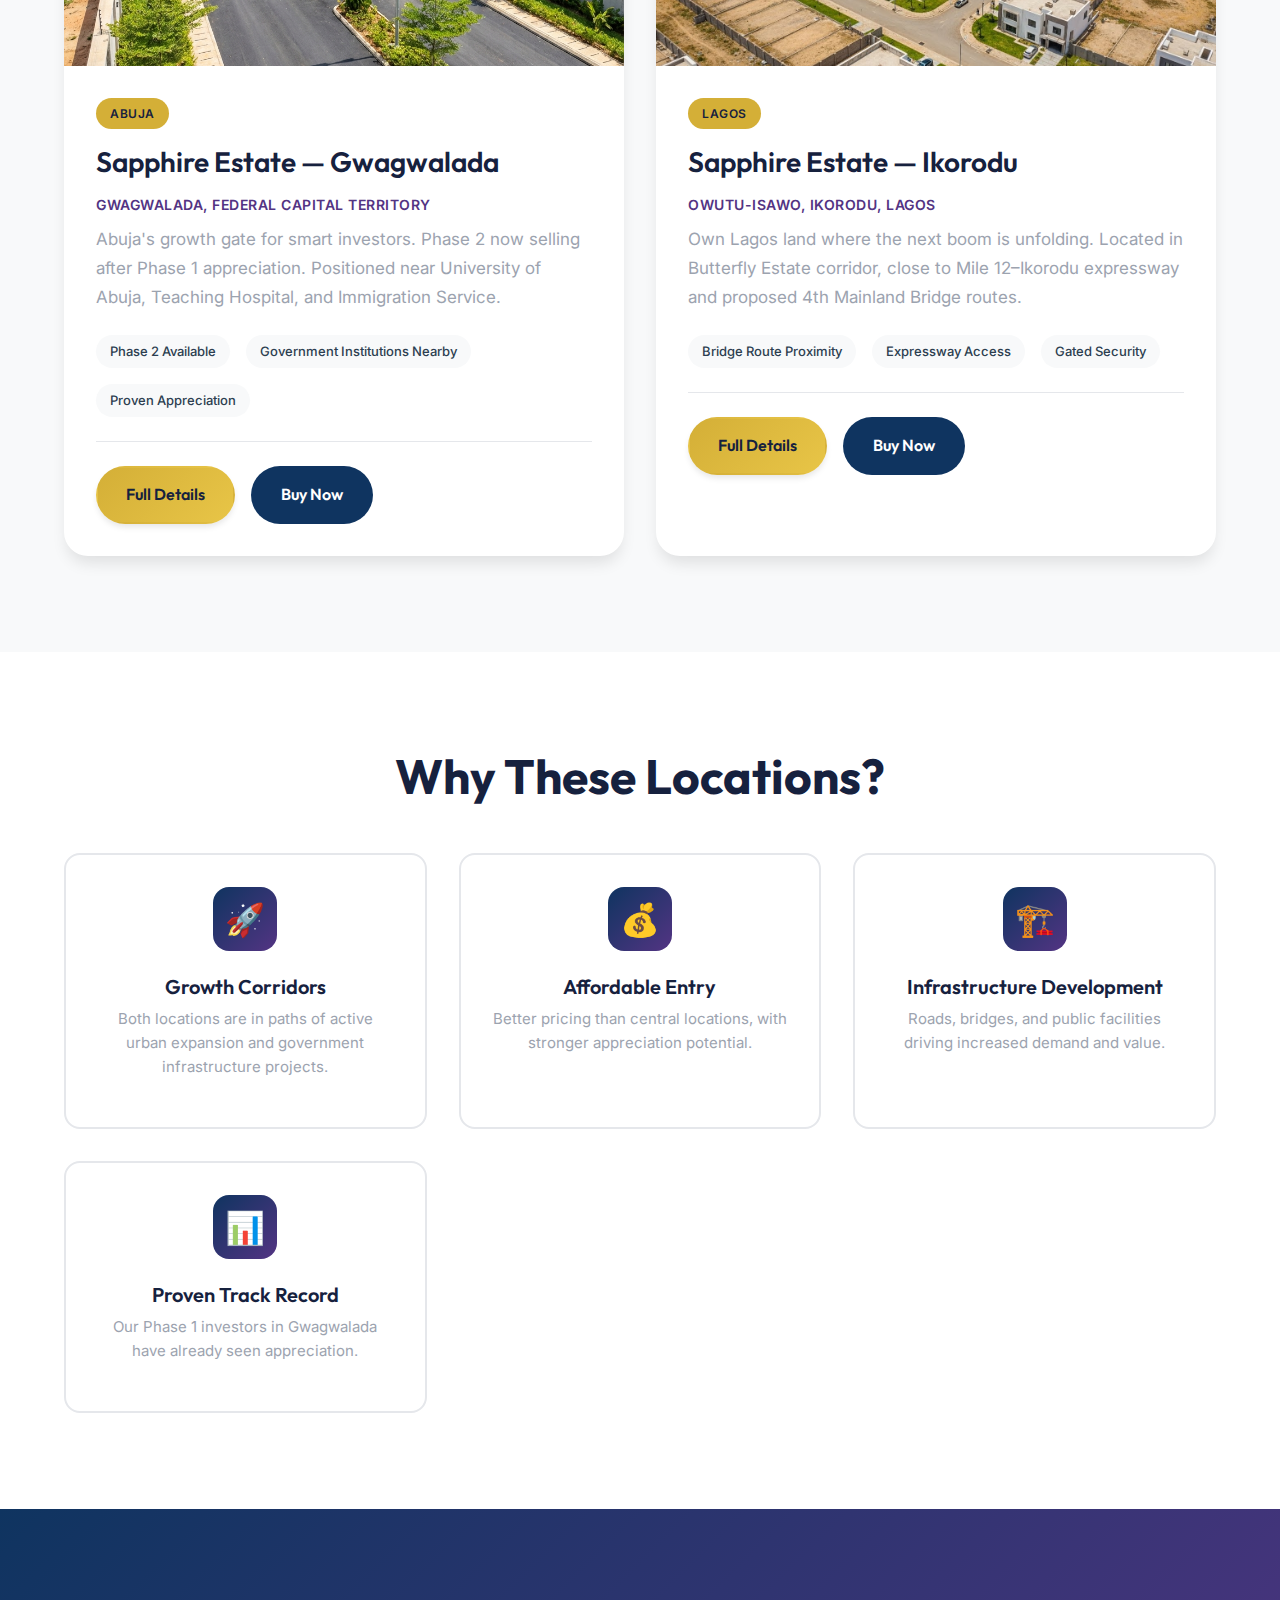
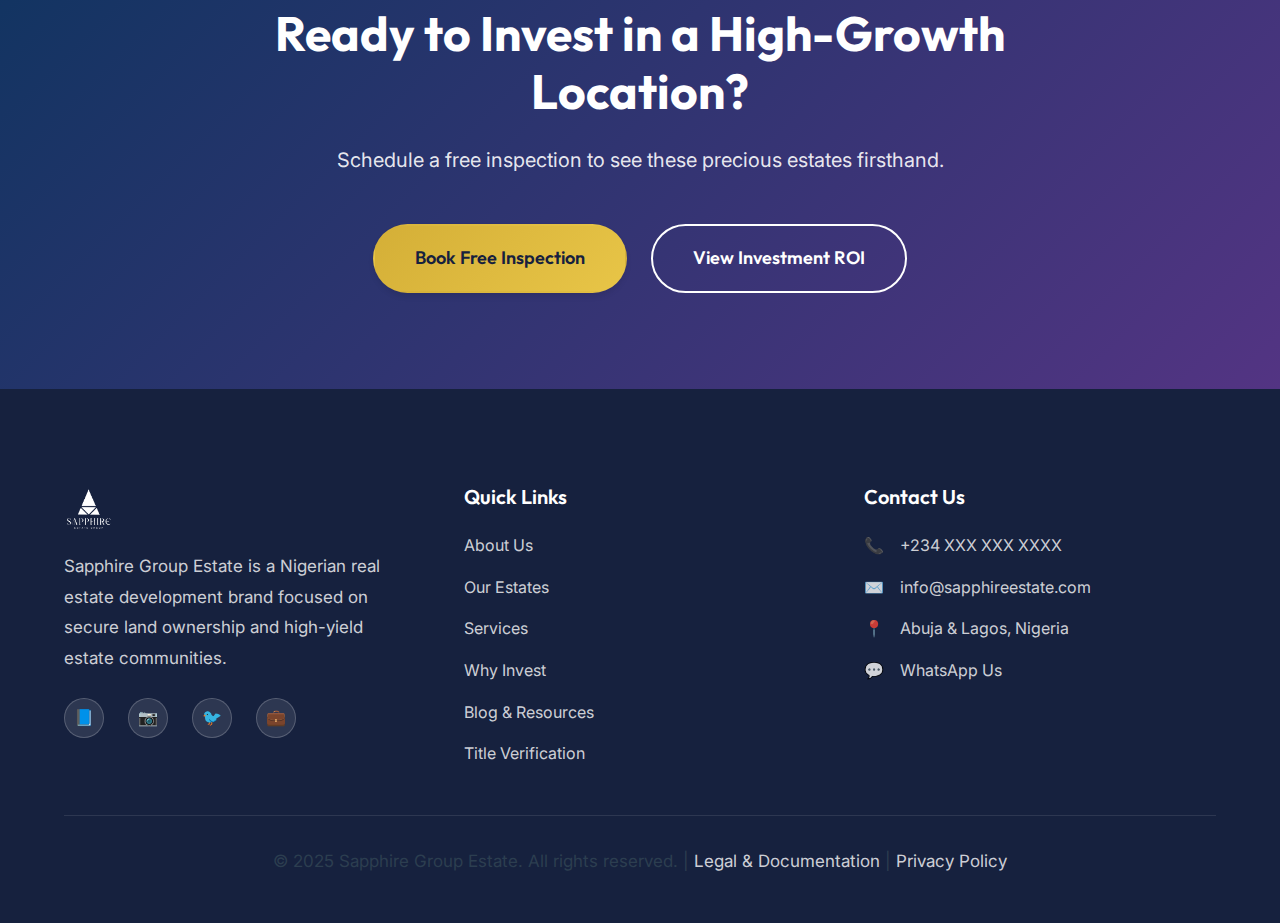
<file: locations.html>
<!DOCTYPE html>
<html lang="en">

<head>
    <meta charset="UTF-8">
    <meta name="viewport" content="width=device-width, initial-scale=1.0">
    <meta name="description"
        content="Explore Sapphire Estate locations in Gwagwalada (Abuja) and Ikorodu (Lagos). Premium, verified estates in high-growth corridors.">
    <title>Sapphire Estate Locations - Abuja & Lagos Properties</title>
    <link rel="stylesheet" href="css/styles.css">
</head>

<body>
    <!-- Header -->
    <header class="header" id="header">
        <nav class="nav container">
            <a href="index.html" class="nav-brand">
                <img src="images/SAPPHIRE GROUP - WHITE.png" alt="Sapphire Group Estate" class="nav-logo">
            </a>

            <div class="nav-menu" id="navMenu">
                <a href="index.html" class="nav-link">Home</a>
                <a href="about.html" class="nav-link">About</a>
                <a href="locations.html" class="nav-link active">Locations</a>
                <a href="services.html" class="nav-link">Services</a>
                <a href="blog.html" class="nav-link">Blog</a>
                <a href="contact.html" class="nav-link">Contact</a>

                <div class="nav-cta">
                    <a href="contact.html#inspection" class="btn btn-secondary btn-sm">Book Inspection</a>
                    <a href="contact.html" class="btn btn-primary btn-sm">Contact Us</a>
                </div>
            </div>

            <button class="nav-toggle" id="navToggle">
                <span></span>
                <span></span>
                <span></span>
            </button>
        </nav>
    </header>

    <!-- Page Hero -->
    <section class="hero" style="min-height: 60vh;">
        <img src="images/hero-bg.png" alt="Sapphire Estate Locations" class="hero-bg">
        <div class="hero-overlay"></div>
        <div class="hero-content">
            <h1>Sapphire Estates in Abuja & Lagos</h1>
            <p class="lead">We build where value is rising — so your land keeps appreciating</p>
        </div>
    </section>

    <!-- Location Overview -->
    <section class="section">
        <div class="container container-narrow text-center">
            <h2>Our Locations</h2>
            <p class="lead mb-xl">Each Sapphire estate is positioned in carefully selected growth corridors where
                infrastructure development, government projects, and urban expansion drive consistent value
                appreciation.</p>

            <div class="grid grid-2">
                <div class="card">
                    <h3 class="text-primary">🏛️ Gwagwalada, Abuja</h3>
                    <p>Affordable Abuja entry with high upside. Perfect for landbanking and early-stage investors.</p>
                </div>

                <div class="card">
                    <h3 class="text-primary">🌉 Ikorodu, Lagos</h3>
                    <p>Future-facing Lagos corridor with strong demand drivers. Ideal for builders and value investors.
                    </p>
                </div>
            </div>
        </div>
    </section>

    <!-- Location Cards -->
    <section class="section bg-light">
        <div class="container">
            <div class="grid grid-2">
                <!-- Gwagwalada -->
                <article class="estate-card">
                    <img src="images/gwagwalada-estate.png" alt="Sapphire Estate Gwagwalada" class="estate-card-image">
                    <div class="estate-card-content">
                        <span class="card-badge">Abuja</span>
                        <h3 class="estate-card-title">Sapphire Estate — Gwagwalada</h3>
                        <p class="estate-card-location">Gwagwalada, Federal Capital Territory</p>
                        <p class="estate-card-description">Abuja's growth gate for smart investors. Phase 2 now selling
                            after Phase 1 appreciation. Positioned near University of Abuja, Teaching Hospital, and
                            Immigration Service.</p>

                        <div class="estate-card-features">
                            <span class="estate-feature-tag">Phase 2 Available</span>
                            <span class="estate-feature-tag">Government Institutions Nearby</span>
                            <span class="estate-feature-tag">Proven Appreciation</span>
                        </div>

                        <div class="estate-card-actions">
                            <a href="gwagwalada.html" class="btn btn-primary">Full Details</a>
                            <a href="https://zfrmz.com/7VfiikCg9MpFuEYfFphD" class="btn btn-outline2">Buy Now</a>
                        </div>
                    </div>
                </article>

                <!-- Ikorodu -->
                <article class="estate-card">
                    <img src="images/ikorodu-estate.png" alt="Sapphire Estate Ikorodu" class="estate-card-image">
                    <div class="estate-card-content">
                        <span class="card-badge">Lagos</span>
                        <h3 class="estate-card-title">Sapphire Estate — Ikorodu</h3>
                        <p class="estate-card-location">Owutu-Isawo, Ikorodu, Lagos</p>
                        <p class="estate-card-description">Own Lagos land where the next boom is unfolding. Located in
                            Butterfly Estate corridor, close to Mile 12–Ikorodu expressway and proposed 4th Mainland
                            Bridge routes.</p>

                        <div class="estate-card-features">
                            <span class="estate-feature-tag">Bridge Route Proximity</span>
                            <span class="estate-feature-tag">Expressway Access</span>
                            <span class="estate-feature-tag">Gated Security</span>
                        </div>

                        <div class="estate-card-actions">
                            <a href="ikorodu.html" class="btn btn-primary">Full Details</a>
                            <a href="https://zfrmz.com/7VfiikCg9MpFuEYfFphD" class="btn btn-outline2">Buy Now</a>
                        </div>
                    </div>
                </article>
            </div>
        </div>
    </section>

    <!-- Why These Locations -->
    <section class="section">
        <div class="container">
            <h2 class="text-center mb-xl">Why These Locations?</h2>

            <div class="features-grid">
                <div class="feature-item">
                    <div class="feature-icon">🚀</div>
                    <h4 class="feature-title">Growth Corridors</h4>
                    <p class="feature-description">Both locations are in paths of active urban expansion and government
                        infrastructure projects.</p>
                </div>

                <div class="feature-item">
                    <div class="feature-icon">💰</div>
                    <h4 class="feature-title">Affordable Entry</h4>
                    <p class="feature-description">Better pricing than central locations, with stronger appreciation
                        potential.</p>
                </div>

                <div class="feature-item">
                    <div class="feature-icon">🏗️</div>
                    <h4 class="feature-title">Infrastructure Development</h4>
                    <p class="feature-description">Roads, bridges, and public facilities driving increased demand and
                        value.</p>
                </div>

                <div class="feature-item">
                    <div class="feature-icon">📊</div>
                    <h4 class="feature-title">Proven Track Record</h4>
                    <p class="feature-description">Our Phase 1 investors in Gwagwalada have already seen appreciation.
                    </p>
                </div>
            </div>
        </div>
    </section>

    <!-- CTA -->
    <section class="cta-section">
        <div class="container container-narrow">
            <h2>Ready to Invest in a High-Growth Location?</h2>
            <p>Schedule a free inspection to see these precious estates firsthand.</p>
            <div class="cta-buttons">
                <a href="contact.html#inspection" class="btn btn-primary btn-lg">Book Free Inspection</a>
                <a href="index.html#why-invest" class="btn btn-secondary btn-lg">View Investment ROI</a>
            </div>
        </div>
    </section>

    <!-- Footer -->
    <footer class="footer">
        <div class="container">
            <div class="footer-content">
                <div class="footer-section">
                    <img src="images/SAPPHIRE GROUP - WHITE.png" alt="Sapphire Group Estate"
                        style="height: 50px; margin-bottom: 1rem;">
                    <p>Sapphire Group Estate is a Nigerian real estate development brand focused on secure land
                        ownership and high-yield estate communities.</p>
                    <div class="footer-social">
                        <a href="#" class="social-link" aria-label="Facebook">📘</a>
                        <a href="#" class="social-link" aria-label="Instagram">📷</a>
                        <a href="#" class="social-link" aria-label="Twitter">🐦</a>
                        <a href="#" class="social-link" aria-label="LinkedIn">💼</a>
                    </div>
                </div>

                <div class="footer-section">
                    <h4>Quick Links</h4>
                    <div class="footer-links">
                        <a href="about.html" class="footer-link">About Us</a>
                        <a href="locations.html" class="footer-link">Our Estates</a>
                        <a href="services.html" class="footer-link">Services</a>
                        <a href="index.html#why-invest" class="footer-link">Why Invest</a>
                        <a href="blog.html" class="footer-link">Blog & Resources</a>
                        <a href="legal.html" class="footer-link">Title Verification</a>
                    </div>
                </div>

                <div class="footer-section">
                    <h4>Contact Us</h4>
                    <div class="footer-contact">
                        <div class="footer-contact-item">
                            <span>📞</span>
                            <span>+234 XXX XXX XXXX</span>
                        </div>
                        <div class="footer-contact-item">
                            <span>✉️</span>
                            <span>info@sapphireestate.com</span>
                        </div>
                        <div class="footer-contact-item">
                            <span>📍</span>
                            <span>Abuja & Lagos, Nigeria</span>
                        </div>
                        <div class="footer-contact-item">
                            <span>💬</span>
                            <a href="https://wa.me/234XXXXXXXXXX" class="footer-link">WhatsApp Us</a>
                        </div>
                    </div>
                </div>
            </div>

            <div class="footer-bottom">
                <p>&copy; 2025 Sapphire Group Estate. All rights reserved. | <a href="legal.html"
                        class="footer-link">Legal & Documentation</a> | <a href="legal.html" class="footer-link">Privacy
                        Policy</a></p>
            </div>
        </div>
    </footer>

    <script src="js/main.js"></script>
</body>

</html>
</file>
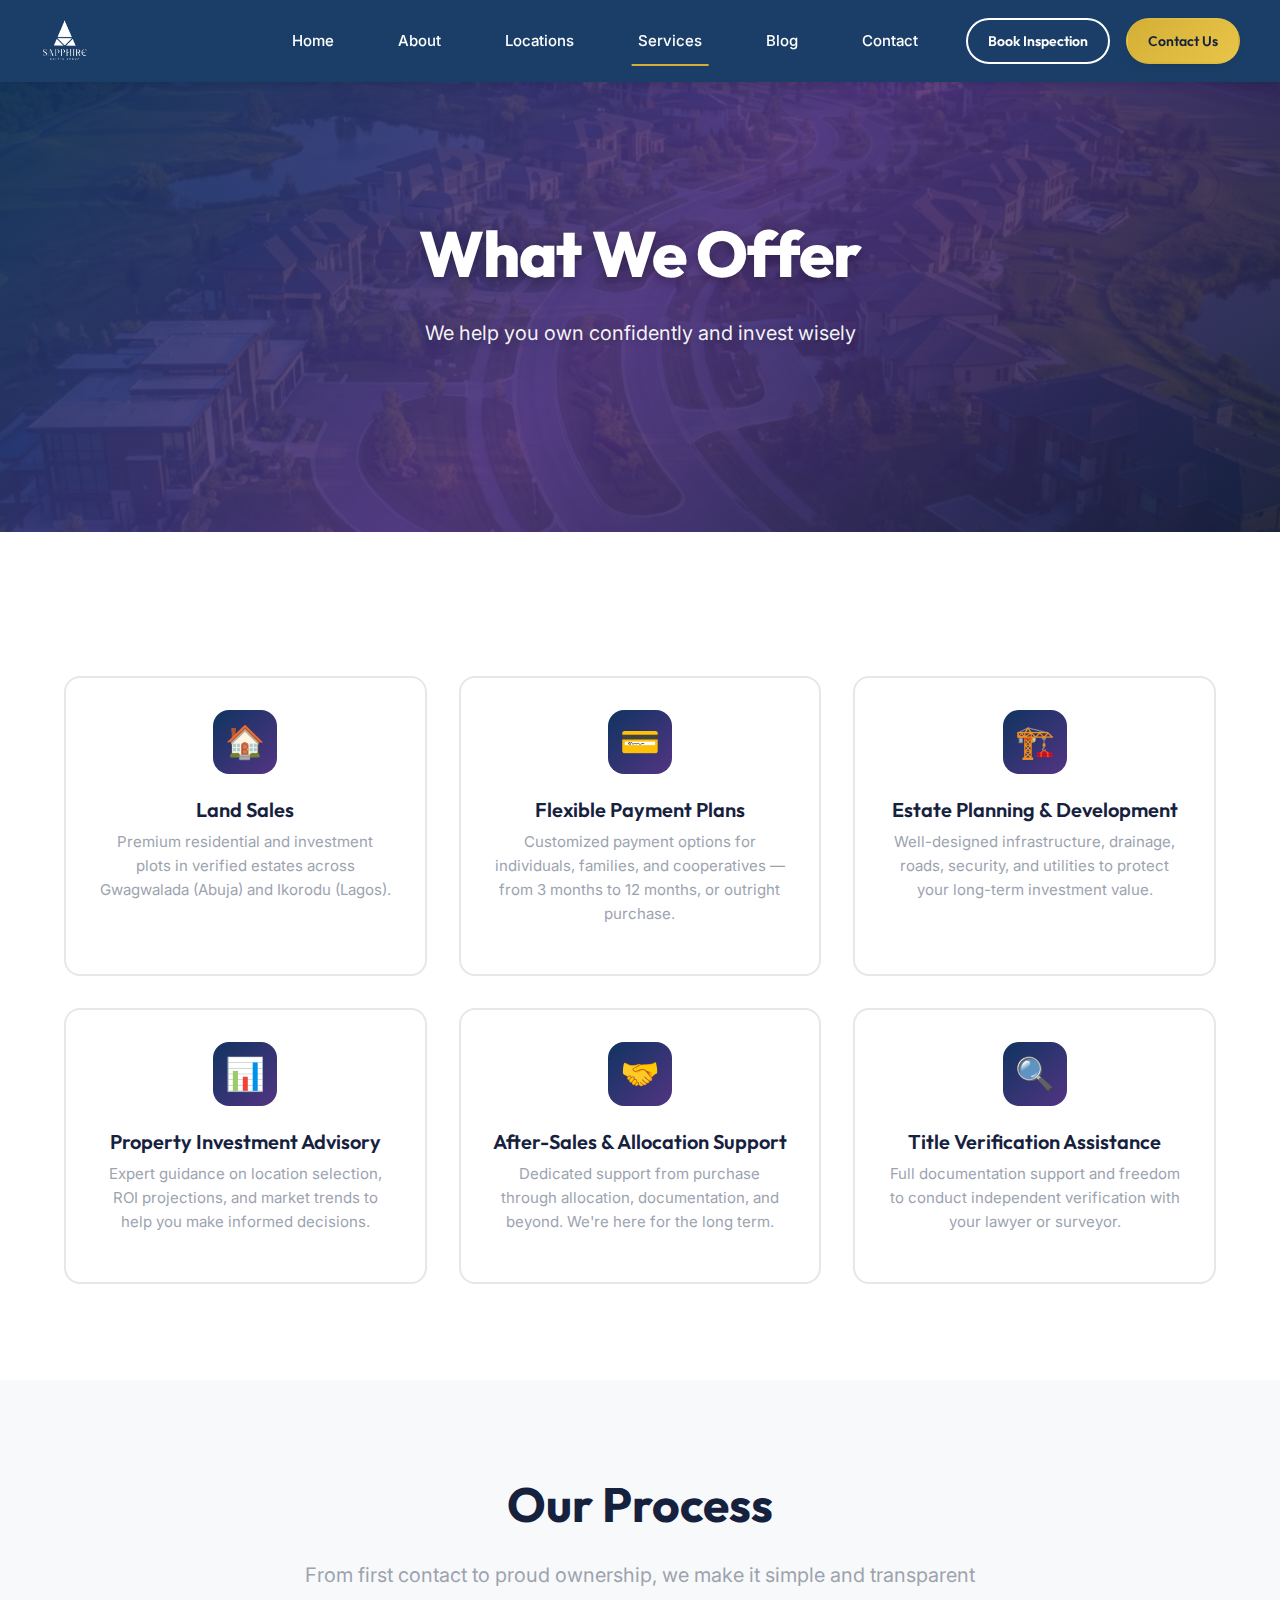
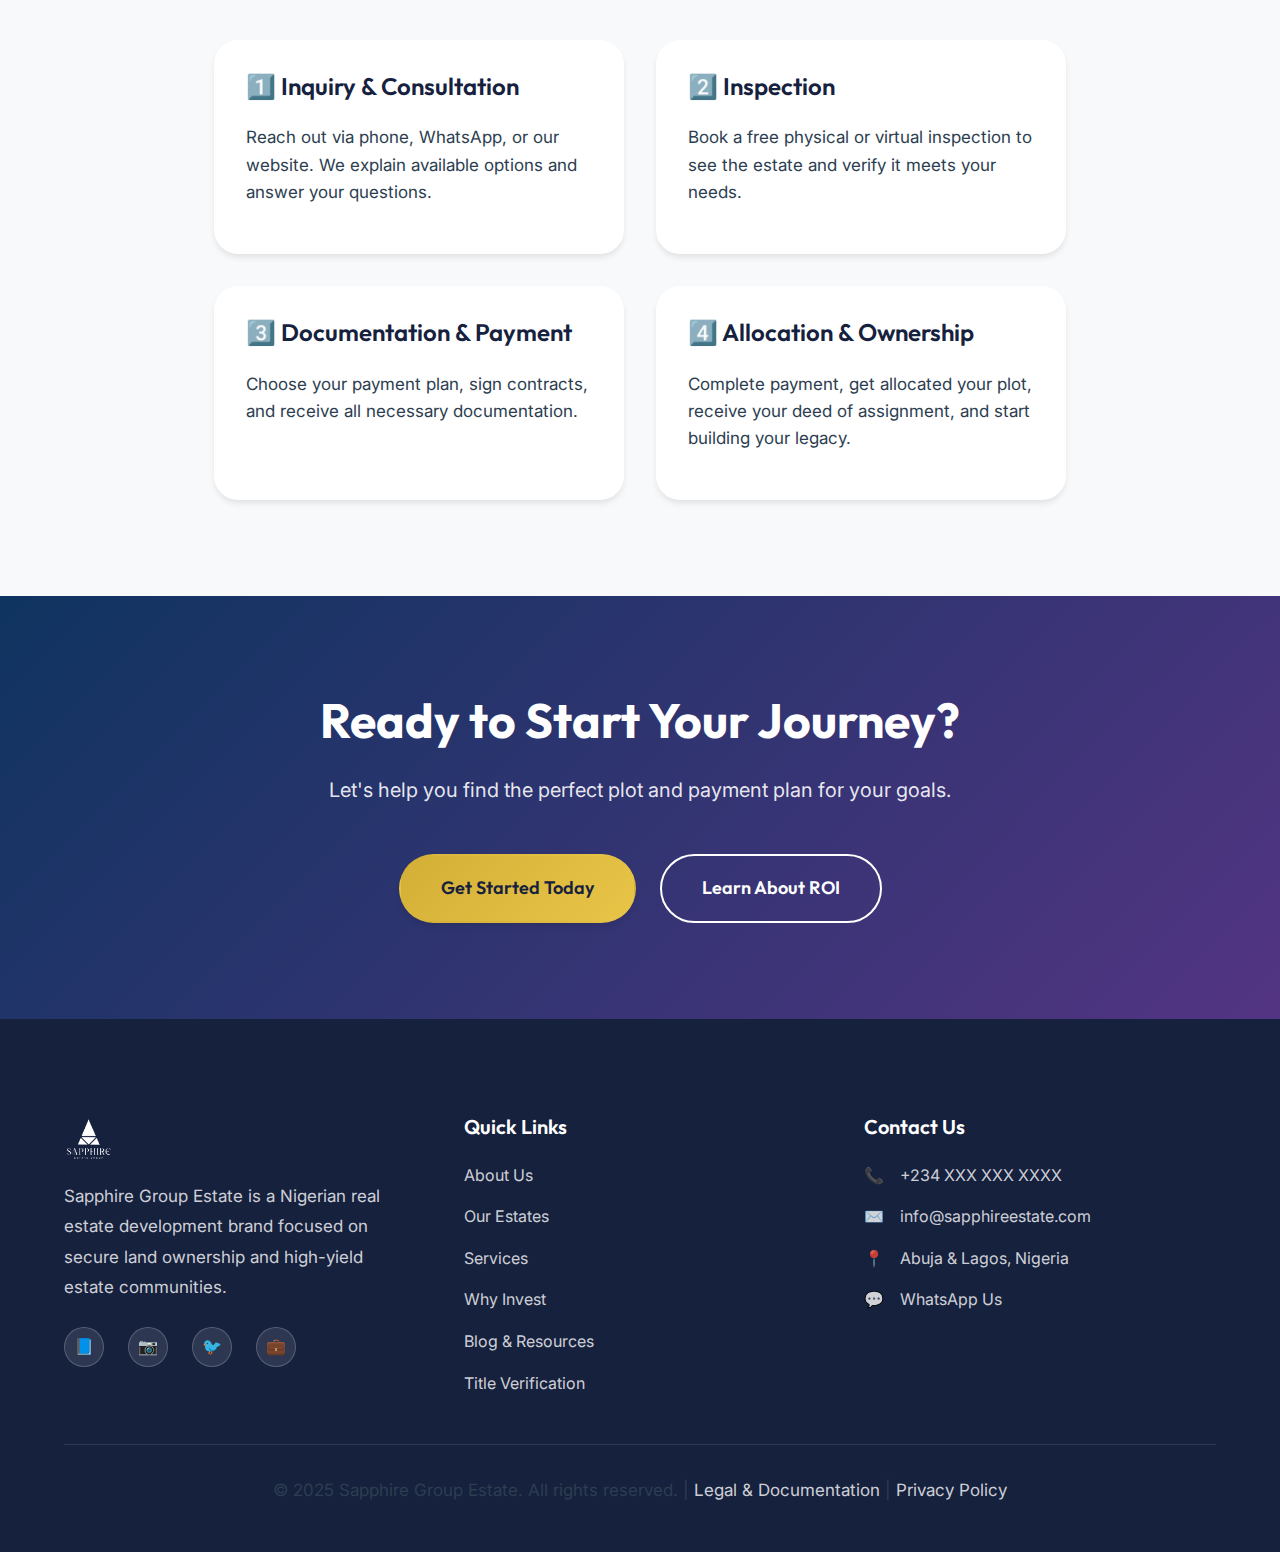
<file: services.html>
<!DOCTYPE html>
<html lang="en">

<head>
    <meta charset="UTF-8">
    <meta name="viewport" content="width=device-width, initial-scale=1.0">
    <meta name="description"
        content="Sapphire Group Estate services - land sales, flexible payments, estate planning, investment advisory, and after-sales support.">
    <title>Our Services - Sapphire Group Estate</title>
    <link rel="stylesheet" href="css/styles.css">
</head>

<body>
    <!-- Header -->
    <header class="header" id="header">
        <nav class="nav container">
            <a href="index.html" class="nav-brand">
                <img src="images/SAPPHIRE GROUP - WHITE.png" alt="Sapphire Group Estate" class="nav-logo">
            </a>

            <div class="nav-menu" id="navMenu">
                <a href="index.html" class="nav-link">Home</a>
                <a href="about.html" class="nav-link">About</a>
                <a href="locations.html" class="nav-link">Locations</a>
                <a href="services.html" class="nav-link active">Services</a>
                <a href="blog.html" class="nav-link">Blog</a>
                <a href="contact.html" class="nav-link">Contact</a>

                <div class="nav-cta">
                    <a href="contact.html#inspection" class="btn btn-secondary btn-sm">Book Inspection</a>
                    <a href="contact.html" class="btn btn-primary btn-sm">Contact Us</a>
                </div>
            </div>

            <button class="nav-toggle" id="navToggle">
                <span></span>
                <span></span>
                <span></span>
            </button>
        </nav>
    </header>

    <!-- Hero -->
    <section class="hero" style="min-height: 50vh;">
        <img src="images/hero-bg.png" alt="Our Services" class="hero-bg">
        <div class="hero-overlay"></div>
        <div class="hero-content">
            <h1>What We Offer</h1>
            <p class="lead">We help you own confidently and invest wisely</p>
        </div>
    </section>

    <!-- Services -->
    <section class="section">
        <div class="container">
            <div class="features-grid">
                <div class="feature-item">
                    <div class="feature-icon">🏠</div>
                    <h3 class="feature-title">Land Sales</h3>
                    <p class="feature-description">Premium residential and investment plots in verified estates across
                        Gwagwalada (Abuja) and Ikorodu (Lagos).</p>
                </div>

                <div class="feature-item">
                    <div class="feature-icon">💳</div>
                    <h3 class="feature-title">Flexible Payment Plans</h3>
                    <p class="feature-description">Customized payment options for individuals, families, and
                        cooperatives — from 3 months to 12 months, or outright purchase.</p>
                </div>

                <div class="feature-item">
                    <div class="feature-icon">🏗️</div>
                    <h3 class="feature-title">Estate Planning & Development</h3>
                    <p class="feature-description">Well-designed infrastructure, drainage, roads, security, and
                        utilities to protect your long-term investment value.</p>
                </div>

                <div class="feature-item">
                    <div class="feature-icon">📊</div>
                    <h3 class="feature-title">Property Investment Advisory</h3>
                    <p class="feature-description">Expert guidance on location selection, ROI projections, and market
                        trends to help you make informed decisions.</p>
                </div>

                <div class="feature-item">
                    <div class="feature-icon">🤝</div>
                    <h3 class="feature-title">After-Sales & Allocation Support</h3>
                    <p class="feature-description">Dedicated support from purchase through allocation, documentation,
                        and beyond. We're here for the long term.</p>
                </div>

                <div class="feature-item">
                    <div class="feature-icon">🔍</div>
                    <h3 class="feature-title">Title Verification Assistance</h3>
                    <p class="feature-description">Full documentation support and freedom to conduct independent
                        verification with your lawyer or surveyor.</p>
                </div>
            </div>
        </div>
    </section>

    <!-- Process -->
    <section class="section bg-light">
        <div class="container container-narrow text-center">
            <h2>Our Process</h2>
            <p class="lead mb-xl">From first contact to proud ownership, we make it simple and transparent</p>

            <div class="grid grid-2" style="text-align: left;">
                <div class="card">
                    <h4>1️⃣ Inquiry & Consultation</h4>
                    <p>Reach out via phone, WhatsApp, or our website. We explain available options and answer your
                        questions.</p>
                </div>

                <div class="card">
                    <h4>2️⃣ Inspection</h4>
                    <p>Book a free physical or virtual inspection to see the estate and verify it meets your needs.</p>
                </div>

                <div class="card">
                    <h4>3️⃣ Documentation & Payment</h4>
                    <p>Choose your payment plan, sign contracts, and receive all necessary documentation.</p>
                </div>

                <div class="card">
                    <h4>4️⃣ Allocation & Ownership</h4>
                    <p>Complete payment, get allocated your plot, receive your deed of assignment, and start building
                        your legacy.</p>
                </div>
            </div>
        </div>
    </section>

    <!-- CTA -->
    <section class="cta-section">
        <div class="container container-narrow">
            <h2>Ready to Start Your Journey?</h2>
            <p>Let's help you find the perfect plot and payment plan for your goals.</p>
            <div class="cta-buttons">
                <a href="contact.html" class="btn btn-primary btn-lg">Get Started Today</a>
                <a href="index.html#why-invest" class="btn btn-secondary btn-lg">Learn About ROI</a>
            </div>
        </div>
    </section>

    <!-- Footer -->
    <footer class="footer">
        <div class="container">
            <div class="footer-content">
                <div class="footer-section">
                    <img src="images/SAPPHIRE GROUP - WHITE.png" alt="Sapphire Group Estate"
                        style="height: 50px; margin-bottom: 1rem;">
                    <p>Sapphire Group Estate is a Nigerian real estate development brand focused on secure land
                        ownership and high-yield estate communities.</p>
                    <div class="footer-social">
                        <a href="#" class="social-link" aria-label="Facebook">📘</a>
                        <a href="#" class="social-link" aria-label="Instagram">📷</a>
                        <a href="#" class="social-link" aria-label="Twitter">🐦</a>
                        <a href="#" class="social-link" aria-label="LinkedIn">💼</a>
                    </div>
                </div>

                <div class="footer-section">
                    <h4>Quick Links</h4>
                    <div class="footer-links">
                        <a href="about.html" class="footer-link">About Us</a>
                        <a href="locations.html" class="footer-link">Our Estates</a>
                        <a href="services.html" class="footer-link">Services</a>
                        <a href="index.html#why-invest" class="footer-link">Why Invest</a>
                        <a href="blog.html" class="footer-link">Blog & Resources</a>
                        <a href="legal.html" class="footer-link">Title Verification</a>
                    </div>
                </div>

                <div class="footer-section">
                    <h4>Contact Us</h4>
                    <div class="footer-contact">
                        <div class="footer-contact-item">
                            <span>📞</span>
                            <span>+234 XXX XXX XXXX</span>
                        </div>
                        <div class="footer-contact-item">
                            <span>✉️</span>
                            <span>info@sapphireestate.com</span>
                        </div>
                        <div class="footer-contact-item">
                            <span>📍</span>
                            <span>Abuja & Lagos, Nigeria</span>
                        </div>
                        <div class="footer-contact-item">
                            <span>💬</span>
                            <a href="https://wa.me/234XXXXXXXXXX" class="footer-link">WhatsApp Us</a>
                        </div>
                    </div>
                </div>
            </div>

            <div class="footer-bottom">
                <p>&copy; 2025 Sapphire Group Estate. All rights reserved. | <a href="legal.html"
                        class="footer-link">Legal & Documentation</a> | <a href="legal.html" class="footer-link">Privacy
                        Policy</a></p>
            </div>
        </div>
    </footer>

    <script src="js/main.js"></script>
</body>

</html>
</file>
<file: css/styles.css>
/* ========================================
   SAPPHIRE GROUP ESTATE - DESIGN SYSTEM
   Premium Real Estate Website Styles
   ======================================== */

/* ========== IMPORTS ========== */
@import url('https://fonts.googleapis.com/css2?family=Outfit:wght@300;400;500;600;700;800&family=Inter:wght@300;400;500;600;700&display=swap');

/* ========== CSS VARIABLES ========== */
:root {
  /* Sapphire Color Palette */
  --sapphire-deep: #0F3460;
  --sapphire-royal: #16213E;
  --sapphire-accent: #533483;
  --sapphire-light: #6B5B93;
  --gold-accent: #D4AF37;
  --gold-light: #E8C547;
  
  /* Neutrals */
  --white: #FFFFFF;
  --off-white: #F8F9FA;
  --light-gray: #E5E7EB;
  --gray: #9CA3AF;
  --dark-gray: #2C3E50;
  --black: #1A1A1A;
  
  /* Functional Colors */
  --success: #10B981;
  --warning: #F59E0B;
  --error: #EF4444;
  
  /* Typography */
  --font-heading: 'Outfit', sans-serif;
  --font-body: 'Inter', sans-serif;
  
  /* Spacing */
  --spacing-xs: 0.5rem;
  --spacing-sm: 1rem;
  --spacing-md: 1.5rem;
  --spacing-lg: 2rem;
  --spacing-xl: 3rem;
  --spacing-2xl: 4rem;
  --spacing-3xl: 6rem;
  
  /* Border Radius */
  --radius-sm: 0.375rem;
  --radius-md: 0.5rem;
  --radius-lg: 1rem;
  --radius-xl: 1.5rem;
  --radius-full: 9999px;
  
  /* Shadows */
  --shadow-sm: 0 1px 2px 0 rgba(0, 0, 0, 0.05);
  --shadow-md: 0 4px 6px -1px rgba(0, 0, 0, 0.1);
  --shadow-lg: 0 10px 15px -3px rgba(0, 0, 0, 0.1);
  --shadow-xl: 0 20px 25px -5px rgba(0, 0, 0, 0.1);
  --shadow-glow: 0 0 20px rgba(212, 175, 55, 0.3);
  
  /* Transitions */
  --transition-fast: 0.15s ease;
  --transition-base: 0.3s ease;
  --transition-slow: 0.5s ease;
  
  /* Z-index */
  --z-dropdown: 1000;
  --z-sticky: 1020;
  --z-fixed: 1030;
  --z-modal-backdrop: 1040;
  --z-modal: 1050;
  --z-popover: 1060;
  --z-tooltip: 1070;
}

/* ========== RESET & BASE ========== */
*,
*::before,
*::after {
  box-sizing: border-box;
  margin: 0;
  padding: 0;
}

html {
  scroll-behavior: smooth;
  font-size: 16px;
}

body {
  font-family: var(--font-body);
  font-size: 1rem;
  line-height: 1.6;
  color: var(--dark-gray);
  background-color: var(--white);
  overflow-x: hidden;
  -webkit-font-smoothing: antialiased;
  -moz-osx-font-smoothing: grayscale;
}

img {
  max-width: 100%;
  height: auto;
  display: block;
}

a {
  text-decoration: none;
  color: inherit;
  transition: var(--transition-base);
}

ul {
  list-style: none;
}

button {
  font-family: inherit;
  cursor: pointer;
  border: none;
  background: none;
}

/* ========== TYPOGRAPHY ========== */
h1, h2, h3, h4, h5, h6 {
  font-family: var(--font-heading);
  font-weight: 700;
  line-height: 1.2;
  color: var(--sapphire-royal);
  margin-bottom: var(--spacing-md);
}

h1 {
  font-size: clamp(2.5rem, 5vw, 4rem);
  font-weight: 800;
  letter-spacing: -0.02em;
}

h2 {
  font-size: clamp(2rem, 4vw, 3rem);
  font-weight: 700;
}

h3 {
  font-size: clamp(1.5rem, 3vw, 2rem);
  font-weight: 600;
}

h4 {
  font-size: clamp(1.25rem, 2.5vw, 1.5rem);
  font-weight: 600;
}

h5 {
  font-size: 1.125rem;
  font-weight: 500;
}

h6 {
  font-size: 1rem;
  font-weight: 500;
}

p {
  margin-bottom: var(--spacing-sm);
  color: var(--dark-gray);
  font-size: 1.0625rem;
}

.lead {
  font-size: 1.25rem;
  font-weight: 400;
  line-height: 1.7;
  color: var(--gray);
}

.small-text {
  font-size: 0.875rem;
}

.text-gradient {
  background: linear-gradient(135deg, var(--sapphire-deep) 0%, var(--sapphire-accent) 100%);
  -webkit-background-clip: text;
  -webkit-text-fill-color: transparent;
  background-clip: text;
}

/* ========== LAYOUT UTILITIES ========== */
.container {
  width: 100%;
  max-width: 1200px;
  margin: 0 auto;
  padding: 0 var(--spacing-md);
}

.container-wide {
  max-width: 1400px;
}

.container-narrow {
  max-width: 900px;
}

.section {
  padding: var(--spacing-3xl) 0;
}

.section-sm {
  padding: var(--spacing-2xl) 0;
}

.grid {
  display: grid;
  gap: var(--spacing-lg);
}

.grid-2 {
  grid-template-columns: repeat(auto-fit, minmax(300px, 1fr));
}

.grid-3 {
  grid-template-columns: repeat(auto-fit, minmax(280px, 1fr));
}

.grid-4 {
  grid-template-columns: repeat(auto-fit, minmax(250px, 1fr));
}

.flex {
  display: flex;
  gap: var(--spacing-md);
}

.flex-center {
  display: flex;
  align-items: center;
  justify-content: center;
}

.flex-between {
  display: flex;
  align-items: center;
  justify-content: space-between;
}

.text-center {
  text-align: center;
}

/* ========== HEADER & NAVIGATION ========== */
.header {
  position: sticky;
  top: 0;
  z-index: var(--z-sticky);
  background: rgba(15, 52, 96, 0.95);
  backdrop-filter: blur(10px);
  box-shadow: var(--shadow-md);
  transition: var(--transition-base);
}

.header.scrolled {
  background: rgba(15, 52, 96, 0.98);
  box-shadow: var(--shadow-lg);
}

.nav {
  display: flex;
  align-items: center;
  justify-content: space-between;
  padding: var(--spacing-sm) 0;
  min-height: 80px;
}

.nav-logo {
  height: 50px;
  width: auto;
}

.nav-menu {
  display: flex;
  align-items: center;
  gap: var(--spacing-lg);
}

.nav-link {
  color: var(--white);
  font-weight: 500;
  font-size: 0.9375rem;
  padding: var(--spacing-xs) var(--spacing-sm);
  border-radius: var(--radius-md);
  transition: var(--transition-base);
  position: relative;
}

.nav-link::after {
  content: '';
  position: absolute;
  bottom: -5px;
  left: 50%;
  transform: translateX(-50%) scaleX(0);
  width: 80%;
  height: 2px;
  background: var(--gold-accent);
  transition: transform var(--transition-base);
}

.nav-link:hover::after,
.nav-link.active::after {
  transform: translateX(-50%) scaleX(1);
}

.nav-link:hover {
  color: var(--gold-light);
}

.nav-cta {
  display: flex;
  gap: var(--spacing-sm);
  align-items: center;
}

.nav-toggle {
  display: none;
  flex-direction: column;
  gap: 5px;
  background: transparent;
  border: none;
  cursor: pointer;
  padding: var(--spacing-xs);
}

.nav-toggle span {
  width: 25px;
  height: 3px;
  background: var(--white);
  border-radius: 2px;
  transition: var(--transition-base);
}

.nav-toggle.active span:nth-child(1) {
  transform: rotate(45deg) translate(7px, 7px);
}

.nav-toggle.active span:nth-child(2) {
  opacity: 0;
}

.nav-toggle.active span:nth-child(3) {
  transform: rotate(-45deg) translate(7px, -7px);
}

/* ========== BUTTONS ========== */
.btn {
  display: inline-flex;
  align-items: center;
  justify-content: center;
  gap: var(--spacing-xs);
  padding: 0.875rem 1.75rem;
  font-family: var(--font-heading);
  font-size: 1rem;
  font-weight: 600;
  border-radius: var(--radius-full);
  transition: all var(--transition-base);
  cursor: pointer;
  border: 2px solid transparent;
  text-align: center;
  white-space: nowrap;
}

.btn-primary {
  background: linear-gradient(135deg, var(--gold-accent) 0%, var(--gold-light) 100%);
  color: var(--sapphire-royal);
  box-shadow: var(--shadow-md);
}

.btn-primary:hover {
  transform: translateY(-2px);
  box-shadow: var(--shadow-xl), var(--shadow-glow);
}

.btn-secondary {
  background: transparent;
  color: var(--white);
  border: 2px solid var(--white);
}

.btn-secondary:hover {
  background: var(--white);
  color: var(--sapphire-deep);
  transform: translateY(-2px);
}

.btn-outline {
  background: transparent;
  color: var(--sapphire-deep);
  border: 2px solid var(--sapphire-deep);
}

.btn-outline:hover {
  background: var(--sapphire-deep);
  color: var(--white);
}

.btn-outline2 {
  background: var(--sapphire-deep);
  color: var(--white);
}
.btn-outline2:hover {
  background: transparent;
  color: var(--sapphire-deep);
  border: 2px solid var(--sapphire-deep);
}

.btn-ghost {
  background: transparent;
  color: var(--sapphire-deep);
  padding: 0.5rem 1rem;
}

.btn-ghost:hover {
  background: var(--off-white);
}

.btn-sm {
  padding: 0.625rem 1.25rem;
  font-size: 0.875rem;
}

.btn-lg {
  padding: 1.125rem 2.5rem;
  font-size: 1.125rem;
}

.btn-icon {
  width: 48px;
  height: 48px;
  padding: 0;
  border-radius: 50%;
}

/* ========== CARDS ========== */
.card {
  background: var(--white);
  border-radius: var(--radius-xl);
  padding: var(--spacing-lg);
  box-shadow: var(--shadow-md);
  transition: all var(--transition-base);
  height: 100%;
}

.card:hover {
  transform: translateY(-5px);
  box-shadow: var(--shadow-xl);
}

.card-glass {
  background: rgba(255, 255, 255, 0.1);
  backdrop-filter: blur(10px);
  border: 1px solid rgba(255, 255, 255, 0.2);
  color: var(--white);
}

.card-image {
  width: 100%;
  height: 220px;
  object-fit: cover;
  border-radius: var(--radius-lg);
  margin-bottom: var(--spacing-md);
}

.card-title {
  font-size: 1.5rem;
  margin-bottom: var(--spacing-sm);
}

.card-text {
  color: var(--gray);
  margin-bottom: var(--spacing-md);
}

.card-badge {
  display: inline-block;
  padding: 0.375rem 0.875rem;
  background: var(--gold-accent);
  color: var(--sapphire-royal);
  font-size: 0.75rem;
  font-weight: 600;
  border-radius: var(--radius-full);
  text-transform: uppercase;
  letter-spacing: 0.5px;
  margin-bottom: var(--spacing-sm);
}

/* ========== HERO SECTION ========== */
.hero {
  position: relative;
  min-height: 90vh;
  display: flex;
  align-items: center;
  justify-content: center;
  text-align: center;
  color: var(--white);
  overflow: hidden;
}

.hero-bg {
  position: absolute;
  top: 0;
  left: 0;
  width: 100%;
  height: 100%;
  object-fit: cover;
  z-index: -2;
}

.hero-overlay {
  position: absolute;
  top: 0;
  left: 0;
  width: 100%;
  height: 100%;
  background: linear-gradient(135deg, 
    rgba(15, 52, 96, 0.9) 0%, 
    rgba(83, 52, 131, 0.85) 50%,
    rgba(22, 33, 62, 0.9) 100%);
  z-index: -1;
}

.hero-content {
  max-width: 900px;
  padding: var(--spacing-2xl) var(--spacing-md);
  z-index: 1;
}

.hero h1 {
  color: var(--white);
  margin-bottom: var(--spacing-md);
  text-shadow: 0 4px 12px rgba(0, 0, 0, 0.3);
}

.hero .lead {
  color: rgba(255, 255, 255, 0.95);
  margin-bottom: var(--spacing-xl);
  font-size: 1.25rem;
  text-shadow: 0 2px 8px rgba(0, 0, 0, 0.2);
}

.hero-cta {
  display: flex;
  flex-wrap: wrap;
  gap: var(--spacing-md);
  justify-content: center;
  margin-bottom: var(--spacing-xl);
}

.trust-badges {
  display: flex;
  flex-wrap: wrap;
  gap: var(--spacing-md);
  justify-content: center;
  align-items: center;
  margin-top: var(--spacing-xl);
}

.trust-badge {
  display: flex;
  align-items: center;
  gap: var(--spacing-xs);
  font-size: 0.9375rem;
  font-weight: 500;
  color: rgba(255, 255, 255, 0.95);
  padding: 0.5rem 1rem;
  background: rgba(255, 255, 255, 0.1);
  backdrop-filter: blur(10px);
  border-radius: var(--radius-full);
  border: 1px solid rgba(255, 255, 255, 0.2);
}

.trust-badge::before {
  content: '✅';
  font-size: 1.125rem;
}

/* ========== ESTATE CARDS ========== */
.estate-card {
  background: var(--white);
  border-radius: var(--radius-xl);
  overflow: hidden;
  box-shadow: var(--shadow-lg);
  transition: all var(--transition-base);
}

.estate-card:hover {
  transform: translateY(-8px);
  box-shadow: var(--shadow-xl);
}

.estate-card-image {
  width: 100%;
  height: 300px;
  object-fit: cover;
  position: relative;
}

.estate-card-content {
  padding: var(--spacing-lg);
}

.estate-card-location {
  font-size: 0.875rem;
  color: var(--sapphire-accent);
  font-weight: 600;
  text-transform: uppercase;
  letter-spacing: 0.5px;
  margin-bottom: var(--spacing-xs);
}

.estate-card-title {
  font-size: 1.75rem;
  margin-bottom: var(--spacing-sm);
  color: var(--sapphire-royal);
}

.estate-card-description {
  color: var(--gray);
  margin-bottom: var(--spacing-md);
  line-height: 1.7;
}

.estate-card-features {
  display: flex;
  flex-wrap: wrap;
  gap: var(--spacing-sm);
  margin-bottom: var(--spacing-md);
}

.estate-feature-tag {
  padding: 0.375rem 0.875rem;
  background: var(--off-white);
  color: var(--dark-gray);
  font-size: 0.8125rem;
  border-radius: var(--radius-full);
  font-weight: 500;
}

.estate-card-actions {
  display: flex;
  flex-wrap: wrap;
  gap: var(--spacing-sm);
  padding-top: var(--spacing-md);
  border-top: 1px solid var(--light-gray);
}

/* ========== FEATURES GRID ========== */
.features-grid {
  display: grid;
  grid-template-columns: repeat(auto-fit, minmax(280px, 1fr));
  gap: var(--spacing-lg);
  margin-top: var(--spacing-xl);
}

.feature-item {
  padding: var(--spacing-lg);
  background: var(--white);
  border-radius: var(--radius-lg);
  text-align: center;
  transition: var(--transition-base);
  border: 2px solid var(--light-gray);
}

.feature-item:hover {
  border-color: var(--sapphire-accent);
  transform: translateY(-5px);
  box-shadow: var(--shadow-lg);
}

.feature-icon {
  width: 64px;
  height: 64px;
  margin: 0 auto var(--spacing-md);
  background: linear-gradient(135deg, var(--sapphire-deep), var(--sapphire-accent));
  border-radius: var(--radius-lg);
  display: flex;
  align-items: center;
  justify-content: center;
  font-size: 2rem;
  color: var(--white);
}

.feature-title {
  font-size: 1.25rem;
  margin-bottom: var(--spacing-xs);
  color: var(--sapphire-royal);
}

.feature-description {
  color: var(--gray);
  font-size: 0.9375rem;
  line-height: 1.6;
}

/* ========== TESTIMONIALS ========== */
.testimonial-card {
  background: var(--white);
  padding: var(--spacing-xl);
  border-radius: var(--radius-xl);
  box-shadow: var(--shadow-md);
  position: relative;
  border-left: 4px solid var(--gold-accent);
}

.testimonial-quote {
  font-size: 1.125rem;
  line-height: 1.8;
  color: var(--dark-gray);
  margin-bottom: var(--spacing-md);
  font-style: italic;
}

.testimonial-quote::before {
  content: '"';
  font-size: 3rem;
  color: var(--sapphire-light);
  opacity: 0.3;
  position: absolute;
  top: var(--spacing-md);
  left: var(--spacing-md);
}

.testimonial-author {
  display: flex;
  align-items: center;
  gap: var(--spacing-md);
  margin-top: var(--spacing-lg);
}

.testimonial-avatar {
  width: 56px;
  height: 56px;
  border-radius: 50%;
  background: linear-gradient(135deg, var(--sapphire-deep), var(--sapphire-accent));
  display: flex;
  align-items: center;
  justify-content: center;
  color: var(--white);
  font-weight: 700;
  font-size: 1.25rem;
}

.testimonial-info h5 {
  margin-bottom: 0.25rem;
  color: var(--sapphire-royal);
}

.testimonial-info p {
  font-size: 0.875rem;
  color: var(--gray);
  margin: 0;
}

/* ========== FAQ ACCORDION ========== */
.faq-accordion {
  max-width: 800px;
  margin: 0 auto;
}

.faq-item {
  background: var(--white);
  border-radius: var(--radius-lg);
  margin-bottom: var(--spacing-md);
  border: 2px solid var(--light-gray);
  overflow: hidden;
  transition: var(--transition-base);
}

.faq-item.active {
  border-color: var(--sapphire-accent);
  box-shadow: var(--shadow-md);
}

.faq-question {
  width: 100%;
  padding: var(--spacing-md) var(--spacing-lg);
  background: transparent;
  border: none;
  text-align: left;
  font-size: 1.125rem;
  font-weight: 600;
  color: var(--sapphire-royal);
  cursor: pointer;
  display: flex;
  justify-content: space-between;
  align-items: center;
  transition: var(--transition-base);
}

.faq-question:hover {
  color: var(--sapphire-accent);
}

.faq-icon {
  font-size: 1.5rem;
  color: var(--sapphire-accent);
  transition: transform var(--transition-base);
}

.faq-item.active .faq-icon {
  transform: rotate(45deg);
}

.faq-answer {
  max-height: 0;
  overflow: hidden;
  transition: max-height var(--transition-slow);
}

.faq-item.active .faq-answer {
  max-height: 500px;
}

.faq-answer-content {
  padding: 0 var(--spacing-lg) var(--spacing-lg);
  color: var(--gray);
  line-height: 1.7;
}

/* ========== FORMS ========== */
.form-group {
  margin-bottom: var(--spacing-md);
}

.form-label {
  display: block;
  margin-bottom: var(--spacing-xs);
  font-weight: 500;
  color: var(--sapphire-royal);
}

.form-input,
.form-textarea,
.form-select {
  width: 100%;
  padding: 0.875rem 1rem;
  font-family: var(--font-body);
  font-size: 1rem;
  border: 2px solid var(--light-gray);
  border-radius: var(--radius-md);
  background: var(--white);
  color: var(--dark-gray);
  transition: var(--transition-base);
}

.form-input:focus,
.form-textarea:focus,
.form-select:focus {
  outline: none;
  border-color: var(--sapphire-accent);
  box-shadow: 0 0 0 3px rgba(83, 52, 131, 0.1);
}

.form-textarea {
  min-height: 150px;
  resize: vertical;
}

.form-error {
  color: var(--error);
  font-size: 0.875rem;
  margin-top: var(--spacing-xs);
  display: none;
}

.form-group.error .form-input,
.form-group.error .form-textarea,
.form-group.error .form-select {
  border-color: var(--error);
}

.form-group.error .form-error {
  display: block;
}

/* ========== FOOTER ========== */
.footer {
  background: var(--sapphire-royal);
  color: var(--white);
  padding: var(--spacing-3xl) 0 var(--spacing-lg);
}

.footer-content {
  display: grid;
  grid-template-columns: repeat(auto-fit, minmax(250px, 1fr));
  gap: var(--spacing-xl);
  margin-bottom: var(--spacing-xl);
}

.footer-section h4 {
  color: var(--white);
  margin-bottom: var(--spacing-md);
  font-size: 1.25rem;
}

.footer-section p {
  color: rgba(255, 255, 255, 0.8);
  line-height: 1.8;
}

.footer-links {
  display: flex;
  flex-direction: column;
  gap: var(--spacing-sm);
}

.footer-link {
  color: rgba(255, 255, 255, 0.8);
  transition: var(--transition-base);
  display: inline-block;
}

.footer-link:hover {
  color: var(--gold-accent);
  transform: translateX(5px);
}

.footer-contact {
  display: flex;
  flex-direction: column;
  gap: var(--spacing-sm);
}

.footer-contact-item {
  display: flex;
  align-items: center;
  gap: var(--spacing-sm);
  color: rgba(255, 255, 255, 0.8);
}

.footer-social {
  display: flex;
  gap: var(--spacing-md);
  margin-top: var(--spacing-md);
}

.social-link {
  width: 40px;
  height: 40px;
  background: rgba(255, 255, 255, 0.1);
  border-radius: 50%;
  display: flex;
  align-items: center;
  justify-content: center;
  color: var(--white);
  transition: var(--transition-base);
  border: 1px solid rgba(255, 255, 255, 0.2);
}

.social-link:hover {
  background: var(--gold-accent);
  color: var(--sapphire-royal);
  transform: translateY(-3px);
}

.footer-bottom {
  text-align: center;
  padding-top: var(--spacing-lg);
  border-top: 1px solid rgba(255, 255, 255, 0.1);
  color: rgba(255, 255, 255, 0.6);
}

/* ========== CTA SECTIONS ========== */
.cta-section {
  background: linear-gradient(135deg, var(--sapphire-deep) 0%, var(--sapphire-accent) 100%);
  color: var(--white);
  padding: var(--spacing-3xl) 0;
  text-align: center;
}

.cta-section h2 {
  color: var(--white);
  margin-bottom: var(--spacing-md);
}

.cta-section p {
  color: rgba(255, 255, 255, 0.9);
  font-size: 1.25rem;
  margin-bottom: var(--spacing-xl);
}

.cta-buttons {
  display: flex;
  flex-wrap: wrap;
  gap: var(--spacing-md);
  justify-content: center;
}

/* ========== UTILITIES ========== */
.mb-sm { margin-bottom: var(--spacing-sm); }
.mb-md { margin-bottom: var(--spacing-md); }
.mb-lg { margin-bottom: var(--spacing-lg); }
.mb-xl { margin-bottom: var(--spacing-xl); }
.mt-sm { margin-top: var(--spacing-sm); }
.mt-md { margin-top: var(--spacing-md); }
.mt-lg { margin-top: var(--spacing-lg); }
.mt-xl { margin-top: var(--spacing-xl); }

.bg-primary { background-color: var(--sapphire-deep); }
.bg-secondary { background-color: var(--sapphire-accent); }
.bg-light { background-color: var(--off-white); }
.bg-white { background-color: var(--white); }

.text-primary { color: var(--sapphire-deep); }
.text-secondary { color: var(--sapphire-accent); }
.text-gold { color: var(--gold-accent); }
.text-white { color: var(--white); }
.text-gray { color: var(--gray); }

.reveal {
  opacity: 0;
  transform: translateY(30px);
  transition: all 0.8s ease;
}

.reveal.active {
  opacity: 1;
  transform: translateY(0);
}

/* ========== MODAL/POPUP ========== */
.modal {
  display: none;
  position: fixed;
  top: 0;
  left: 0;
  width: 100%;
  height: 100%;
  background: rgba(0, 0, 0, 0.7);
  z-index: var(--z-modal);
  align-items: center;
  justify-content: center;
}

.modal.active {
  display: flex;
}

.modal-content {
  background: var(--white);
  border-radius: var(--radius-xl);
  padding: var(--spacing-xl);
  max-width: 500px;
  width: 90%;
  position: relative;
  box-shadow: var(--shadow-xl);
}

.modal-close {
  position: absolute;
  top: var(--spacing-md);
  right: var(--spacing-md);
  width: 32px;
  height: 32px;
  border-radius: 50%;
  background: var(--light-gray);
  display: flex;
  align-items: center;
  justify-content: center;
  cursor: pointer;
  transition: var(--transition-base);
  font-size: 1.25rem;
  color: var(--dark-gray);
}

.modal-close:hover {
  background: var(--sapphire-deep);
  color: var(--white);
}

/* ========== RESPONSIVE ========== */
@media (max-width: 1024px) {
  :root {
    --spacing-3xl: 4rem;
  }
  
  .grid-3,
  .grid-4 {
    grid-template-columns: repeat(auto-fit, minmax(250px, 1fr));
  }
}

@media (max-width: 768px) {
  :root {
    --spacing-xl: 2rem;
    --spacing-2xl: 3rem;
    --spacing-3xl: 3rem;
  }
  
  .nav-menu {
    position: fixed;
    top: 80px;
    left: -100%;
    width: 100%;
    height: calc(100vh - 80px);
    background: var(--sapphire-royal);
    flex-direction: column;
    padding: var(--spacing-xl);
    gap: var(--spacing-md);
    transition: left var(--transition-base);
    align-items: flex-start;
  }
  
  .nav-menu.active {
    left: 0;
  }
  
  .nav-toggle {
    display: flex;
  }
  
  .nav-cta {
    flex-direction: column;
    width: 100%;
  }
  
  .nav-cta .btn {
    width: 100%;
  }
  
  .hero {
    min-height: 80vh;
  }
  
  .hero-cta {
    flex-direction: column;
  }
  
  .hero-cta .btn {
    width: 100%;
    max-width: 300px;
  }
  
  .trust-badges {
    flex-direction: column;
    gap: var(--spacing-sm);
  }
  
  .grid-2,
  .grid-3,
  .grid-4 {
    grid-template-columns: 1fr;
  }
  
  .features-grid {
    grid-template-columns: 1fr;
  }
  
  .footer-content {
    grid-template-columns: 1fr;
  }
  
  .cta-buttons {
    flex-direction: column;
  }
  
  .cta-buttons .btn {
    width: 100%;
    max-width: 300px;
  }
  
  .estate-card-actions {
    flex-direction: column;
  }
  
  .estate-card-actions .btn {
    width: 100%;
  }
}

@media (max-width: 480px) {
  .section {
    padding: var(--spacing-2xl) 0;
  }
  
  .card,
  .estate-card-content {
    padding: var(--spacing-md);
  }
  
  .btn {
    padding: 0.75rem 1.5rem;
    font-size: 0.9375rem;
  }
}
</file>
